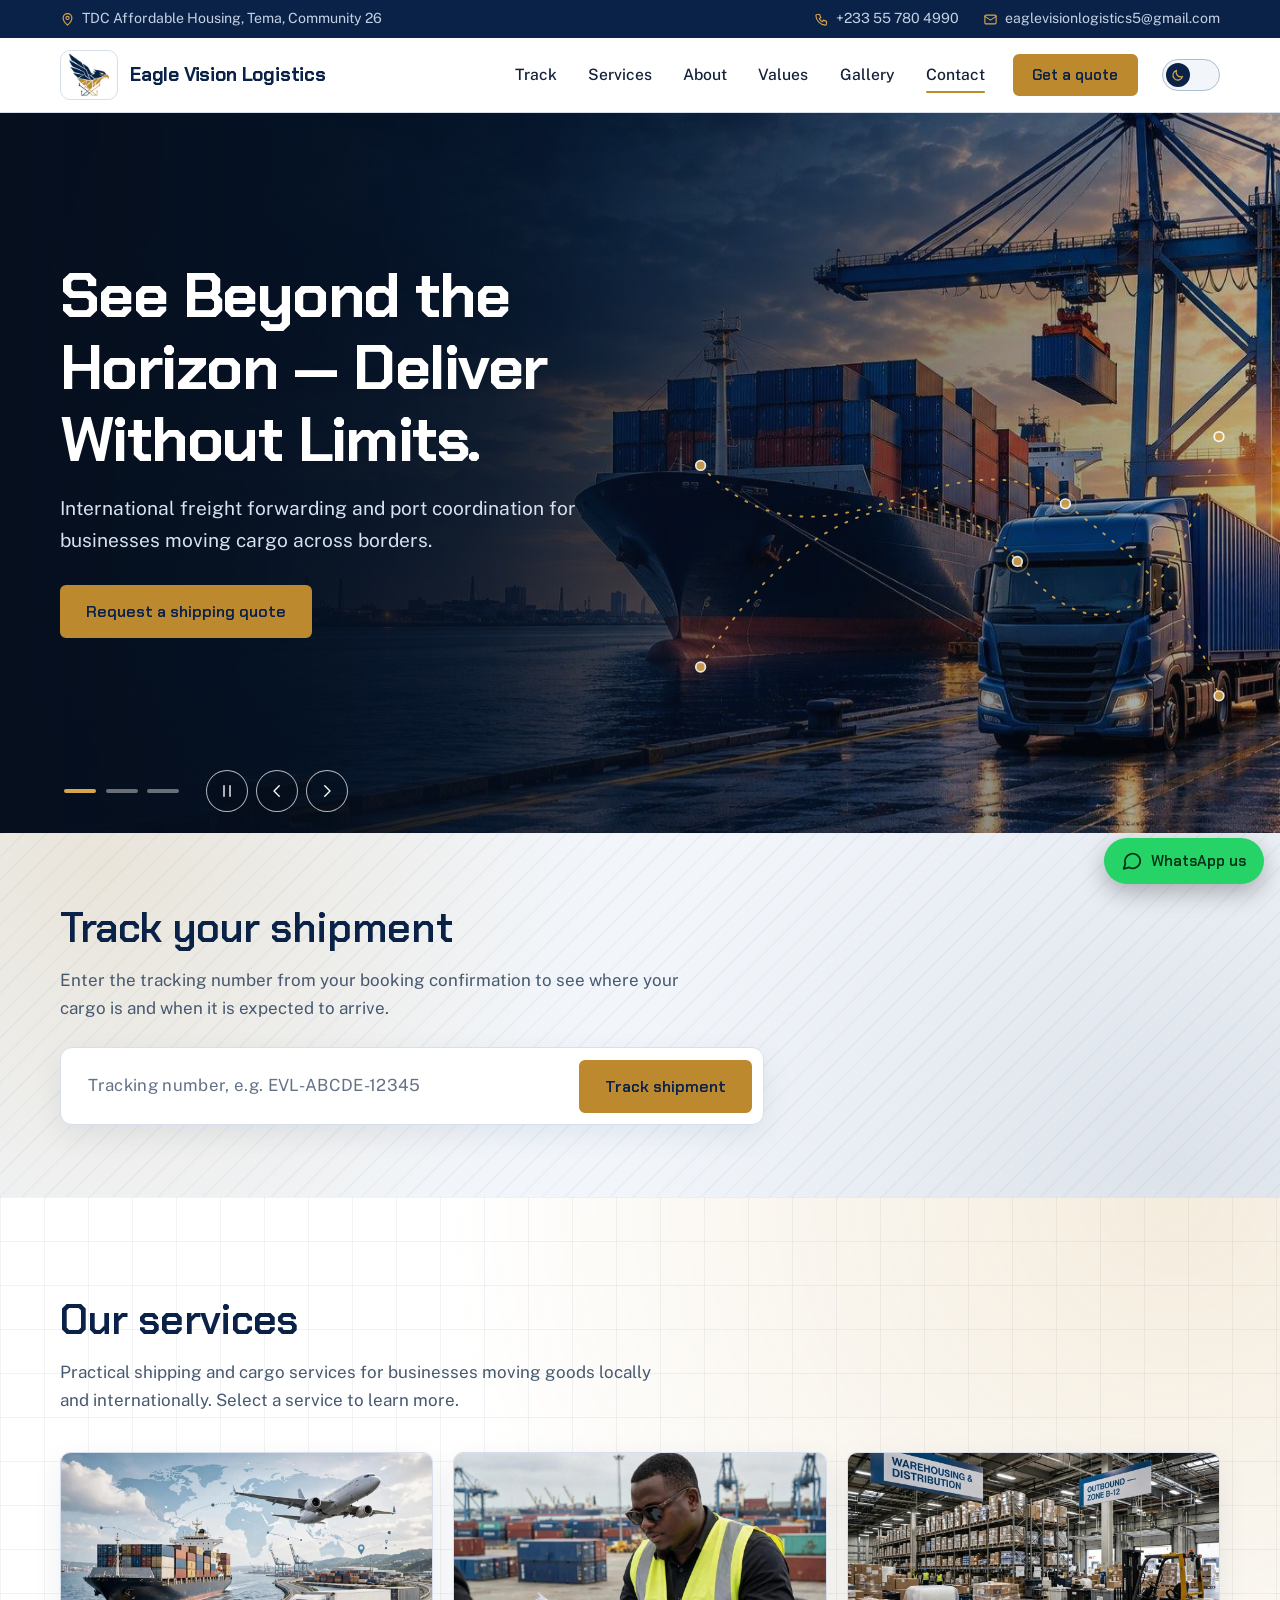
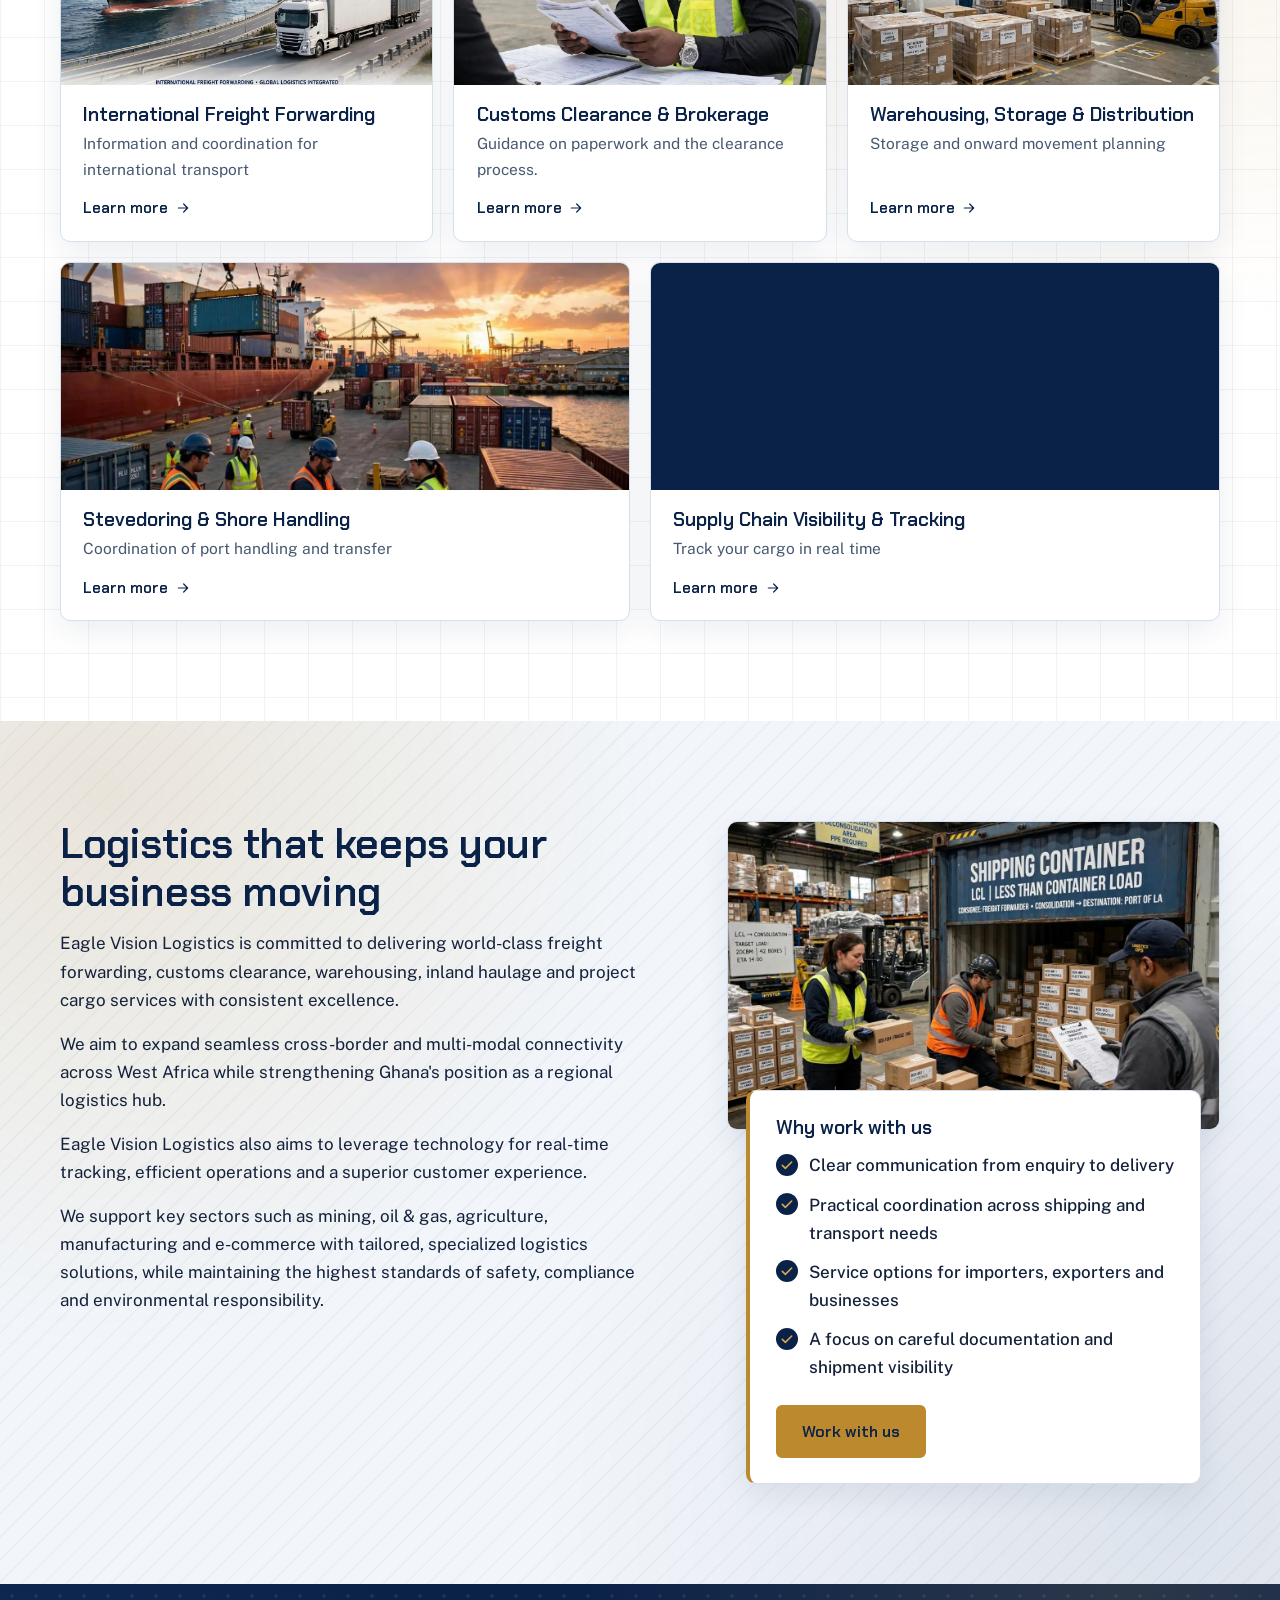
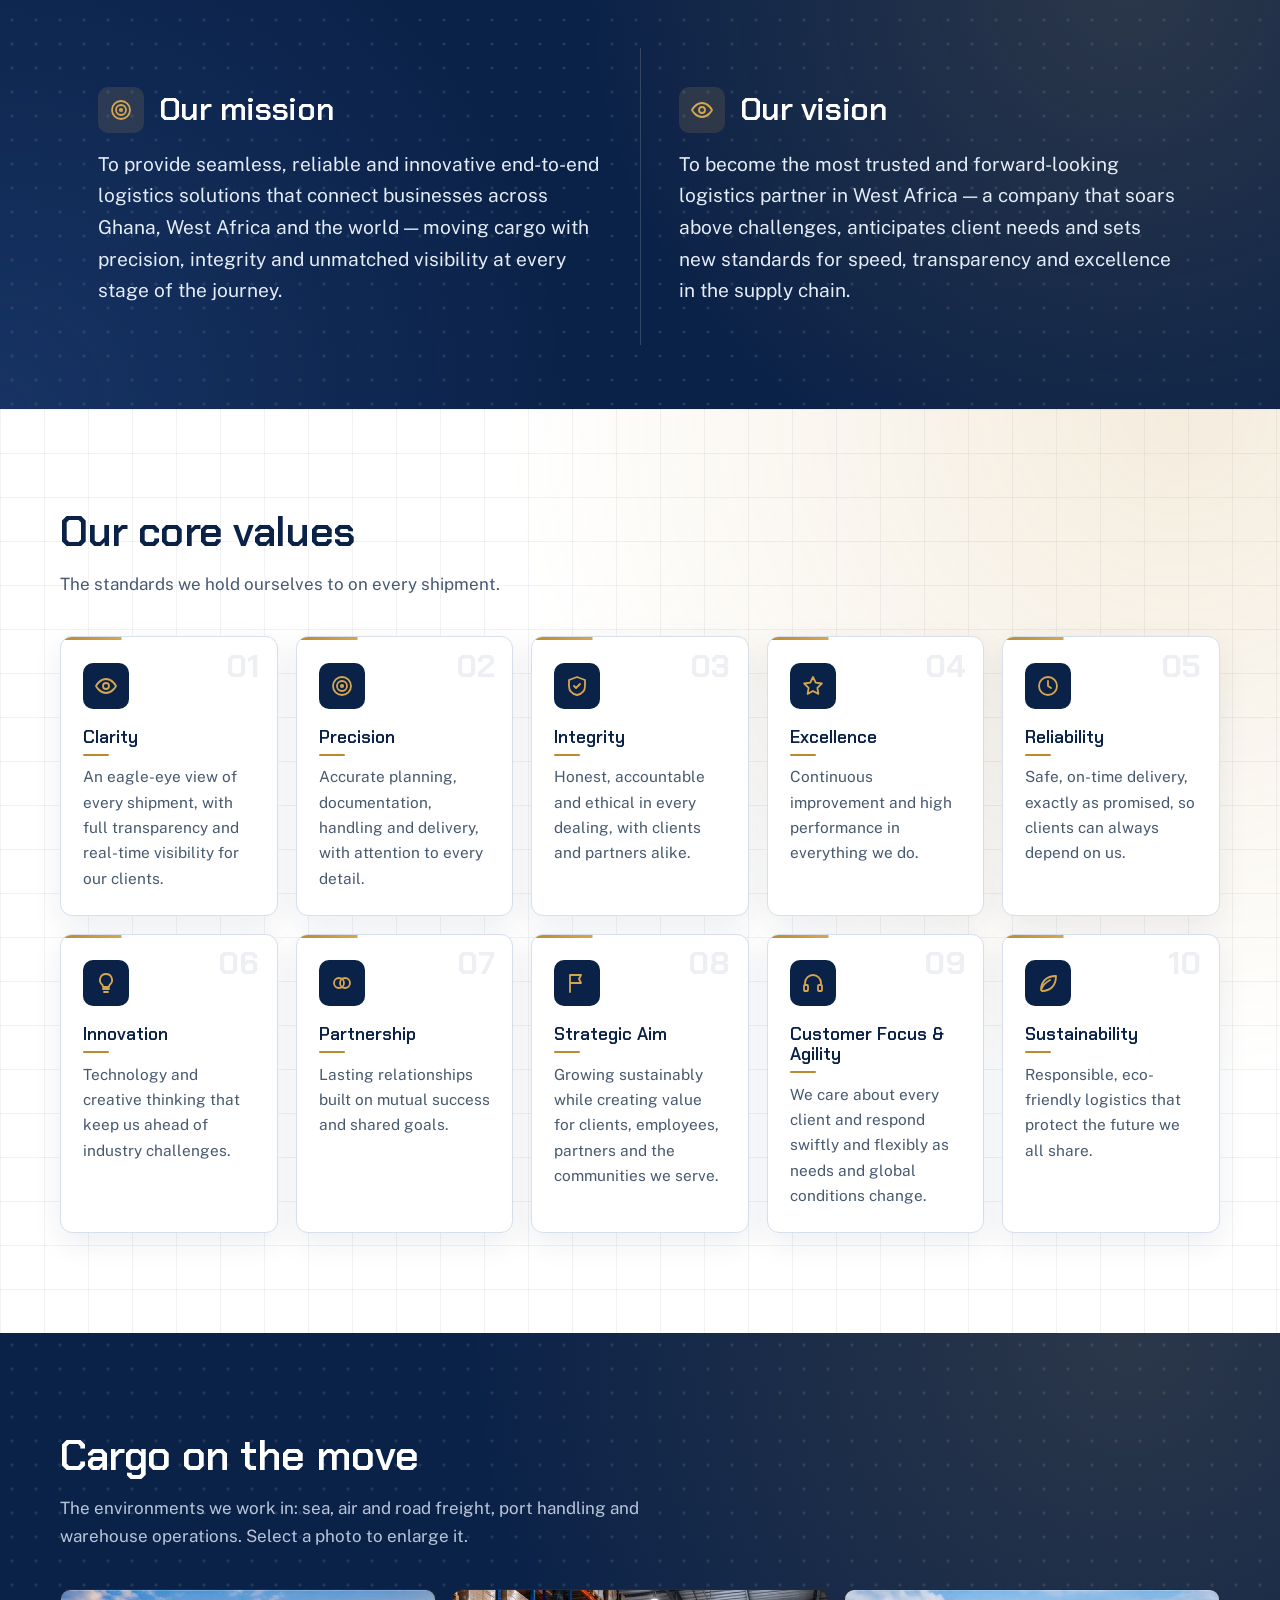
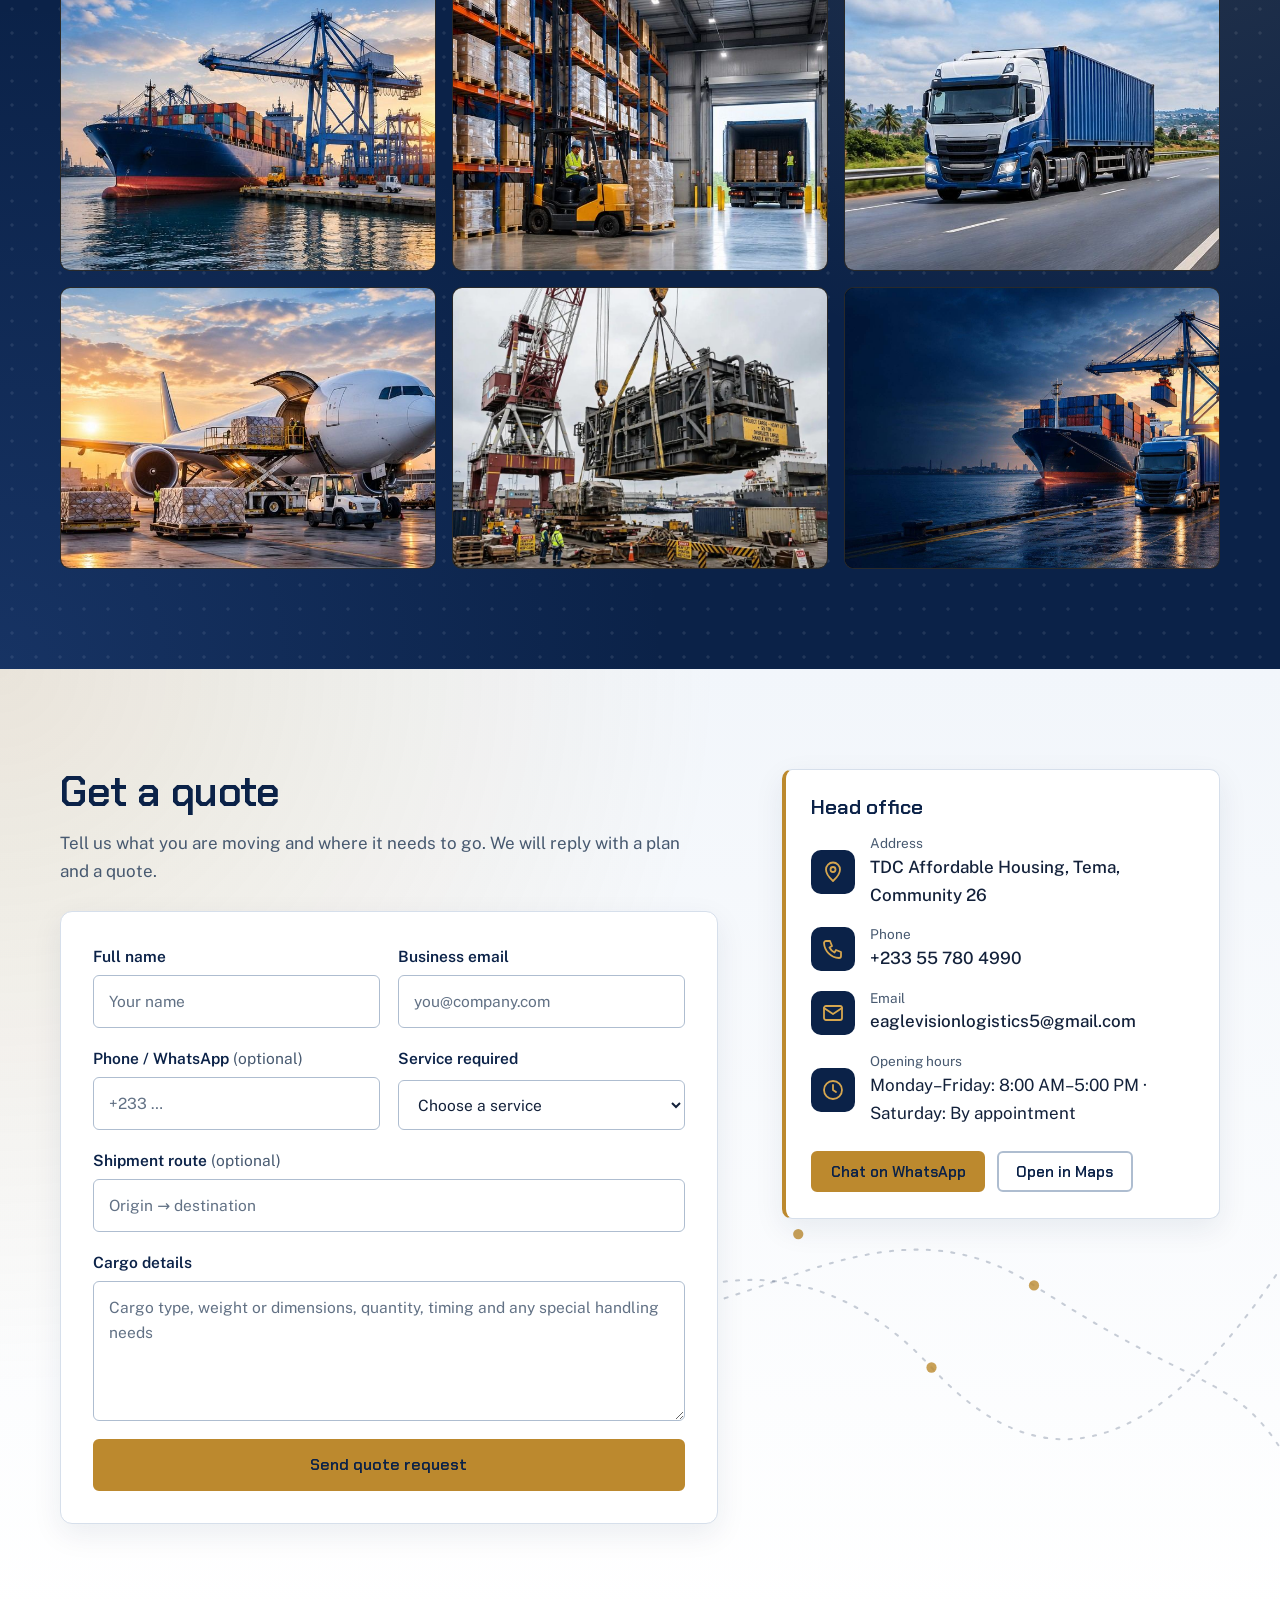
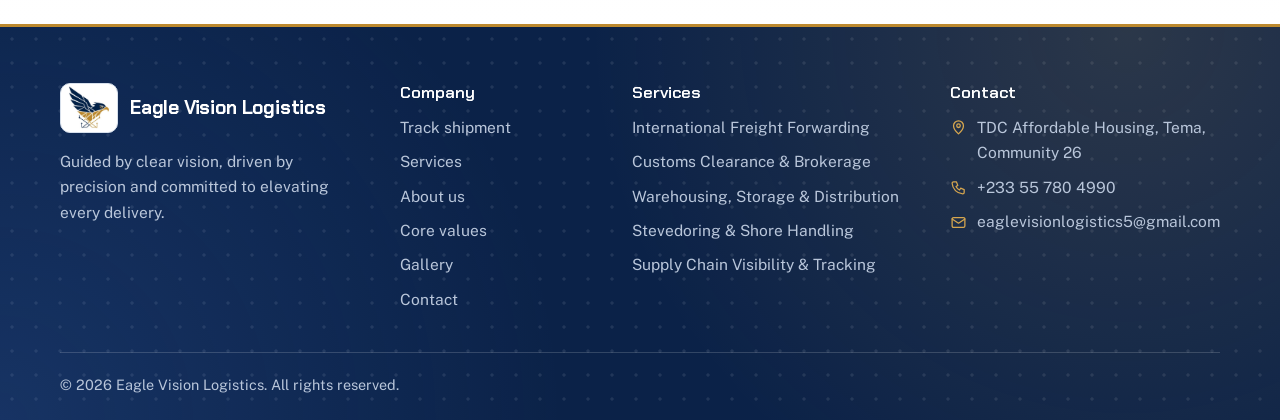
<file: index.html>
<!DOCTYPE html>
<html lang="en" data-theme="light">
<head>
<meta charset="utf-8">
<meta name="viewport" content="width=device-width, initial-scale=1">
<!--pr:head-->
<title>Eagle Vision Logistics | Freight Forwarding in Tema, Ghana</title>
<meta name="description" content="Eagle Vision Logistics in Tema, Ghana: international freight forwarding, customs clearance support, warehousing, port handling and shipment tracking.">
<meta name="robots" content="index, follow, max-image-preview:large, max-snippet:-1">
<link rel="canonical" href="https://evlogistics.github.io/">
<meta property="og:site_name" content="Eagle Vision Logistics">
<meta property="og:locale" content="en_GB">
<meta property="og:type" content="website">
<meta property="og:title" content="Eagle Vision Logistics | Freight Forwarding in Tema, Ghana">
<meta property="og:description" content="Eagle Vision Logistics in Tema, Ghana: international freight forwarding, customs clearance support, warehousing, port handling and shipment tracking.">
<meta property="og:url" content="https://evlogistics.github.io/">
<meta property="og:image" content="https://evlogistics.github.io/og-image.jpg">
<meta property="og:image:width" content="1200">
<meta property="og:image:height" content="630">
<meta property="og:image:alt" content="Eagle Vision Logistics: container ship, port cranes and a freight truck">
<meta name="twitter:card" content="summary_large_image">
<meta name="twitter:title" content="Eagle Vision Logistics | Freight Forwarding in Tema, Ghana">
<meta name="twitter:description" content="Eagle Vision Logistics in Tema, Ghana: international freight forwarding, customs clearance support, warehousing, port handling and shipment tracking.">
<meta name="twitter:image" content="https://evlogistics.github.io/og-image.jpg">
<link rel="preload" as="image" href="images/port-hero.jpg" fetchpriority="high">
<script type="application/ld+json">{"@context":"https://schema.org","@graph":[{"@type":"LocalBusiness","@id":"https://evlogistics.github.io/#organization","name":"Eagle Vision Logistics","url":"https://evlogistics.github.io/","logo":{"@type":"ImageObject","url":"https://evlogistics.github.io/logo-mark.png","width":240,"height":225},"image":["https://evlogistics.github.io/og-image.jpg"],"description":"Eagle Vision Logistics in Tema, Ghana: international freight forwarding, customs clearance support, warehousing, port handling and shipment tracking.","telephone":"+233 55 780 4990","email":"eaglevisionlogistics5@gmail.com","address":{"@type":"PostalAddress","streetAddress":"TDC Affordable Housing, Community 26","addressLocality":"Tema","addressRegion":"Greater Accra","addressCountry":"GH"},"areaServed":["Ghana","West Africa"],"openingHoursSpecification":[{"@type":"OpeningHoursSpecification","dayOfWeek":["Monday","Tuesday","Wednesday","Thursday","Friday"],"opens":"08:00","closes":"17:00"}],"contactPoint":[{"@type":"ContactPoint","telephone":"+233 55 780 4990","contactType":"customer service","areaServed":"GH","availableLanguage":"English"}],"hasOfferCatalog":{"@type":"OfferCatalog","name":"Freight and logistics services","itemListElement":[{"@type":"Offer","itemOffered":{"@type":"Service","name":"International Freight Forwarding","url":"https://evlogistics.github.io/services/freight-forwarding/"}},{"@type":"Offer","itemOffered":{"@type":"Service","name":"Customs Clearance & Brokerage","url":"https://evlogistics.github.io/services/customs-clearance/"}},{"@type":"Offer","itemOffered":{"@type":"Service","name":"Warehousing, Storage & Distribution","url":"https://evlogistics.github.io/services/warehousing-storage/"}},{"@type":"Offer","itemOffered":{"@type":"Service","name":"Stevedoring & Shore Handling","url":"https://evlogistics.github.io/services/stevedoring-shore-handling/"}},{"@type":"Offer","itemOffered":{"@type":"Service","name":"Supply Chain Visibility & Tracking","url":"https://evlogistics.github.io/services/shipment-tracking/"}}]}},{"@type":"WebSite","@id":"https://evlogistics.github.io/#website","url":"https://evlogistics.github.io/","name":"Eagle Vision Logistics","inLanguage":"en","publisher":{"@id":"https://evlogistics.github.io/#organization"}}]}</script>
<!--/pr:head-->
<meta name="color-scheme" content="light dark">
<meta name="theme-color" content="#0b2248">
<link rel="icon" type="image/png" href="favicon.png">
<link rel="apple-touch-icon" href="apple-touch-icon.png">

<!-- Apply the saved (or system) theme BEFORE anything paints, so there is no flash of the wrong theme. -->
<script>
(function () {
  var theme = null;
  try { theme = localStorage.getItem('evl-theme'); } catch (e) {}
  if (theme !== 'dark' && theme !== 'light') {
    theme = (window.matchMedia && matchMedia('(prefers-color-scheme: dark)').matches) ? 'dark' : 'light';
  }
  document.documentElement.setAttribute('data-theme', theme);
  var m = document.querySelector('meta[name="theme-color"]');
  if (m) m.setAttribute('content', theme === 'dark' ? '#0a1424' : '#0b2248');
})();
</script>

<link rel="preconnect" href="https://fonts.googleapis.com">
<link rel="preconnect" href="https://fonts.gstatic.com" crossorigin>
<link rel="stylesheet" href="styles.css">
<script src="data.js"></script>
<script src="shared.js"></script>
<script src="tracking.js"></script>
<script>
/* Font style: set  site.font  in data.js, or preview any preset with  ?font=NAME  (see shared.js for the list). */
(function () {
  var q = (location.search.match(/[?&]font=([a-z]+)/) || [])[1];
  var key = q || ((window.SITE || {}).site || {}).font || 'classic';
  if (window.EVL) window.EVL.applyFont(key);
})();
</script>
</head>
<body>
<a class="skip" href="#main">Skip to content</a>

<div class="topbar" id="topbar"><div class="wrap">
  <ul id="topAddr"><!--pr:topAddr--><li><svg viewBox="0 0 24 24" aria-hidden="true" focusable="false"><path d="M12 21s7-6.2 7-11.5A7 7 0 0 0 5 9.5C5 14.8 12 21 12 21z"/><circle cx="12" cy="9.5" r="2.5"/></svg><span>TDC Affordable Housing, Tema, Community 26</span></li><!--/pr:topAddr--></ul>
  <ul id="topContact"><!--pr:topContact--><li><svg viewBox="0 0 24 24" aria-hidden="true" focusable="false"><path d="M5 4h4l2 5-2.5 1.5a11 11 0 0 0 5 5L15 13l5 2v4a2 2 0 0 1-2 2A16 16 0 0 1 3 6a2 2 0 0 1 2-2z"/></svg><a href="tel:+233557804990">+233 55 780 4990</a></li><li><svg viewBox="0 0 24 24" aria-hidden="true" focusable="false"><rect x="3" y="5" width="18" height="14" rx="2"/><path d="M3 7l9 6 9-6"/></svg><a href="mailto:eaglevisionlogistics5@gmail.com">eaglevisionlogistics5@gmail.com</a></li><!--/pr:topContact--></ul>
</div></div>

<header class="site-header" id="header">
  <div class="wrap bar">
    <a class="brand" href="#home" aria-label="Eagle Vision Logistics, home">
      <span class="mark"><img src="logo-mark.png" alt="" width="240" height="225"></span>
      <span class="brand-name" id="nm">Eagle Vision Logistics</span>
    </a>

    <nav id="menu" aria-label="Main">
      <ul>
        <li><a href="#track">Track</a></li>
        <li><a href="#services">Services</a></li>
        <li><a href="#about">About</a></li>
        <li><a href="#values">Values</a></li>
        <li><a href="#gallery">Gallery</a></li>
        <li id="navTeam" hidden><a href="#team">Team</a></li>
        <li><a href="#contact">Contact</a></li>
        <li class="cta"><a class="btn sm" href="#contact">Get a quote</a></li>
      </ul>
    </nav>

    <div class="tools">
      <button class="switch" id="themeSwitch" type="button" role="switch" aria-checked="false" aria-label="Dark mode" title="Switch to dark mode">
        <span class="knob">
          <svg class="i-moon" viewBox="0 0 24 24" aria-hidden="true" focusable="false"><path d="M20 14.5A8 8 0 0 1 9.5 4 8.5 8.5 0 1 0 20 14.5z"/></svg>
          <svg class="i-sun" viewBox="0 0 24 24" aria-hidden="true" focusable="false"><circle cx="12" cy="12" r="4"/><path d="M12 2v2M12 20v2M4.9 4.9l1.4 1.4M17.7 17.7l1.4 1.4M2 12h2M20 12h2M4.9 19.1l1.4-1.4M17.7 6.3l1.4-1.4"/></svg>
        </span>
      </button>
      <button class="burger" id="burger" type="button" aria-label="Open menu" aria-expanded="false" aria-controls="menu"><span></span></button>
    </div>
  </div>
</header>

<main id="main">
  <!-- Hero -->
  <section class="hero" id="home" aria-label="Introduction">
    <!--pr:slides--><div id="slides" data-pr="1"><div class="slide on" role="group" aria-roledescription="slide" aria-label="Slide 1 of 3"><img src="images/port-hero.jpg" alt="" decoding="async" fetchpriority="high"><div class="wrap"><h1>See Beyond the Horizon — Deliver Without Limits.</h1><p>International freight forwarding and port coordination for businesses moving cargo across borders.</p><div class="actions"><a class="btn" href="#contact">Request a shipping quote</a></div></div></div><div class="slide" role="group" aria-roledescription="slide" aria-label="Slide 2 of 3"><img src="images/air-cargo.jpg" alt="" decoding="async" fetchpriority="low"><div class="wrap"><h2>One partner for sea, air and road freight</h2><p>Freight forwarding, customs clearance, warehousing and port handling, coordinated from booking to delivery.</p><div class="actions"><a class="btn" href="#services">Explore our services</a><a class="btn ghost" href="#contact">Get a quote</a></div></div></div><div class="slide" role="group" aria-roledescription="slide" aria-label="Slide 3 of 3"><img src="images/road-haulage.jpg" alt="" decoding="async" fetchpriority="low"><div class="wrap"><h2>Know where your cargo is, at every step</h2><p>Our tracking system gives you live location updates, status reports and estimated arrival times.</p><div class="actions"><a class="btn" href="#track">Track your shipment</a><a class="btn ghost" href="#contact">Get a quote</a></div></div></div></div><!--/pr:slides-->
    <svg class="route-art" viewBox="0 0 560 360" aria-hidden="true" focusable="false">
      <g fill="none" stroke="#d6a64f" stroke-width="2" stroke-linecap="round" stroke-dasharray="2 10">
        <path d="M10 300C120 120 260 90 340 190S500 260 550 60"/>
        <path d="M10 90C140 230 270 40 390 130S520 250 550 330"/>
      </g>
      <g fill="#d6a64f">
        <circle cx="10" cy="300" r="5"/><circle cx="340" cy="190" r="5"/><circle cx="550" cy="60" r="5"/>
        <circle cx="10" cy="90" r="5"/><circle cx="390" cy="130" r="5"/><circle cx="550" cy="330" r="5"/>
      </g>
      <g fill="none" stroke="#d6a64f" stroke-opacity=".45" stroke-width="1.5">
        <circle cx="340" cy="190" r="11"/><circle cx="550" cy="60" r="11"/><circle cx="390" cy="130" r="11"/>
      </g>
    </svg>
    <div class="ctl"><div class="wrap">
      <div class="dots" id="dots" role="group" aria-label="Choose slide"></div>
      <div class="arrows">
        <button class="arrow" id="pause" type="button" aria-label="Pause slideshow">
          <svg class="i-pause" viewBox="0 0 24 24" aria-hidden="true" focusable="false"><path d="M8 5v14M16 5v14"/></svg>
          <svg class="i-play" viewBox="0 0 24 24" aria-hidden="true" focusable="false"><path d="M8 5l11 7-11 7z"/></svg>
        </button>
        <button class="arrow" id="prev" type="button" aria-label="Previous slide"><svg viewBox="0 0 24 24" aria-hidden="true" focusable="false"><path d="M15 5l-7 7 7 7"/></svg></button>
        <button class="arrow" id="next" type="button" aria-label="Next slide"><svg viewBox="0 0 24 24" aria-hidden="true" focusable="false"><path d="M9 5l7 7-7 7"/></svg></button>
      </div>
    </div></div>
  </section>

  <!-- Shipment tracking -->
  <section id="track" class="tint track"><div class="wrap">
    <div class="head"><h2>Track your shipment</h2><p class="lead">Enter the tracking number from your booking confirmation to see where your cargo is and when it is expected to arrive.</p></div>
    <form id="trkForm" class="trk-form" novalidate>
      <label class="sr" for="trkNo">Tracking number</label>
      <input id="trkNo" name="track" placeholder="Tracking number, e.g. EVL-ABCDE-12345" autocomplete="off" autocapitalize="characters" spellcheck="false" maxlength="40" required>
      <button class="btn" type="submit" id="trkBtn">Track shipment</button>
    </form>
    <div id="trkOut" class="trk-out" role="status" aria-live="polite" tabindex="-1"></div>
  </div></section>

  <!-- Services -->
  <section id="services" class="bg-grid"><div class="wrap">
    <div class="head"><h2>Our services</h2><p class="lead">Practical shipping and cargo services for businesses moving goods locally and internationally. Select a service to learn more.</p></div>
    <div class="svcs" id="svcs"><!--pr:svcs--><a href="services/freight-forwarding/" class="svc" data-i="0" aria-haspopup="dialog"><div class="ph"><img src="images/services-mvtjzwjz.jpg" alt="Container ship, cargo aircraft and freight truck showing sea, air and road freight" loading="lazy" decoding="async"></div><div class="body"><h3>International Freight Forwarding</h3><p>Information and coordination for international transport</p><span class="more">Learn more <svg viewBox="0 0 24 24" aria-hidden="true" focusable="false"><path d="M5 12h14M13 6l6 6-6 6"/></svg></span></div></a><a href="services/customs-clearance/" class="svc" data-i="1" aria-haspopup="dialog"><div class="ph"><img src="images/services-mvtk1qkz.jpg" alt="Logistics officer in a high-visibility vest reviewing shipping documents at a container yard" loading="lazy" decoding="async"></div><div class="body"><h3>Customs Clearance &amp; Brokerage</h3><p>Guidance on paperwork and the clearance process.</p><span class="more">Learn more <svg viewBox="0 0 24 24" aria-hidden="true" focusable="false"><path d="M5 12h14M13 6l6 6-6 6"/></svg></span></div></a><a href="services/warehousing-storage/" class="svc" data-i="2" aria-haspopup="dialog"><div class="ph"><img src="images/services-mvtl7hjy.jpg" alt="Forklift and pallets of boxed goods inside a warehouse" loading="lazy" decoding="async"></div><div class="body"><h3>Warehousing, Storage &amp; Distribution</h3><p>Storage and onward movement planning</p><span class="more">Learn more <svg viewBox="0 0 24 24" aria-hidden="true" focusable="false"><path d="M5 12h14M13 6l6 6-6 6"/></svg></span></div></a><a href="services/stevedoring-shore-handling/" class="svc w3" data-i="3" aria-haspopup="dialog"><div class="ph"><img src="images/services-mvtlbccc.jpg" alt="Port workers in safety gear beside shipping containers and cranes at sunset" loading="lazy" decoding="async"></div><div class="body"><h3>Stevedoring &amp; Shore Handling</h3><p>Coordination of port handling and transfer</p><span class="more">Learn more <svg viewBox="0 0 24 24" aria-hidden="true" focusable="false"><path d="M5 12h14M13 6l6 6-6 6"/></svg></span></div></a><a href="services/shipment-tracking/" class="svc w3" data-i="4" aria-haspopup="dialog"><div class="ph"><img src="images/services-mvtn01hd.jpg" alt="Team member in a high-visibility vest explaining a shipment route map in an office" loading="lazy" decoding="async"></div><div class="body"><h3>Supply Chain Visibility &amp; Tracking</h3><p>Track your cargo in real time</p><span class="more">Learn more <svg viewBox="0 0 24 24" aria-hidden="true" focusable="false"><path d="M5 12h14M13 6l6 6-6 6"/></svg></span></div></a><!--/pr:svcs--></div>
  </div></section>

  <!-- About -->
  <section id="about" class="tint"><div class="wrap split">
    <div class="about-copy"><h2 id="aT"><!--pr:aT-->Logistics that keeps your business moving<!--/pr:aT--></h2><div id="a1"><!--pr:a1--><p>Eagle Vision Logistics is committed to delivering world-class freight forwarding, customs clearance, warehousing, inland haulage and project cargo services with consistent excellence.</p><p>We aim to expand seamless cross-border and multi-modal connectivity across West Africa while strengthening Ghana&#39;s position as a regional logistics hub.</p><p>Eagle Vision Logistics also aims to leverage technology for real-time tracking, efficient operations and a superior customer experience.</p><!--/pr:a1--></div><div id="a2"><!--pr:a2--><p>We support key sectors such as mining, oil &amp; gas, agriculture, manufacturing and e-commerce with tailored, specialized logistics solutions, while maintaining the highest standards of safety, compliance and environmental responsibility.</p><!--/pr:a2--></div></div>
    <div class="about-side">
      <!--pr:aImg--><figure class="about-img" id="aImg"><img src="images/services-mvtl7bbr.jpg" alt="Cargo handlers checking packed goods at a container" loading="lazy" decoding="async"></figure><!--/pr:aImg-->
      <div class="panel" id="whyPanel"><h3>Why work with us</h3><ul class="ticks" id="why"><!--pr:why--><li><svg viewBox="0 0 24 24" aria-hidden="true" focusable="false"><path d="M5 12.5l4.5 4.5L19 7.5"/></svg><span>Clear communication from enquiry to delivery</span></li><li><svg viewBox="0 0 24 24" aria-hidden="true" focusable="false"><path d="M5 12.5l4.5 4.5L19 7.5"/></svg><span>Practical coordination across shipping and transport needs</span></li><li><svg viewBox="0 0 24 24" aria-hidden="true" focusable="false"><path d="M5 12.5l4.5 4.5L19 7.5"/></svg><span>Service options for importers, exporters and businesses</span></li><li><svg viewBox="0 0 24 24" aria-hidden="true" focusable="false"><path d="M5 12.5l4.5 4.5L19 7.5"/></svg><span>A focus on careful documentation and shipment visibility</span></li><!--/pr:why--></ul><a class="btn" href="#contact">Work with us</a></div>
    </div>
  </div></section>

  <!-- Mission & vision -->
  <section id="purpose" class="band tight" aria-label="Mission and vision"><div class="wrap">
    <div class="purpose" id="purposeGrid"><!--pr:purposeGrid--><article><div class="ttl"><span class="ico"><svg viewBox="0 0 24 24" aria-hidden="true" focusable="false"><circle cx="12" cy="12" r="9"/><circle cx="12" cy="12" r="5"/><circle cx="12" cy="12" r="1.2"/></svg></span><h2>Our mission</h2></div><p>To provide seamless, reliable and innovative end-to-end logistics solutions that connect businesses across Ghana, West Africa and the world — moving cargo with precision, integrity and unmatched visibility at every stage of the journey.</p></article><article><div class="ttl"><span class="ico"><svg viewBox="0 0 24 24" aria-hidden="true" focusable="false"><path d="M2 12s3.6-7 10-7 10 7 10 7-3.6 7-10 7S2 12 2 12z"/><circle cx="12" cy="12" r="3"/></svg></span><h2>Our vision</h2></div><p>To become the most trusted and forward-looking logistics partner in West Africa — a company that soars above challenges, anticipates client needs and sets new standards for speed, transparency and excellence in the supply chain.</p></article><!--/pr:purposeGrid--></div>
  </div></section>

  <!-- Values -->
  <section id="values" class="bg-grid"><div class="wrap">
    <div class="head"><h2>Our core values</h2><p class="lead">The standards we hold ourselves to on every shipment.</p></div>
    <div class="values" id="vals"><!--pr:vals--><div class="vcard"><span class="num" aria-hidden="true">01</span><span class="ico"><svg viewBox="0 0 24 24" aria-hidden="true" focusable="false"><path d="M2 12s3.6-7 10-7 10 7 10 7-3.6 7-10 7S2 12 2 12z"/><circle cx="12" cy="12" r="3"/></svg></span><h3>Clarity</h3><p>An eagle-eye view of every shipment, with full transparency and real-time visibility for our clients.</p></div><div class="vcard"><span class="num" aria-hidden="true">02</span><span class="ico"><svg viewBox="0 0 24 24" aria-hidden="true" focusable="false"><circle cx="12" cy="12" r="9"/><circle cx="12" cy="12" r="5"/><circle cx="12" cy="12" r="1.2"/></svg></span><h3>Precision</h3><p>Accurate planning, documentation, handling and delivery, with attention to every detail.</p></div><div class="vcard"><span class="num" aria-hidden="true">03</span><span class="ico"><svg viewBox="0 0 24 24" aria-hidden="true" focusable="false"><path d="M12 3l8 3v6c0 5-3.4 8-8 9-4.6-1-8-4-8-9V6l8-3z"/><path d="M9 12l2 2 4-4"/></svg></span><h3>Integrity</h3><p>Honest, accountable and ethical in every dealing, with clients and partners alike.</p></div><div class="vcard"><span class="num" aria-hidden="true">04</span><span class="ico"><svg viewBox="0 0 24 24" aria-hidden="true" focusable="false"><path d="M12 3l2.7 5.6 6.1.9-4.4 4.3 1 6.1L12 17l-5.4 2.9 1-6.1L3.2 9.5l6.1-.9z"/></svg></span><h3>Excellence</h3><p>Continuous improvement and high performance in everything we do.</p></div><div class="vcard"><span class="num" aria-hidden="true">05</span><span class="ico"><svg viewBox="0 0 24 24" aria-hidden="true" focusable="false"><circle cx="12" cy="12" r="9"/><path d="M12 7v5l3 2"/></svg></span><h3>Reliability</h3><p>Safe, on-time delivery, exactly as promised, so clients can always depend on us.</p></div><div class="vcard"><span class="num" aria-hidden="true">06</span><span class="ico"><svg viewBox="0 0 24 24" aria-hidden="true" focusable="false"><path d="M9 18h6M10 21h4M12 3a6 6 0 0 0-4 10.5c.7.7 1 1.5 1 2.5h6c0-1 .3-1.8 1-2.5A6 6 0 0 0 12 3z"/></svg></span><h3>Innovation</h3><p>Technology and creative thinking that keep us ahead of industry challenges.</p></div><div class="vcard"><span class="num" aria-hidden="true">07</span><span class="ico"><svg viewBox="0 0 24 24" aria-hidden="true" focusable="false"><circle cx="9" cy="12" r="5"/><circle cx="15" cy="12" r="5"/></svg></span><h3>Partnership</h3><p>Lasting relationships built on mutual success and shared goals.</p></div><div class="vcard"><span class="num" aria-hidden="true">08</span><span class="ico"><svg viewBox="0 0 24 24" aria-hidden="true" focusable="false"><path d="M5 21V4M5 4h11l-2 4 2 4H5"/></svg></span><h3>Strategic Aim</h3><p>Growing sustainably while creating value for clients, employees, partners and the communities we serve.</p></div><div class="vcard"><span class="num" aria-hidden="true">09</span><span class="ico"><svg viewBox="0 0 24 24" aria-hidden="true" focusable="false"><path d="M4 14v-2a8 8 0 0 1 16 0v2"/><rect x="3" y="14" width="4" height="6" rx="1"/><rect x="17" y="14" width="4" height="6" rx="1"/></svg></span><h3>Customer Focus &amp; Agility</h3><p>We care about every client and respond swiftly and flexibly as needs and global conditions change.</p></div><div class="vcard"><span class="num" aria-hidden="true">10</span><span class="ico"><svg viewBox="0 0 24 24" aria-hidden="true" focusable="false"><path d="M5 19c0-8 5-14 15-14 0 10-6 15-14 15M5 19c2-5 5-8 9-10"/></svg></span><h3>Sustainability</h3><p>Responsible, eco-friendly logistics that protect the future we all share.</p></div><!--/pr:vals--></div>
    <div class="brochure" id="bro" hidden><h3>Want the full picture? Download our brochure.</h3><a class="btn" id="broL" download>Download brochure</a></div>
  </div></section>

  <!-- Gallery -->
  <section id="gallery" class="band"><div class="wrap">
    <div class="head"><h2>Cargo on the move</h2><p class="lead">The environments we work in: sea, air and road freight, port handling and warehouse operations. Select a photo to enlarge it.</p></div>
    <div class="gal" id="gal"><!--pr:gal--><button type="button" class="shot" data-i="0" aria-label="Enlarge photo: Container ship alongside cranes at a commercial port"><img src="images/container-ship.jpg" alt="Container ship alongside cranes at a commercial port" loading="lazy" decoding="async"></button><button type="button" class="shot" data-i="1" aria-label="Enlarge photo: Forklift moving palletised goods in a warehouse"><img src="images/warehouse-forklift.jpg" alt="Forklift moving palletised goods in a warehouse" loading="lazy" decoding="async"></button><button type="button" class="shot" data-i="2" aria-label="Enlarge photo: Container truck transporting cargo on a highway"><img src="images/road-haulage.jpg" alt="Container truck transporting cargo on a highway" loading="lazy" decoding="async"></button><button type="button" class="shot" data-i="3" aria-label="Enlarge photo: Cargo aircraft being loaded on the apron at sunset"><img src="images/air-cargo.jpg" alt="Cargo aircraft being loaded on the apron at sunset" loading="lazy" decoding="async"></button><button type="button" class="shot" data-i="4" aria-label="Enlarge photo: Port crane lifting heavy equipment onto a vessel"><img src="images/services-mvtkxv0b.jpg" alt="Port crane lifting heavy equipment onto a vessel" loading="lazy" decoding="async"></button><button type="button" class="shot" data-i="5" aria-label="Enlarge photo: Container vessel and port cranes handling cargo"><img src="images/port-hero.jpg" alt="Container vessel and port cranes handling cargo" loading="lazy" decoding="async"></button><!--/pr:gal--></div>
  </div></section>

  <!-- Team -->
  <section id="team" class="tint" hidden><div class="wrap">
    <div class="head"><h2>Meet the team</h2><p class="lead">Experienced people in port, cargo and customs operations.</p></div>
    <div class="team" id="tm"><!--pr:tm--><!--/pr:tm--></div>
  </div></section>

  <!-- Testimonial / partners (hidden until content is added) -->
  <section id="testi" class="bg-grid" hidden><div class="wrap"><blockquote id="q"><!--pr:q--><!--/pr:q--></blockquote><div class="logos" id="logos"><!--pr:logos--><!--/pr:logos--></div></div></section>

  <!-- Contact -->
  <section id="contact" class="route"><div class="wrap contact-grid">
    <div>
      <div class="head"><h2>Get a quote</h2><p class="lead">Tell us what you are moving and where it needs to go. We will reply with a plan and a quote.</p></div>
      <form id="frm" class="card-form" novalidate>
        <input type="hidden" name="_subject" value="New quote request - Eagle Vision website">
        <input type="hidden" name="_captcha" value="false">
        <input type="hidden" name="_template" value="table">
        <input type="text" name="_honey" class="hp" tabindex="-1" autocomplete="off" aria-hidden="true">
        <div class="form-row">
          <label>Full name<input name="name" autocomplete="name" placeholder="Your name" required></label>
          <label>Business email<input type="email" name="email" autocomplete="email" placeholder="you@company.com" required></label>
        </div>
        <div class="form-row">
          <label><span>Phone / WhatsApp <span class="opt">(optional)</span></span><input name="phone" type="tel" autocomplete="tel" placeholder="+233 …"></label>
          <label>Service required
            <select name="service" required>
              <option value="">Choose a service</option>
              <option>Freight forwarding (sea, air, road)</option>
              <option>Customs clearance &amp; brokerage</option>
              <option>Warehousing, storage &amp; distribution</option>
              <option>Stevedoring / shore handling</option>
              <option>Supply chain visibility / tracking</option>
              <option>Other</option>
            </select>
          </label>
        </div>
        <label><span>Shipment route <span class="opt">(optional)</span></span><input name="route" placeholder="Origin → destination"></label>
        <label>Cargo details<textarea name="message" placeholder="Cargo type, weight or dimensions, quantity, timing and any special handling needs" required></textarea></label>
        <button class="btn" type="submit" id="sendBtn">Send quote request</button>
        <p class="form-note" id="formNote" role="status" aria-live="polite" hidden></p>
      </form>
    </div>
    <aside class="panel info" aria-label="Contact details">
      <h3>Head office</h3>
      <ul class="rows" id="cRows"><!--pr:cRows--><li><span class="ico"><svg viewBox="0 0 24 24" aria-hidden="true" focusable="false"><path d="M12 21s7-6.2 7-11.5A7 7 0 0 0 5 9.5C5 14.8 12 21 12 21z"/><circle cx="12" cy="9.5" r="2.5"/></svg></span><div><small>Address</small><a href="https://www.google.com/maps/search/?api=1&amp;query=TDC%20Affordable%20Housing%2C%20Tema%2C%20Community%2026%2C%20Ghana" target="_blank" rel="noopener">TDC Affordable Housing, Tema, Community 26</a></div></li><li><span class="ico"><svg viewBox="0 0 24 24" aria-hidden="true" focusable="false"><path d="M5 4h4l2 5-2.5 1.5a11 11 0 0 0 5 5L15 13l5 2v4a2 2 0 0 1-2 2A16 16 0 0 1 3 6a2 2 0 0 1 2-2z"/></svg></span><div><small>Phone</small><a href="tel:+233557804990">+233 55 780 4990</a></div></li><li><span class="ico"><svg viewBox="0 0 24 24" aria-hidden="true" focusable="false"><rect x="3" y="5" width="18" height="14" rx="2"/><path d="M3 7l9 6 9-6"/></svg></span><div><small>Email</small><a href="mailto:eaglevisionlogistics5@gmail.com">eaglevisionlogistics5@gmail.com</a></div></li><li><span class="ico"><svg viewBox="0 0 24 24" aria-hidden="true" focusable="false"><circle cx="12" cy="12" r="9"/><path d="M12 7v5l3 2"/></svg></span><div><small>Opening hours</small><span>Monday–Friday: 8:00 AM–5:00 PM · Saturday: By appointment</span></div></li><!--/pr:cRows--></ul>
      <div class="info-actions" id="cActions"><!--pr:cActions--><a class="btn sm" target="_blank" rel="noopener" href="https://wa.me/233536430040?text=Hello%20Eagle%20Vision%20Logistics%2C%20I%20would%20like%20a%20quote.">Chat on WhatsApp</a><a class="btn sm ghost-ink" target="_blank" rel="noopener" href="https://www.google.com/maps/search/?api=1&amp;query=TDC%20Affordable%20Housing%2C%20Tema%2C%20Community%2026%2C%20Ghana">Open in Maps</a><!--/pr:cActions--></div>
    </aside>
  </div></section>
</main>

<footer class="band footer"><div class="wrap">
  <div class="fg">
    <div>
      <a class="brand brand-foot" href="#home"><span class="mark"><img src="logo-mark.png" alt="" width="240" height="225"></span><span class="brand-name nm2"><!--pr:nm-->Eagle Vision Logistics<!--/pr:nm--></span></a>
      <p class="foot-about">Guided by clear vision, driven by precision and committed to elevating every delivery.</p>
    </div>
    <div><h3>Company</h3><ul class="flinks" id="fLinks"><!--pr:fLinks--><li><a href="#track">Track shipment</a></li><li><a href="#services">Services</a></li><li><a href="#about">About us</a></li><li><a href="#values">Core values</a></li><li><a href="#gallery">Gallery</a></li><li><a href="#contact">Contact</a></li><!--/pr:fLinks--></ul></div>
    <div><h3>Services</h3><ul class="flinks" id="fServices"><!--pr:fServices--><li><a href="services/freight-forwarding/">International Freight Forwarding</a></li><li><a href="services/customs-clearance/">Customs Clearance &amp; Brokerage</a></li><li><a href="services/warehousing-storage/">Warehousing, Storage &amp; Distribution</a></li><li><a href="services/stevedoring-shore-handling/">Stevedoring &amp; Shore Handling</a></li><li><a href="services/shipment-tracking/">Supply Chain Visibility &amp; Tracking</a></li><!--/pr:fServices--></ul></div>
    <div><h3>Contact</h3><ul class="flinks" id="fContact"><!--pr:fContact--><li><svg viewBox="0 0 24 24" aria-hidden="true" focusable="false"><path d="M12 21s7-6.2 7-11.5A7 7 0 0 0 5 9.5C5 14.8 12 21 12 21z"/><circle cx="12" cy="9.5" r="2.5"/></svg><span>TDC Affordable Housing, Tema, Community 26</span></li><li><svg viewBox="0 0 24 24" aria-hidden="true" focusable="false"><path d="M5 4h4l2 5-2.5 1.5a11 11 0 0 0 5 5L15 13l5 2v4a2 2 0 0 1-2 2A16 16 0 0 1 3 6a2 2 0 0 1 2-2z"/></svg><a href="tel:+233557804990">+233 55 780 4990</a></li><li><svg viewBox="0 0 24 24" aria-hidden="true" focusable="false"><rect x="3" y="5" width="18" height="14" rx="2"/><path d="M3 7l9 6 9-6"/></svg><a href="mailto:eaglevisionlogistics5@gmail.com">eaglevisionlogistics5@gmail.com</a></li><!--/pr:fContact--></ul></div>
  </div>
  <p class="copy">&copy; <span id="yr"><!--pr:yr-->2026<!--/pr:yr--></span> <span class="nm2"><!--pr:nm-->Eagle Vision Logistics<!--/pr:nm--></span>. All rights reserved.</p>
</div></footer>

<a class="wa" id="wa" target="_blank" rel="noopener" href="https://wa.me/233536430040?text=Hello%20Eagle%20Vision%20Logistics%2C%20I%20would%20like%20a%20quote.">
  <svg viewBox="0 0 24 24" aria-hidden="true" focusable="false"><path d="M21 11.5a8.4 8.4 0 0 1-12.4 7.4L3 20.5l1.7-5.4A8.4 8.4 0 1 1 21 11.5z"/></svg>
  <span>WhatsApp us</span>
</a>

<dialog id="dlg" aria-labelledby="dt">
  <button class="x" id="dx" type="button" aria-label="Close"><svg viewBox="0 0 24 24" aria-hidden="true" focusable="false"><path d="M6 6l12 12M18 6L6 18"/></svg></button>
  <div class="dimg" id="dimg"></div>
  <div class="dbody"><h3 id="dt"></h3><p id="dp" class="lead"></p>
    <p><a class="dmore" id="dm" href="#" hidden>Read the full service page</a></p>
    <div class="dact"><a class="btn" href="#contact" id="dq">Request a quote</a> <button class="btn ghost-ink" id="dc" type="button">Close</button></div></div>
</dialog>

<dialog id="lb" class="lightbox" aria-label="Photo viewer">
  <button class="x" id="lx" type="button" aria-label="Close photo"><svg viewBox="0 0 24 24" aria-hidden="true" focusable="false"><path d="M6 6l12 12M18 6L6 18"/></svg></button>
  <img id="lbImg" alt="">
  <p id="lbCap"></p>
</dialog>

<noscript><p class="noscript">The quote form, shipment tracking and photo viewer need JavaScript. Please enable it for the full experience, or call or WhatsApp us.</p></noscript>
<script src="script.js"></script>
</body>
</html>
</file>
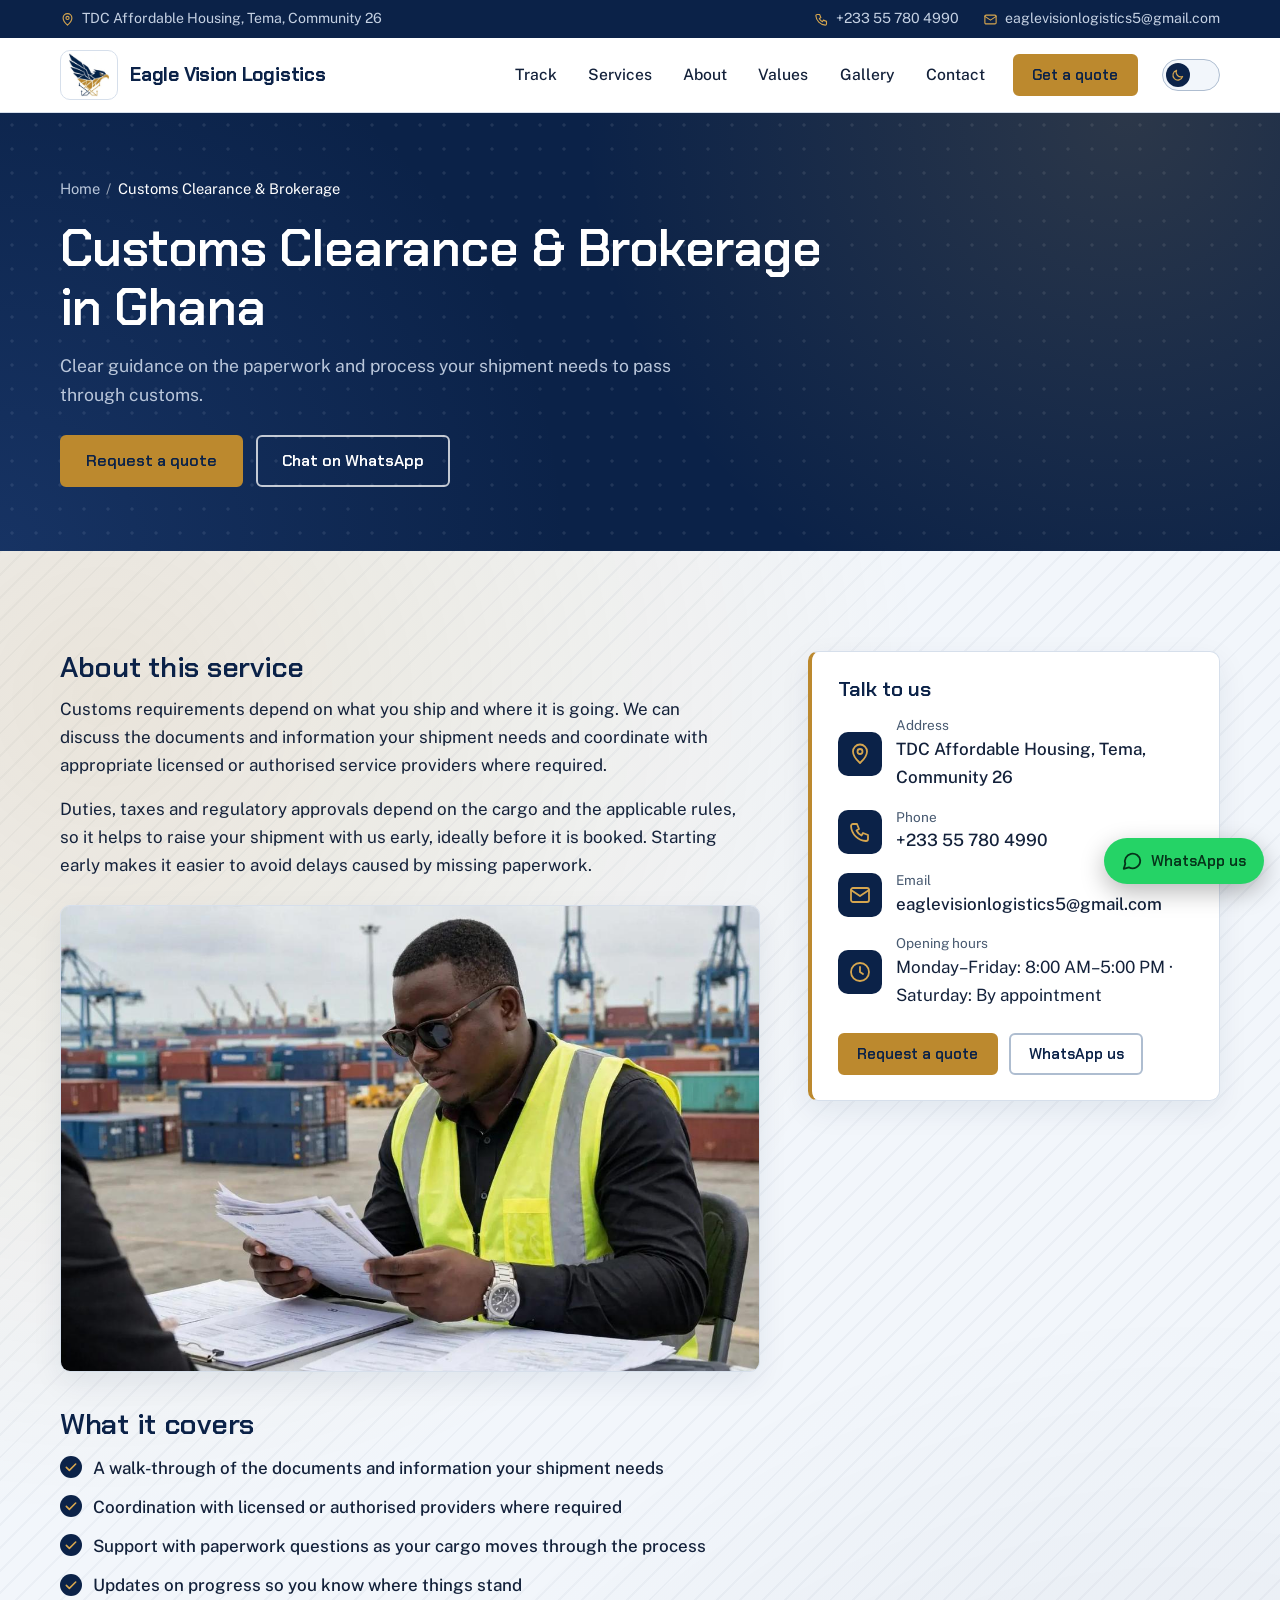
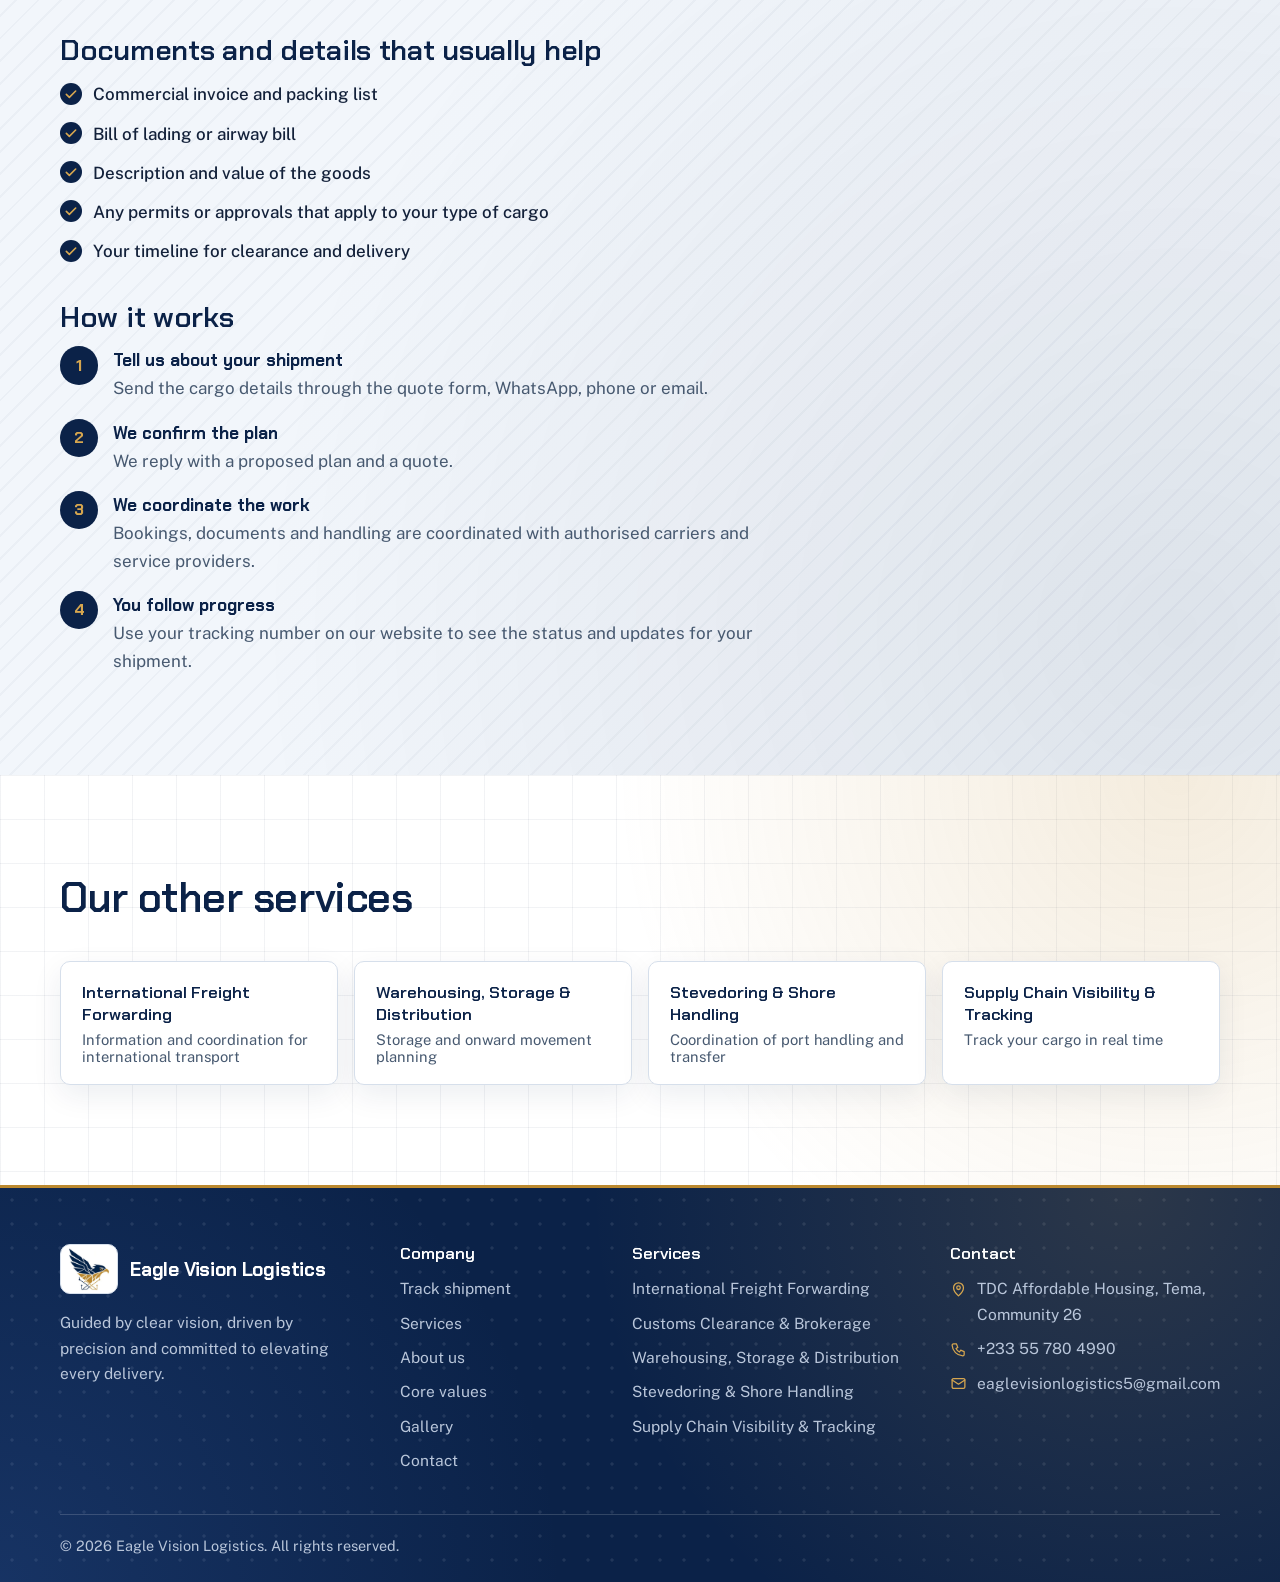
<file: services/customs-clearance/index.html>
<!DOCTYPE html>
<html lang="en" data-theme="light">
<head>
<meta charset="utf-8">
<meta name="viewport" content="width=device-width, initial-scale=1">
<title>Customs Clearance Support in Ghana | Eagle Vision Logistics</title>
<meta name="description" content="Guidance on customs paperwork and the clearance process for cargo moving through Ghana, coordinated with licensed providers. Request a quote.">
<meta name="robots" content="index, follow, max-image-preview:large">
<link rel="canonical" href="https://evlogistics.github.io/services/customs-clearance/">
<meta name="color-scheme" content="light dark">
<meta name="theme-color" content="#0b2248">
<meta property="og:site_name" content="Eagle Vision Logistics">
<meta property="og:locale" content="en_GB">
<meta property="og:type" content="website">
<meta property="og:title" content="Customs Clearance Support in Ghana | Eagle Vision Logistics">
<meta property="og:description" content="Guidance on customs paperwork and the clearance process for cargo moving through Ghana, coordinated with licensed providers. Request a quote.">
<meta property="og:url" content="https://evlogistics.github.io/services/customs-clearance/">
<meta property="og:image" content="https://evlogistics.github.io/og-image.jpg">
<meta property="og:image:width" content="1200">
<meta property="og:image:height" content="630">
<meta property="og:image:alt" content="Eagle Vision Logistics: container ship, port cranes and a freight truck">
<meta name="twitter:card" content="summary_large_image">
<meta name="twitter:title" content="Customs Clearance Support in Ghana | Eagle Vision Logistics">
<meta name="twitter:description" content="Guidance on customs paperwork and the clearance process for cargo moving through Ghana, coordinated with licensed providers. Request a quote.">
<meta name="twitter:image" content="https://evlogistics.github.io/og-image.jpg">
<script type="application/ld+json">{"@context":"https://schema.org","@graph":[{"@type":"Service","@id":"https://evlogistics.github.io/services/customs-clearance/#service","name":"Customs Clearance & Brokerage","description":"Guidance on customs paperwork and the clearance process for cargo moving through Ghana, coordinated with licensed providers. Request a quote.","url":"https://evlogistics.github.io/services/customs-clearance/","areaServed":["Ghana","West Africa"],"provider":{"@id":"https://evlogistics.github.io/#organization"}},{"@type":"BreadcrumbList","itemListElement":[{"@type":"ListItem","position":1,"name":"Home","item":"https://evlogistics.github.io/"},{"@type":"ListItem","position":2,"name":"Customs Clearance & Brokerage","item":"https://evlogistics.github.io/services/customs-clearance/"}]},{"@type":"LocalBusiness","@id":"https://evlogistics.github.io/#organization","name":"Eagle Vision Logistics","url":"https://evlogistics.github.io/","logo":{"@type":"ImageObject","url":"https://evlogistics.github.io/logo-mark.png","width":240,"height":225},"image":["https://evlogistics.github.io/og-image.jpg"],"description":"Eagle Vision Logistics in Tema, Ghana: international freight forwarding, customs clearance support, warehousing, port handling and shipment tracking.","telephone":"+233 55 780 4990","email":"eaglevisionlogistics5@gmail.com","address":{"@type":"PostalAddress","streetAddress":"TDC Affordable Housing, Community 26","addressLocality":"Tema","addressRegion":"Greater Accra","addressCountry":"GH"},"areaServed":["Ghana","West Africa"],"openingHoursSpecification":[{"@type":"OpeningHoursSpecification","dayOfWeek":["Monday","Tuesday","Wednesday","Thursday","Friday"],"opens":"08:00","closes":"17:00"}],"contactPoint":[{"@type":"ContactPoint","telephone":"+233 55 780 4990","contactType":"customer service","areaServed":"GH","availableLanguage":"English"}],"hasOfferCatalog":{"@type":"OfferCatalog","name":"Freight and logistics services","itemListElement":[{"@type":"Offer","itemOffered":{"@type":"Service","name":"International Freight Forwarding","url":"https://evlogistics.github.io/services/freight-forwarding/"}},{"@type":"Offer","itemOffered":{"@type":"Service","name":"Customs Clearance & Brokerage","url":"https://evlogistics.github.io/services/customs-clearance/"}},{"@type":"Offer","itemOffered":{"@type":"Service","name":"Warehousing, Storage & Distribution","url":"https://evlogistics.github.io/services/warehousing-storage/"}},{"@type":"Offer","itemOffered":{"@type":"Service","name":"Stevedoring & Shore Handling","url":"https://evlogistics.github.io/services/stevedoring-shore-handling/"}},{"@type":"Offer","itemOffered":{"@type":"Service","name":"Supply Chain Visibility & Tracking","url":"https://evlogistics.github.io/services/shipment-tracking/"}}]}}]}</script>
<link rel="icon" type="image/png" href="../../favicon.png">
<link rel="apple-touch-icon" href="../../apple-touch-icon.png">
<script>
(function () {
  var theme = null;
  try { theme = localStorage.getItem('evl-theme'); } catch (e) {}
  if (theme !== 'dark' && theme !== 'light') {
    theme = (window.matchMedia && matchMedia('(prefers-color-scheme: dark)').matches) ? 'dark' : 'light';
  }
  document.documentElement.setAttribute('data-theme', theme);
  var m = document.querySelector('meta[name="theme-color"]');
  if (m) m.setAttribute('content', theme === 'dark' ? '#0a1424' : '#0b2248');
})();
</script>
<link rel="preconnect" href="https://fonts.googleapis.com">
<link rel="preconnect" href="https://fonts.gstatic.com" crossorigin>
<link rel="stylesheet" href="../../styles.css">
<script src="../../data.js"></script>
<script src="../../shared.js"></script>
<script>
(function () {
  var q = (location.search.match(/[?&]font=([a-z]+)/) || [])[1];
  var key = q || ((window.SITE || {}).site || {}).font || 'classic';
  if (window.EVL) window.EVL.applyFont(key);
})();
</script>
</head>
<body>
<a class="skip" href="#main">Skip to content</a>
<div class="topbar" id="topbar"><div class="wrap">
  <ul id="topAddr"><!--pr:topAddr--><li><svg viewBox="0 0 24 24" aria-hidden="true" focusable="false"><path d="M12 21s7-6.2 7-11.5A7 7 0 0 0 5 9.5C5 14.8 12 21 12 21z"/><circle cx="12" cy="9.5" r="2.5"/></svg><span>TDC Affordable Housing, Tema, Community 26</span></li><!--/pr:topAddr--></ul>
  <ul id="topContact"><!--pr:topContact--><li><svg viewBox="0 0 24 24" aria-hidden="true" focusable="false"><path d="M5 4h4l2 5-2.5 1.5a11 11 0 0 0 5 5L15 13l5 2v4a2 2 0 0 1-2 2A16 16 0 0 1 3 6a2 2 0 0 1 2-2z"/></svg><a href="tel:+233557804990">+233 55 780 4990</a></li><li><svg viewBox="0 0 24 24" aria-hidden="true" focusable="false"><rect x="3" y="5" width="18" height="14" rx="2"/><path d="M3 7l9 6 9-6"/></svg><a href="mailto:eaglevisionlogistics5@gmail.com">eaglevisionlogistics5@gmail.com</a></li><!--/pr:topContact--></ul>
</div></div>

<header class="site-header" id="header">
  <div class="wrap bar">
    <a class="brand" href="../../" aria-label="Eagle Vision Logistics, home">
      <span class="mark"><img src="../../logo-mark.png" alt="" width="240" height="225"></span>
      <span class="brand-name" id="nm">Eagle Vision Logistics</span>
    </a>

    <nav id="menu" aria-label="Main">
      <ul>
        <li><a href="../../#track">Track</a></li>
        <li><a href="../../#services">Services</a></li>
        <li><a href="../../#about">About</a></li>
        <li><a href="../../#values">Values</a></li>
        <li><a href="../../#gallery">Gallery</a></li>
        <li id="navTeam" hidden><a href="../../#team">Team</a></li>
        <li><a href="../../#contact">Contact</a></li>
        <li class="cta"><a class="btn sm" href="../../#contact">Get a quote</a></li>
      </ul>
    </nav>

    <div class="tools">
      <button class="switch" id="themeSwitch" type="button" role="switch" aria-checked="false" aria-label="Dark mode" title="Switch to dark mode">
        <span class="knob">
          <svg class="i-moon" viewBox="0 0 24 24" aria-hidden="true" focusable="false"><path d="M20 14.5A8 8 0 0 1 9.5 4 8.5 8.5 0 1 0 20 14.5z"/></svg>
          <svg class="i-sun" viewBox="0 0 24 24" aria-hidden="true" focusable="false"><circle cx="12" cy="12" r="4"/><path d="M12 2v2M12 20v2M4.9 4.9l1.4 1.4M17.7 17.7l1.4 1.4M2 12h2M20 12h2M4.9 19.1l1.4-1.4M17.7 6.3l1.4-1.4"/></svg>
        </span>
      </button>
      <button class="burger" id="burger" type="button" aria-label="Open menu" aria-expanded="false" aria-controls="menu"><span></span></button>
    </div>
  </div>
</header>
<main id="main">
<section class="band tight page-head"><div class="wrap">
<div class="crumbs" role="navigation" aria-label="Breadcrumb"><ol><li><a href="../../">Home</a></li><li aria-current="page">Customs Clearance &amp; Brokerage</li></ol></div>
<h1>Customs Clearance &amp; Brokerage in Ghana</h1>
<p class="lead">Clear guidance on the paperwork and process your shipment needs to pass through customs.</p>
<div class="actions"><a class="btn" href="../../#contact">Request a quote</a><a class="btn ghost" target="_blank" rel="noopener" href="https://wa.me/233536430040?text=Hello%20Eagle%20Vision%20Logistics%2C%20I%20would%20like%20a%20quote%20for%20Customs%20Clearance%20%26%20Brokerage.">Chat on WhatsApp</a></div>
</div></section>
<section class="tint"><div class="wrap svc-layout">
<article class="prose">
<h2>About this service</h2>
<p>Customs requirements depend on what you ship and where it is going. We can discuss the documents and information your shipment needs and coordinate with appropriate licensed or authorised service providers where required.</p>
<p>Duties, taxes and regulatory approvals depend on the cargo and the applicable rules, so it helps to raise your shipment with us early, ideally before it is booked. Starting early makes it easier to avoid delays caused by missing paperwork.</p>
<figure><img src="../../images/services-mvtk1qkz.jpg" alt="Logistics officer in a high-visibility vest reviewing shipping documents at a container yard" width="1200" height="800" loading="lazy" decoding="async"></figure>
<h2>What it covers</h2>
<ul class="ticks"><li><svg viewBox="0 0 24 24" aria-hidden="true" focusable="false"><path d="M5 12.5l4.5 4.5L19 7.5"/></svg><span>A walk-through of the documents and information your shipment needs</span></li><li><svg viewBox="0 0 24 24" aria-hidden="true" focusable="false"><path d="M5 12.5l4.5 4.5L19 7.5"/></svg><span>Coordination with licensed or authorised providers where required</span></li><li><svg viewBox="0 0 24 24" aria-hidden="true" focusable="false"><path d="M5 12.5l4.5 4.5L19 7.5"/></svg><span>Support with paperwork questions as your cargo moves through the process</span></li><li><svg viewBox="0 0 24 24" aria-hidden="true" focusable="false"><path d="M5 12.5l4.5 4.5L19 7.5"/></svg><span>Updates on progress so you know where things stand</span></li></ul>
<h2>Documents and details that usually help</h2>
<ul class="ticks"><li><svg viewBox="0 0 24 24" aria-hidden="true" focusable="false"><path d="M5 12.5l4.5 4.5L19 7.5"/></svg><span>Commercial invoice and packing list</span></li><li><svg viewBox="0 0 24 24" aria-hidden="true" focusable="false"><path d="M5 12.5l4.5 4.5L19 7.5"/></svg><span>Bill of lading or airway bill</span></li><li><svg viewBox="0 0 24 24" aria-hidden="true" focusable="false"><path d="M5 12.5l4.5 4.5L19 7.5"/></svg><span>Description and value of the goods</span></li><li><svg viewBox="0 0 24 24" aria-hidden="true" focusable="false"><path d="M5 12.5l4.5 4.5L19 7.5"/></svg><span>Any permits or approvals that apply to your type of cargo</span></li><li><svg viewBox="0 0 24 24" aria-hidden="true" focusable="false"><path d="M5 12.5l4.5 4.5L19 7.5"/></svg><span>Your timeline for clearance and delivery</span></li></ul>
<h2>How it works</h2>
<ol class="steps"><li><div><b>Tell us about your shipment</b><span>Send the cargo details through the quote form, WhatsApp, phone or email.</span></div></li><li><div><b>We confirm the plan</b><span>We reply with a proposed plan and a quote.</span></div></li><li><div><b>We coordinate the work</b><span>Bookings, documents and handling are coordinated with authorised carriers and service providers.</span></div></li><li><div><b>You follow progress</b><span>Use your tracking number on our website to see the status and updates for your shipment.</span></div></li></ol>
</article>
<aside class="panel info aside-sticky" aria-label="Contact details"><h3>Talk to us</h3><ul class="rows"><li><span class="ico"><svg viewBox="0 0 24 24" aria-hidden="true" focusable="false"><path d="M12 21s7-6.2 7-11.5A7 7 0 0 0 5 9.5C5 14.8 12 21 12 21z"/><circle cx="12" cy="9.5" r="2.5"/></svg></span><div><small>Address</small><a href="https://www.google.com/maps/search/?api=1&amp;query=TDC%20Affordable%20Housing%2C%20Tema%2C%20Community%2026%2C%20Ghana" target="_blank" rel="noopener">TDC Affordable Housing, Tema, Community 26</a></div></li><li><span class="ico"><svg viewBox="0 0 24 24" aria-hidden="true" focusable="false"><path d="M5 4h4l2 5-2.5 1.5a11 11 0 0 0 5 5L15 13l5 2v4a2 2 0 0 1-2 2A16 16 0 0 1 3 6a2 2 0 0 1 2-2z"/></svg></span><div><small>Phone</small><a href="tel:+233557804990">+233 55 780 4990</a></div></li><li><span class="ico"><svg viewBox="0 0 24 24" aria-hidden="true" focusable="false"><rect x="3" y="5" width="18" height="14" rx="2"/><path d="M3 7l9 6 9-6"/></svg></span><div><small>Email</small><a href="mailto:eaglevisionlogistics5@gmail.com">eaglevisionlogistics5@gmail.com</a></div></li><li><span class="ico"><svg viewBox="0 0 24 24" aria-hidden="true" focusable="false"><circle cx="12" cy="12" r="9"/><path d="M12 7v5l3 2"/></svg></span><div><small>Opening hours</small><span>Monday–Friday: 8:00 AM–5:00 PM · Saturday: By appointment</span></div></li></ul><div class="info-actions"><a class="btn sm" href="../../#contact">Request a quote</a><a class="btn sm ghost-ink" target="_blank" rel="noopener" href="https://wa.me/233536430040?text=Hello%20Eagle%20Vision%20Logistics%2C%20I%20would%20like%20a%20quote%20for%20Customs%20Clearance%20%26%20Brokerage.">WhatsApp us</a></div></aside>
</div></section>
<section class="bg-grid"><div class="wrap"><div class="head"><h2>Our other services</h2></div><div class="rel"><a href="../freight-forwarding/">International Freight Forwarding<small>Information and coordination for international transport</small></a><a href="../warehousing-storage/">Warehousing, Storage &amp; Distribution<small>Storage and onward movement planning</small></a><a href="../stevedoring-shore-handling/">Stevedoring &amp; Shore Handling<small>Coordination of port handling and transfer</small></a><a href="../shipment-tracking/">Supply Chain Visibility &amp; Tracking<small>Track your cargo in real time</small></a></div></div></section>
</main>
<footer class="band footer"><div class="wrap">
  <div class="fg">
    <div>
      <a class="brand brand-foot" href="../../"><span class="mark"><img src="../../logo-mark.png" alt="" width="240" height="225"></span><span class="brand-name nm2"><!--pr:nm-->Eagle Vision Logistics<!--/pr:nm--></span></a>
      <p class="foot-about">Guided by clear vision, driven by precision and committed to elevating every delivery.</p>
    </div>
    <div><h3>Company</h3><ul class="flinks" id="fLinks"><!--pr:fLinks--><li><a href="../../#track">Track shipment</a></li><li><a href="../../#services">Services</a></li><li><a href="../../#about">About us</a></li><li><a href="../../#values">Core values</a></li><li><a href="../../#gallery">Gallery</a></li><li><a href="../../#contact">Contact</a></li><!--/pr:fLinks--></ul></div>
    <div><h3>Services</h3><ul class="flinks" id="fServices"><!--pr:fServices--><li><a href="../../services/freight-forwarding/">International Freight Forwarding</a></li><li><a href="../../services/customs-clearance/">Customs Clearance &amp; Brokerage</a></li><li><a href="../../services/warehousing-storage/">Warehousing, Storage &amp; Distribution</a></li><li><a href="../../services/stevedoring-shore-handling/">Stevedoring &amp; Shore Handling</a></li><li><a href="../../services/shipment-tracking/">Supply Chain Visibility &amp; Tracking</a></li><!--/pr:fServices--></ul></div>
    <div><h3>Contact</h3><ul class="flinks" id="fContact"><!--pr:fContact--><li><svg viewBox="0 0 24 24" aria-hidden="true" focusable="false"><path d="M12 21s7-6.2 7-11.5A7 7 0 0 0 5 9.5C5 14.8 12 21 12 21z"/><circle cx="12" cy="9.5" r="2.5"/></svg><span>TDC Affordable Housing, Tema, Community 26</span></li><li><svg viewBox="0 0 24 24" aria-hidden="true" focusable="false"><path d="M5 4h4l2 5-2.5 1.5a11 11 0 0 0 5 5L15 13l5 2v4a2 2 0 0 1-2 2A16 16 0 0 1 3 6a2 2 0 0 1 2-2z"/></svg><a href="tel:+233557804990">+233 55 780 4990</a></li><li><svg viewBox="0 0 24 24" aria-hidden="true" focusable="false"><rect x="3" y="5" width="18" height="14" rx="2"/><path d="M3 7l9 6 9-6"/></svg><a href="mailto:eaglevisionlogistics5@gmail.com">eaglevisionlogistics5@gmail.com</a></li><!--/pr:fContact--></ul></div>
  </div>
  <p class="copy">&copy; <span id="yr"><!--pr:yr-->2026<!--/pr:yr--></span> <span class="nm2"><!--pr:nm-->Eagle Vision Logistics<!--/pr:nm--></span>. All rights reserved.</p>
</div></footer>
<a class="wa" id="wa" target="_blank" rel="noopener" href="https://wa.me/233536430040?text=Hello%20Eagle%20Vision%20Logistics%2C%20I%20would%20like%20a%20quote.">
  <svg viewBox="0 0 24 24" aria-hidden="true" focusable="false"><path d="M21 11.5a8.4 8.4 0 0 1-12.4 7.4L3 20.5l1.7-5.4A8.4 8.4 0 1 1 21 11.5z"/></svg>
  <span>WhatsApp us</span>
</a>
<script src="../../page.js"></script>
</body>
</html>
</file>
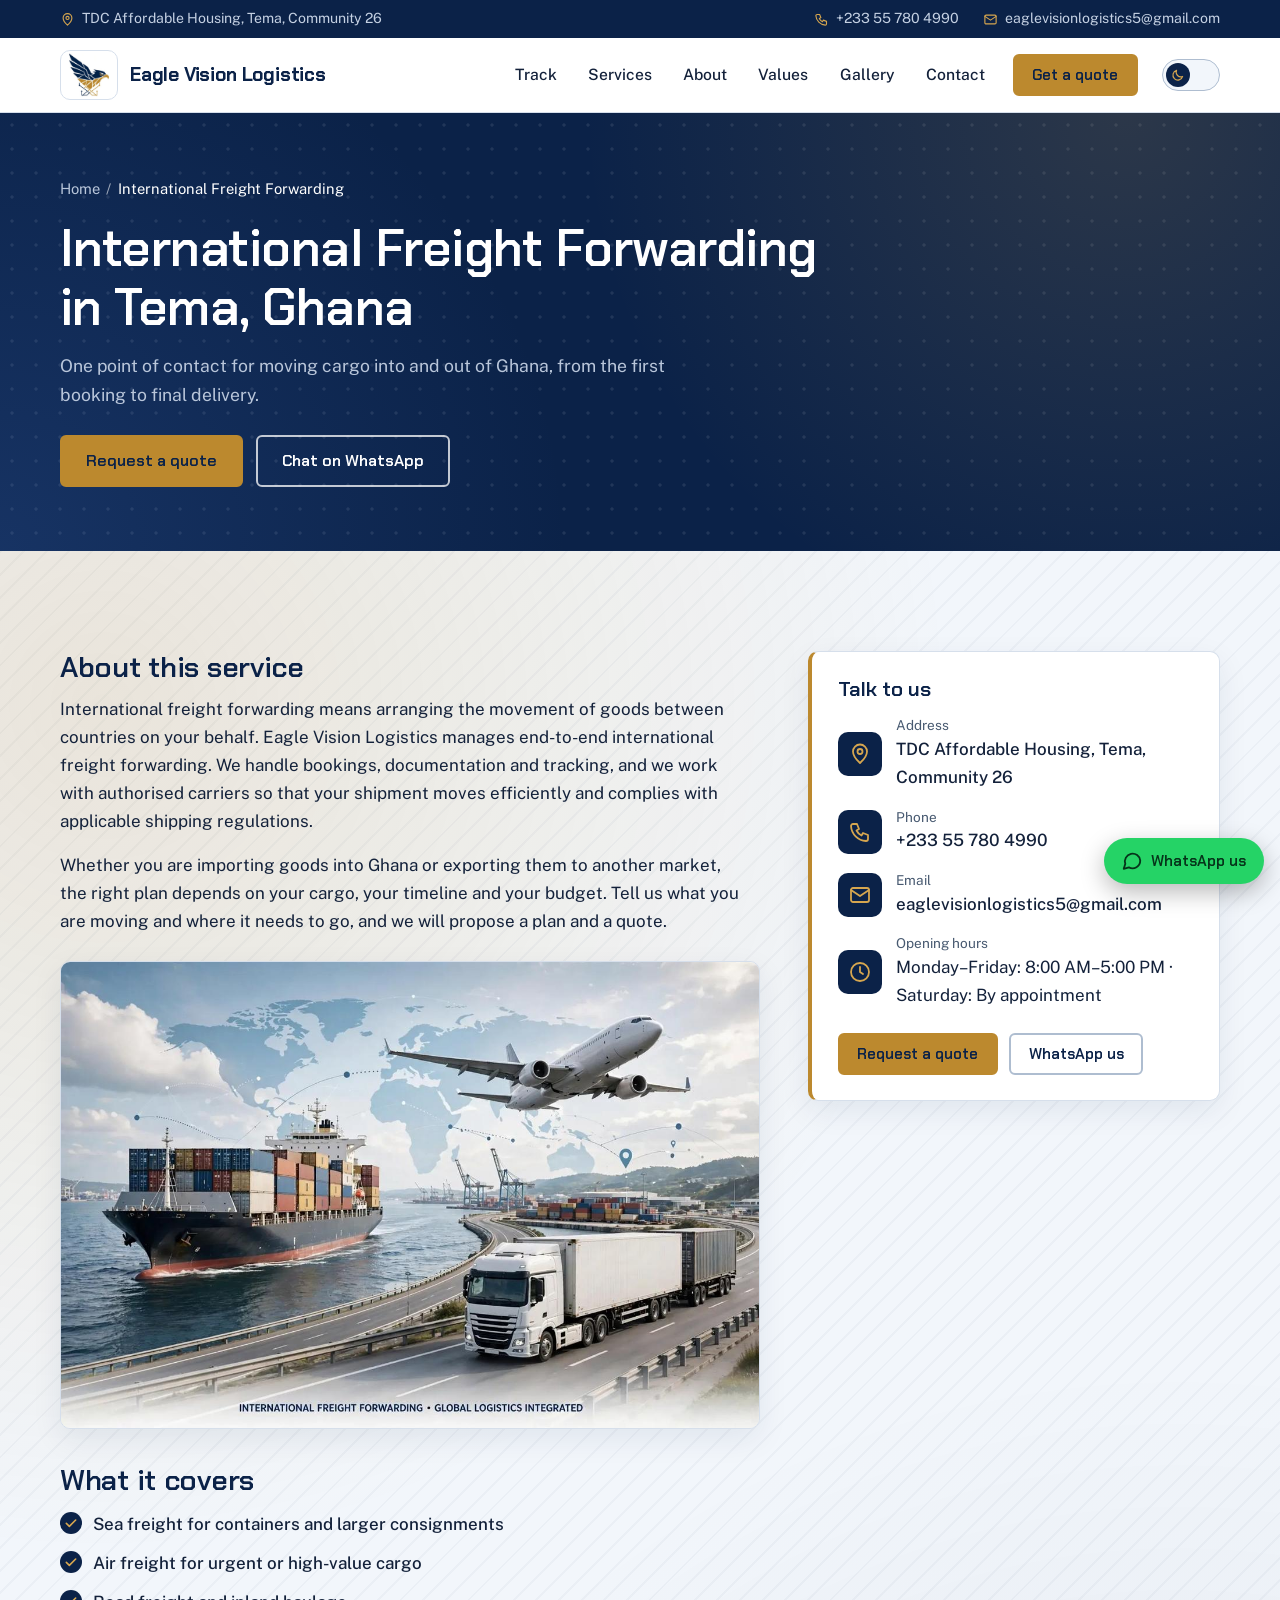
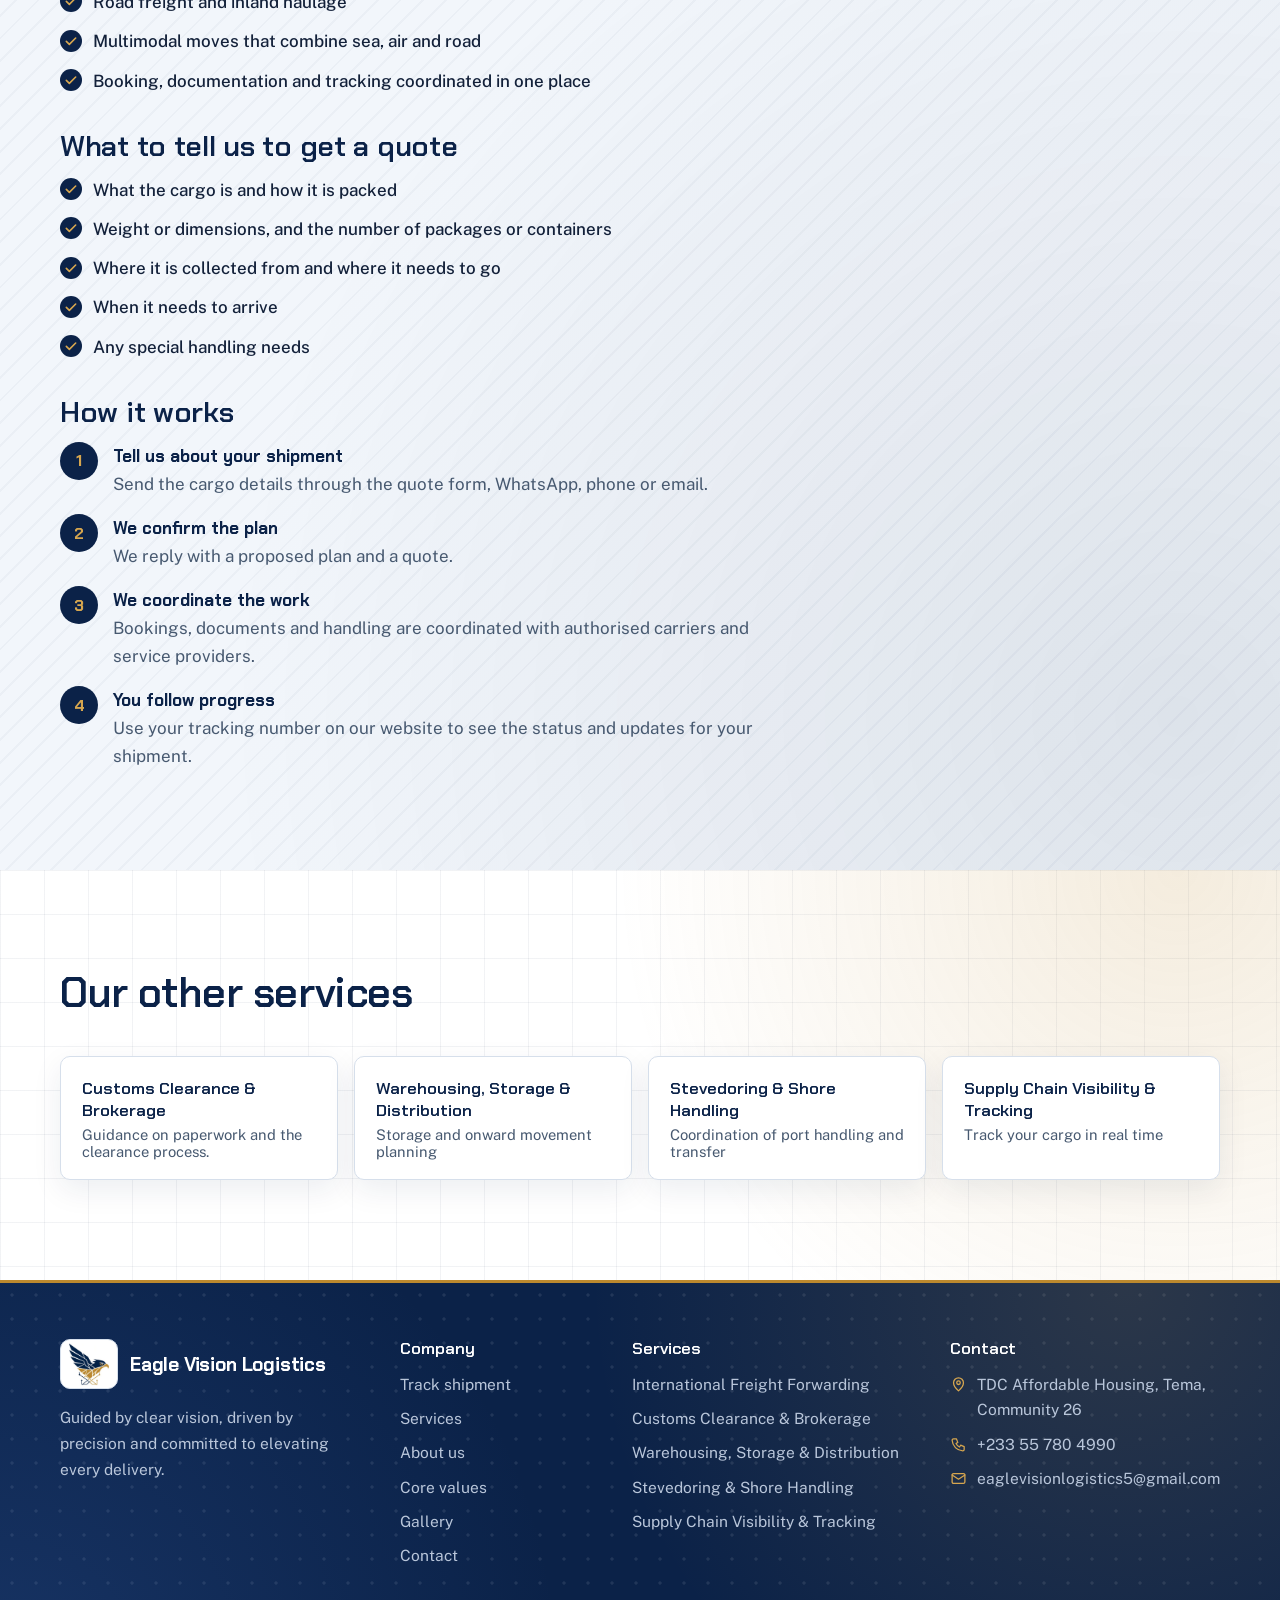
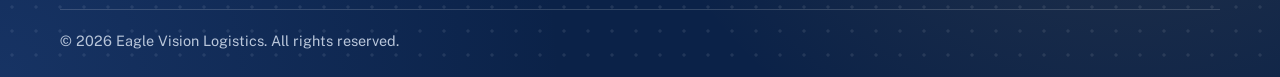
<file: services/freight-forwarding/index.html>
<!DOCTYPE html>
<html lang="en" data-theme="light">
<head>
<meta charset="utf-8">
<meta name="viewport" content="width=device-width, initial-scale=1">
<title>Freight Forwarding in Tema, Ghana | Eagle Vision Logistics</title>
<meta name="description" content="Sea, air and road freight forwarding from Tema, Ghana. Eagle Vision Logistics coordinates bookings, documentation and tracking. Request a quote.">
<meta name="robots" content="index, follow, max-image-preview:large">
<link rel="canonical" href="https://evlogistics.github.io/services/freight-forwarding/">
<meta name="color-scheme" content="light dark">
<meta name="theme-color" content="#0b2248">
<meta property="og:site_name" content="Eagle Vision Logistics">
<meta property="og:locale" content="en_GB">
<meta property="og:type" content="website">
<meta property="og:title" content="Freight Forwarding in Tema, Ghana | Eagle Vision Logistics">
<meta property="og:description" content="Sea, air and road freight forwarding from Tema, Ghana. Eagle Vision Logistics coordinates bookings, documentation and tracking. Request a quote.">
<meta property="og:url" content="https://evlogistics.github.io/services/freight-forwarding/">
<meta property="og:image" content="https://evlogistics.github.io/og-image.jpg">
<meta property="og:image:width" content="1200">
<meta property="og:image:height" content="630">
<meta property="og:image:alt" content="Eagle Vision Logistics: container ship, port cranes and a freight truck">
<meta name="twitter:card" content="summary_large_image">
<meta name="twitter:title" content="Freight Forwarding in Tema, Ghana | Eagle Vision Logistics">
<meta name="twitter:description" content="Sea, air and road freight forwarding from Tema, Ghana. Eagle Vision Logistics coordinates bookings, documentation and tracking. Request a quote.">
<meta name="twitter:image" content="https://evlogistics.github.io/og-image.jpg">
<script type="application/ld+json">{"@context":"https://schema.org","@graph":[{"@type":"Service","@id":"https://evlogistics.github.io/services/freight-forwarding/#service","name":"International Freight Forwarding","description":"Sea, air and road freight forwarding from Tema, Ghana. Eagle Vision Logistics coordinates bookings, documentation and tracking. Request a quote.","url":"https://evlogistics.github.io/services/freight-forwarding/","areaServed":["Ghana","West Africa"],"provider":{"@id":"https://evlogistics.github.io/#organization"}},{"@type":"BreadcrumbList","itemListElement":[{"@type":"ListItem","position":1,"name":"Home","item":"https://evlogistics.github.io/"},{"@type":"ListItem","position":2,"name":"International Freight Forwarding","item":"https://evlogistics.github.io/services/freight-forwarding/"}]},{"@type":"LocalBusiness","@id":"https://evlogistics.github.io/#organization","name":"Eagle Vision Logistics","url":"https://evlogistics.github.io/","logo":{"@type":"ImageObject","url":"https://evlogistics.github.io/logo-mark.png","width":240,"height":225},"image":["https://evlogistics.github.io/og-image.jpg"],"description":"Eagle Vision Logistics in Tema, Ghana: international freight forwarding, customs clearance support, warehousing, port handling and shipment tracking.","telephone":"+233 55 780 4990","email":"eaglevisionlogistics5@gmail.com","address":{"@type":"PostalAddress","streetAddress":"TDC Affordable Housing, Community 26","addressLocality":"Tema","addressRegion":"Greater Accra","addressCountry":"GH"},"areaServed":["Ghana","West Africa"],"openingHoursSpecification":[{"@type":"OpeningHoursSpecification","dayOfWeek":["Monday","Tuesday","Wednesday","Thursday","Friday"],"opens":"08:00","closes":"17:00"}],"contactPoint":[{"@type":"ContactPoint","telephone":"+233 55 780 4990","contactType":"customer service","areaServed":"GH","availableLanguage":"English"}],"hasOfferCatalog":{"@type":"OfferCatalog","name":"Freight and logistics services","itemListElement":[{"@type":"Offer","itemOffered":{"@type":"Service","name":"International Freight Forwarding","url":"https://evlogistics.github.io/services/freight-forwarding/"}},{"@type":"Offer","itemOffered":{"@type":"Service","name":"Customs Clearance & Brokerage","url":"https://evlogistics.github.io/services/customs-clearance/"}},{"@type":"Offer","itemOffered":{"@type":"Service","name":"Warehousing, Storage & Distribution","url":"https://evlogistics.github.io/services/warehousing-storage/"}},{"@type":"Offer","itemOffered":{"@type":"Service","name":"Stevedoring & Shore Handling","url":"https://evlogistics.github.io/services/stevedoring-shore-handling/"}},{"@type":"Offer","itemOffered":{"@type":"Service","name":"Supply Chain Visibility & Tracking","url":"https://evlogistics.github.io/services/shipment-tracking/"}}]}}]}</script>
<link rel="icon" type="image/png" href="../../favicon.png">
<link rel="apple-touch-icon" href="../../apple-touch-icon.png">
<script>
(function () {
  var theme = null;
  try { theme = localStorage.getItem('evl-theme'); } catch (e) {}
  if (theme !== 'dark' && theme !== 'light') {
    theme = (window.matchMedia && matchMedia('(prefers-color-scheme: dark)').matches) ? 'dark' : 'light';
  }
  document.documentElement.setAttribute('data-theme', theme);
  var m = document.querySelector('meta[name="theme-color"]');
  if (m) m.setAttribute('content', theme === 'dark' ? '#0a1424' : '#0b2248');
})();
</script>
<link rel="preconnect" href="https://fonts.googleapis.com">
<link rel="preconnect" href="https://fonts.gstatic.com" crossorigin>
<link rel="stylesheet" href="../../styles.css">
<script src="../../data.js"></script>
<script src="../../shared.js"></script>
<script>
(function () {
  var q = (location.search.match(/[?&]font=([a-z]+)/) || [])[1];
  var key = q || ((window.SITE || {}).site || {}).font || 'classic';
  if (window.EVL) window.EVL.applyFont(key);
})();
</script>
</head>
<body>
<a class="skip" href="#main">Skip to content</a>
<div class="topbar" id="topbar"><div class="wrap">
  <ul id="topAddr"><!--pr:topAddr--><li><svg viewBox="0 0 24 24" aria-hidden="true" focusable="false"><path d="M12 21s7-6.2 7-11.5A7 7 0 0 0 5 9.5C5 14.8 12 21 12 21z"/><circle cx="12" cy="9.5" r="2.5"/></svg><span>TDC Affordable Housing, Tema, Community 26</span></li><!--/pr:topAddr--></ul>
  <ul id="topContact"><!--pr:topContact--><li><svg viewBox="0 0 24 24" aria-hidden="true" focusable="false"><path d="M5 4h4l2 5-2.5 1.5a11 11 0 0 0 5 5L15 13l5 2v4a2 2 0 0 1-2 2A16 16 0 0 1 3 6a2 2 0 0 1 2-2z"/></svg><a href="tel:+233557804990">+233 55 780 4990</a></li><li><svg viewBox="0 0 24 24" aria-hidden="true" focusable="false"><rect x="3" y="5" width="18" height="14" rx="2"/><path d="M3 7l9 6 9-6"/></svg><a href="mailto:eaglevisionlogistics5@gmail.com">eaglevisionlogistics5@gmail.com</a></li><!--/pr:topContact--></ul>
</div></div>

<header class="site-header" id="header">
  <div class="wrap bar">
    <a class="brand" href="../../" aria-label="Eagle Vision Logistics, home">
      <span class="mark"><img src="../../logo-mark.png" alt="" width="240" height="225"></span>
      <span class="brand-name" id="nm">Eagle Vision Logistics</span>
    </a>

    <nav id="menu" aria-label="Main">
      <ul>
        <li><a href="../../#track">Track</a></li>
        <li><a href="../../#services">Services</a></li>
        <li><a href="../../#about">About</a></li>
        <li><a href="../../#values">Values</a></li>
        <li><a href="../../#gallery">Gallery</a></li>
        <li id="navTeam" hidden><a href="../../#team">Team</a></li>
        <li><a href="../../#contact">Contact</a></li>
        <li class="cta"><a class="btn sm" href="../../#contact">Get a quote</a></li>
      </ul>
    </nav>

    <div class="tools">
      <button class="switch" id="themeSwitch" type="button" role="switch" aria-checked="false" aria-label="Dark mode" title="Switch to dark mode">
        <span class="knob">
          <svg class="i-moon" viewBox="0 0 24 24" aria-hidden="true" focusable="false"><path d="M20 14.5A8 8 0 0 1 9.5 4 8.5 8.5 0 1 0 20 14.5z"/></svg>
          <svg class="i-sun" viewBox="0 0 24 24" aria-hidden="true" focusable="false"><circle cx="12" cy="12" r="4"/><path d="M12 2v2M12 20v2M4.9 4.9l1.4 1.4M17.7 17.7l1.4 1.4M2 12h2M20 12h2M4.9 19.1l1.4-1.4M17.7 6.3l1.4-1.4"/></svg>
        </span>
      </button>
      <button class="burger" id="burger" type="button" aria-label="Open menu" aria-expanded="false" aria-controls="menu"><span></span></button>
    </div>
  </div>
</header>
<main id="main">
<section class="band tight page-head"><div class="wrap">
<div class="crumbs" role="navigation" aria-label="Breadcrumb"><ol><li><a href="../../">Home</a></li><li aria-current="page">International Freight Forwarding</li></ol></div>
<h1>International Freight Forwarding in Tema, Ghana</h1>
<p class="lead">One point of contact for moving cargo into and out of Ghana, from the first booking to final delivery.</p>
<div class="actions"><a class="btn" href="../../#contact">Request a quote</a><a class="btn ghost" target="_blank" rel="noopener" href="https://wa.me/233536430040?text=Hello%20Eagle%20Vision%20Logistics%2C%20I%20would%20like%20a%20quote%20for%20International%20Freight%20Forwarding.">Chat on WhatsApp</a></div>
</div></section>
<section class="tint"><div class="wrap svc-layout">
<article class="prose">
<h2>About this service</h2>
<p>International freight forwarding means arranging the movement of goods between countries on your behalf. Eagle Vision Logistics manages end-to-end international freight forwarding. We handle bookings, documentation and tracking, and we work with authorised carriers so that your shipment moves efficiently and complies with applicable shipping regulations.</p>
<p>Whether you are importing goods into Ghana or exporting them to another market, the right plan depends on your cargo, your timeline and your budget. Tell us what you are moving and where it needs to go, and we will propose a plan and a quote.</p>
<figure><img src="../../images/services-mvtjzwjz.jpg" alt="Container ship, cargo aircraft and freight truck showing sea, air and road freight" width="1200" height="800" loading="lazy" decoding="async"></figure>
<h2>What it covers</h2>
<ul class="ticks"><li><svg viewBox="0 0 24 24" aria-hidden="true" focusable="false"><path d="M5 12.5l4.5 4.5L19 7.5"/></svg><span>Sea freight for containers and larger consignments</span></li><li><svg viewBox="0 0 24 24" aria-hidden="true" focusable="false"><path d="M5 12.5l4.5 4.5L19 7.5"/></svg><span>Air freight for urgent or high-value cargo</span></li><li><svg viewBox="0 0 24 24" aria-hidden="true" focusable="false"><path d="M5 12.5l4.5 4.5L19 7.5"/></svg><span>Road freight and inland haulage</span></li><li><svg viewBox="0 0 24 24" aria-hidden="true" focusable="false"><path d="M5 12.5l4.5 4.5L19 7.5"/></svg><span>Multimodal moves that combine sea, air and road</span></li><li><svg viewBox="0 0 24 24" aria-hidden="true" focusable="false"><path d="M5 12.5l4.5 4.5L19 7.5"/></svg><span>Booking, documentation and tracking coordinated in one place</span></li></ul>
<h2>What to tell us to get a quote</h2>
<ul class="ticks"><li><svg viewBox="0 0 24 24" aria-hidden="true" focusable="false"><path d="M5 12.5l4.5 4.5L19 7.5"/></svg><span>What the cargo is and how it is packed</span></li><li><svg viewBox="0 0 24 24" aria-hidden="true" focusable="false"><path d="M5 12.5l4.5 4.5L19 7.5"/></svg><span>Weight or dimensions, and the number of packages or containers</span></li><li><svg viewBox="0 0 24 24" aria-hidden="true" focusable="false"><path d="M5 12.5l4.5 4.5L19 7.5"/></svg><span>Where it is collected from and where it needs to go</span></li><li><svg viewBox="0 0 24 24" aria-hidden="true" focusable="false"><path d="M5 12.5l4.5 4.5L19 7.5"/></svg><span>When it needs to arrive</span></li><li><svg viewBox="0 0 24 24" aria-hidden="true" focusable="false"><path d="M5 12.5l4.5 4.5L19 7.5"/></svg><span>Any special handling needs</span></li></ul>
<h2>How it works</h2>
<ol class="steps"><li><div><b>Tell us about your shipment</b><span>Send the cargo details through the quote form, WhatsApp, phone or email.</span></div></li><li><div><b>We confirm the plan</b><span>We reply with a proposed plan and a quote.</span></div></li><li><div><b>We coordinate the work</b><span>Bookings, documents and handling are coordinated with authorised carriers and service providers.</span></div></li><li><div><b>You follow progress</b><span>Use your tracking number on our website to see the status and updates for your shipment.</span></div></li></ol>
</article>
<aside class="panel info aside-sticky" aria-label="Contact details"><h3>Talk to us</h3><ul class="rows"><li><span class="ico"><svg viewBox="0 0 24 24" aria-hidden="true" focusable="false"><path d="M12 21s7-6.2 7-11.5A7 7 0 0 0 5 9.5C5 14.8 12 21 12 21z"/><circle cx="12" cy="9.5" r="2.5"/></svg></span><div><small>Address</small><a href="https://www.google.com/maps/search/?api=1&amp;query=TDC%20Affordable%20Housing%2C%20Tema%2C%20Community%2026%2C%20Ghana" target="_blank" rel="noopener">TDC Affordable Housing, Tema, Community 26</a></div></li><li><span class="ico"><svg viewBox="0 0 24 24" aria-hidden="true" focusable="false"><path d="M5 4h4l2 5-2.5 1.5a11 11 0 0 0 5 5L15 13l5 2v4a2 2 0 0 1-2 2A16 16 0 0 1 3 6a2 2 0 0 1 2-2z"/></svg></span><div><small>Phone</small><a href="tel:+233557804990">+233 55 780 4990</a></div></li><li><span class="ico"><svg viewBox="0 0 24 24" aria-hidden="true" focusable="false"><rect x="3" y="5" width="18" height="14" rx="2"/><path d="M3 7l9 6 9-6"/></svg></span><div><small>Email</small><a href="mailto:eaglevisionlogistics5@gmail.com">eaglevisionlogistics5@gmail.com</a></div></li><li><span class="ico"><svg viewBox="0 0 24 24" aria-hidden="true" focusable="false"><circle cx="12" cy="12" r="9"/><path d="M12 7v5l3 2"/></svg></span><div><small>Opening hours</small><span>Monday–Friday: 8:00 AM–5:00 PM · Saturday: By appointment</span></div></li></ul><div class="info-actions"><a class="btn sm" href="../../#contact">Request a quote</a><a class="btn sm ghost-ink" target="_blank" rel="noopener" href="https://wa.me/233536430040?text=Hello%20Eagle%20Vision%20Logistics%2C%20I%20would%20like%20a%20quote%20for%20International%20Freight%20Forwarding.">WhatsApp us</a></div></aside>
</div></section>
<section class="bg-grid"><div class="wrap"><div class="head"><h2>Our other services</h2></div><div class="rel"><a href="../customs-clearance/">Customs Clearance &amp; Brokerage<small>Guidance on paperwork and the clearance process.</small></a><a href="../warehousing-storage/">Warehousing, Storage &amp; Distribution<small>Storage and onward movement planning</small></a><a href="../stevedoring-shore-handling/">Stevedoring &amp; Shore Handling<small>Coordination of port handling and transfer</small></a><a href="../shipment-tracking/">Supply Chain Visibility &amp; Tracking<small>Track your cargo in real time</small></a></div></div></section>
</main>
<footer class="band footer"><div class="wrap">
  <div class="fg">
    <div>
      <a class="brand brand-foot" href="../../"><span class="mark"><img src="../../logo-mark.png" alt="" width="240" height="225"></span><span class="brand-name nm2"><!--pr:nm-->Eagle Vision Logistics<!--/pr:nm--></span></a>
      <p class="foot-about">Guided by clear vision, driven by precision and committed to elevating every delivery.</p>
    </div>
    <div><h3>Company</h3><ul class="flinks" id="fLinks"><!--pr:fLinks--><li><a href="../../#track">Track shipment</a></li><li><a href="../../#services">Services</a></li><li><a href="../../#about">About us</a></li><li><a href="../../#values">Core values</a></li><li><a href="../../#gallery">Gallery</a></li><li><a href="../../#contact">Contact</a></li><!--/pr:fLinks--></ul></div>
    <div><h3>Services</h3><ul class="flinks" id="fServices"><!--pr:fServices--><li><a href="../../services/freight-forwarding/">International Freight Forwarding</a></li><li><a href="../../services/customs-clearance/">Customs Clearance &amp; Brokerage</a></li><li><a href="../../services/warehousing-storage/">Warehousing, Storage &amp; Distribution</a></li><li><a href="../../services/stevedoring-shore-handling/">Stevedoring &amp; Shore Handling</a></li><li><a href="../../services/shipment-tracking/">Supply Chain Visibility &amp; Tracking</a></li><!--/pr:fServices--></ul></div>
    <div><h3>Contact</h3><ul class="flinks" id="fContact"><!--pr:fContact--><li><svg viewBox="0 0 24 24" aria-hidden="true" focusable="false"><path d="M12 21s7-6.2 7-11.5A7 7 0 0 0 5 9.5C5 14.8 12 21 12 21z"/><circle cx="12" cy="9.5" r="2.5"/></svg><span>TDC Affordable Housing, Tema, Community 26</span></li><li><svg viewBox="0 0 24 24" aria-hidden="true" focusable="false"><path d="M5 4h4l2 5-2.5 1.5a11 11 0 0 0 5 5L15 13l5 2v4a2 2 0 0 1-2 2A16 16 0 0 1 3 6a2 2 0 0 1 2-2z"/></svg><a href="tel:+233557804990">+233 55 780 4990</a></li><li><svg viewBox="0 0 24 24" aria-hidden="true" focusable="false"><rect x="3" y="5" width="18" height="14" rx="2"/><path d="M3 7l9 6 9-6"/></svg><a href="mailto:eaglevisionlogistics5@gmail.com">eaglevisionlogistics5@gmail.com</a></li><!--/pr:fContact--></ul></div>
  </div>
  <p class="copy">&copy; <span id="yr"><!--pr:yr-->2026<!--/pr:yr--></span> <span class="nm2"><!--pr:nm-->Eagle Vision Logistics<!--/pr:nm--></span>. All rights reserved.</p>
</div></footer>
<a class="wa" id="wa" target="_blank" rel="noopener" href="https://wa.me/233536430040?text=Hello%20Eagle%20Vision%20Logistics%2C%20I%20would%20like%20a%20quote.">
  <svg viewBox="0 0 24 24" aria-hidden="true" focusable="false"><path d="M21 11.5a8.4 8.4 0 0 1-12.4 7.4L3 20.5l1.7-5.4A8.4 8.4 0 1 1 21 11.5z"/></svg>
  <span>WhatsApp us</span>
</a>
<script src="../../page.js"></script>
</body>
</html>
</file>
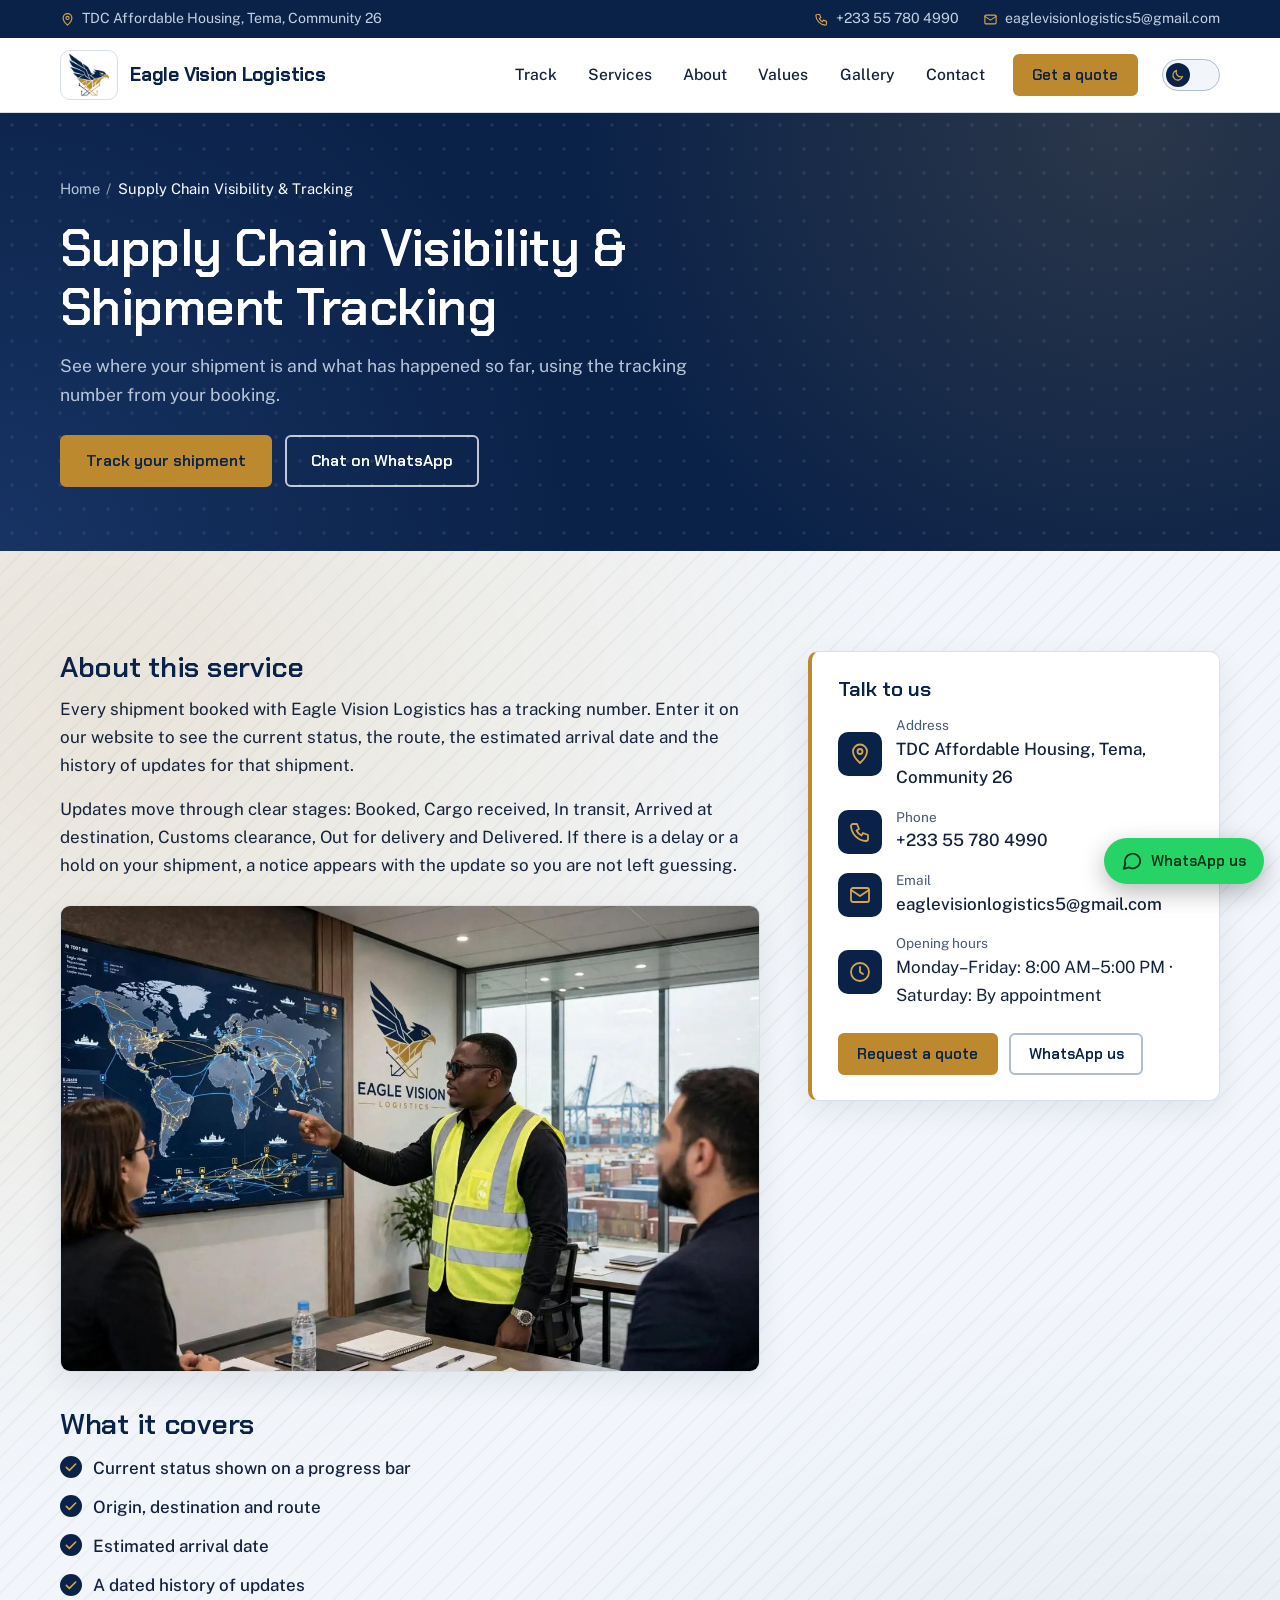
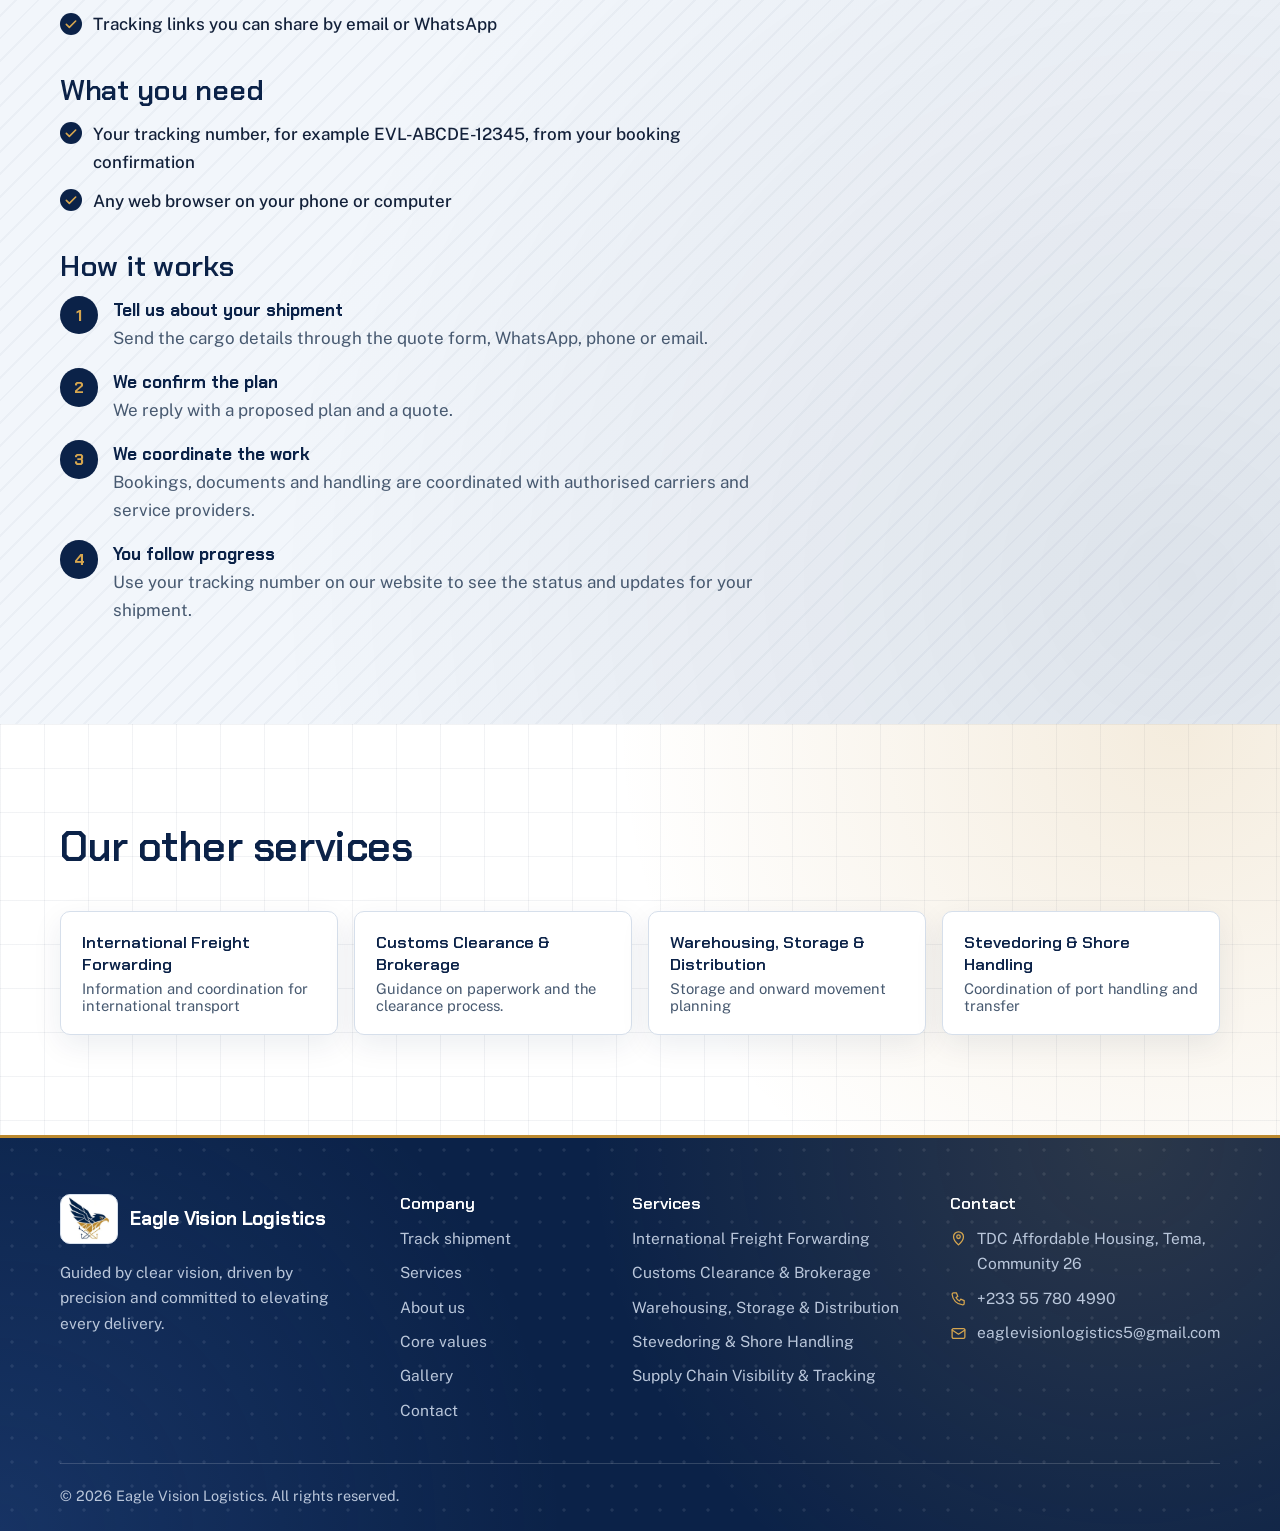
<file: services/shipment-tracking/index.html>
<!DOCTYPE html>
<html lang="en" data-theme="light">
<head>
<meta charset="utf-8">
<meta name="viewport" content="width=device-width, initial-scale=1">
<title>Shipment Tracking &amp; Visibility | Eagle Vision Logistics</title>
<meta name="description" content="Check the status, route and estimated arrival of your shipment with your Eagle Vision Logistics tracking number. Clear updates from booking to delivery.">
<meta name="robots" content="index, follow, max-image-preview:large">
<link rel="canonical" href="https://evlogistics.github.io/services/shipment-tracking/">
<meta name="color-scheme" content="light dark">
<meta name="theme-color" content="#0b2248">
<meta property="og:site_name" content="Eagle Vision Logistics">
<meta property="og:locale" content="en_GB">
<meta property="og:type" content="website">
<meta property="og:title" content="Shipment Tracking &amp; Visibility | Eagle Vision Logistics">
<meta property="og:description" content="Check the status, route and estimated arrival of your shipment with your Eagle Vision Logistics tracking number. Clear updates from booking to delivery.">
<meta property="og:url" content="https://evlogistics.github.io/services/shipment-tracking/">
<meta property="og:image" content="https://evlogistics.github.io/og-image.jpg">
<meta property="og:image:width" content="1200">
<meta property="og:image:height" content="630">
<meta property="og:image:alt" content="Eagle Vision Logistics: container ship, port cranes and a freight truck">
<meta name="twitter:card" content="summary_large_image">
<meta name="twitter:title" content="Shipment Tracking &amp; Visibility | Eagle Vision Logistics">
<meta name="twitter:description" content="Check the status, route and estimated arrival of your shipment with your Eagle Vision Logistics tracking number. Clear updates from booking to delivery.">
<meta name="twitter:image" content="https://evlogistics.github.io/og-image.jpg">
<script type="application/ld+json">{"@context":"https://schema.org","@graph":[{"@type":"Service","@id":"https://evlogistics.github.io/services/shipment-tracking/#service","name":"Supply Chain Visibility & Tracking","description":"Check the status, route and estimated arrival of your shipment with your Eagle Vision Logistics tracking number. Clear updates from booking to delivery.","url":"https://evlogistics.github.io/services/shipment-tracking/","areaServed":["Ghana","West Africa"],"provider":{"@id":"https://evlogistics.github.io/#organization"}},{"@type":"BreadcrumbList","itemListElement":[{"@type":"ListItem","position":1,"name":"Home","item":"https://evlogistics.github.io/"},{"@type":"ListItem","position":2,"name":"Supply Chain Visibility & Tracking","item":"https://evlogistics.github.io/services/shipment-tracking/"}]},{"@type":"LocalBusiness","@id":"https://evlogistics.github.io/#organization","name":"Eagle Vision Logistics","url":"https://evlogistics.github.io/","logo":{"@type":"ImageObject","url":"https://evlogistics.github.io/logo-mark.png","width":240,"height":225},"image":["https://evlogistics.github.io/og-image.jpg"],"description":"Eagle Vision Logistics in Tema, Ghana: international freight forwarding, customs clearance support, warehousing, port handling and shipment tracking.","telephone":"+233 55 780 4990","email":"eaglevisionlogistics5@gmail.com","address":{"@type":"PostalAddress","streetAddress":"TDC Affordable Housing, Community 26","addressLocality":"Tema","addressRegion":"Greater Accra","addressCountry":"GH"},"areaServed":["Ghana","West Africa"],"openingHoursSpecification":[{"@type":"OpeningHoursSpecification","dayOfWeek":["Monday","Tuesday","Wednesday","Thursday","Friday"],"opens":"08:00","closes":"17:00"}],"contactPoint":[{"@type":"ContactPoint","telephone":"+233 55 780 4990","contactType":"customer service","areaServed":"GH","availableLanguage":"English"}],"hasOfferCatalog":{"@type":"OfferCatalog","name":"Freight and logistics services","itemListElement":[{"@type":"Offer","itemOffered":{"@type":"Service","name":"International Freight Forwarding","url":"https://evlogistics.github.io/services/freight-forwarding/"}},{"@type":"Offer","itemOffered":{"@type":"Service","name":"Customs Clearance & Brokerage","url":"https://evlogistics.github.io/services/customs-clearance/"}},{"@type":"Offer","itemOffered":{"@type":"Service","name":"Warehousing, Storage & Distribution","url":"https://evlogistics.github.io/services/warehousing-storage/"}},{"@type":"Offer","itemOffered":{"@type":"Service","name":"Stevedoring & Shore Handling","url":"https://evlogistics.github.io/services/stevedoring-shore-handling/"}},{"@type":"Offer","itemOffered":{"@type":"Service","name":"Supply Chain Visibility & Tracking","url":"https://evlogistics.github.io/services/shipment-tracking/"}}]}}]}</script>
<link rel="icon" type="image/png" href="../../favicon.png">
<link rel="apple-touch-icon" href="../../apple-touch-icon.png">
<script>
(function () {
  var theme = null;
  try { theme = localStorage.getItem('evl-theme'); } catch (e) {}
  if (theme !== 'dark' && theme !== 'light') {
    theme = (window.matchMedia && matchMedia('(prefers-color-scheme: dark)').matches) ? 'dark' : 'light';
  }
  document.documentElement.setAttribute('data-theme', theme);
  var m = document.querySelector('meta[name="theme-color"]');
  if (m) m.setAttribute('content', theme === 'dark' ? '#0a1424' : '#0b2248');
})();
</script>
<link rel="preconnect" href="https://fonts.googleapis.com">
<link rel="preconnect" href="https://fonts.gstatic.com" crossorigin>
<link rel="stylesheet" href="../../styles.css">
<script src="../../data.js"></script>
<script src="../../shared.js"></script>
<script>
(function () {
  var q = (location.search.match(/[?&]font=([a-z]+)/) || [])[1];
  var key = q || ((window.SITE || {}).site || {}).font || 'classic';
  if (window.EVL) window.EVL.applyFont(key);
})();
</script>
</head>
<body>
<a class="skip" href="#main">Skip to content</a>
<div class="topbar" id="topbar"><div class="wrap">
  <ul id="topAddr"><!--pr:topAddr--><li><svg viewBox="0 0 24 24" aria-hidden="true" focusable="false"><path d="M12 21s7-6.2 7-11.5A7 7 0 0 0 5 9.5C5 14.8 12 21 12 21z"/><circle cx="12" cy="9.5" r="2.5"/></svg><span>TDC Affordable Housing, Tema, Community 26</span></li><!--/pr:topAddr--></ul>
  <ul id="topContact"><!--pr:topContact--><li><svg viewBox="0 0 24 24" aria-hidden="true" focusable="false"><path d="M5 4h4l2 5-2.5 1.5a11 11 0 0 0 5 5L15 13l5 2v4a2 2 0 0 1-2 2A16 16 0 0 1 3 6a2 2 0 0 1 2-2z"/></svg><a href="tel:+233557804990">+233 55 780 4990</a></li><li><svg viewBox="0 0 24 24" aria-hidden="true" focusable="false"><rect x="3" y="5" width="18" height="14" rx="2"/><path d="M3 7l9 6 9-6"/></svg><a href="mailto:eaglevisionlogistics5@gmail.com">eaglevisionlogistics5@gmail.com</a></li><!--/pr:topContact--></ul>
</div></div>

<header class="site-header" id="header">
  <div class="wrap bar">
    <a class="brand" href="../../" aria-label="Eagle Vision Logistics, home">
      <span class="mark"><img src="../../logo-mark.png" alt="" width="240" height="225"></span>
      <span class="brand-name" id="nm">Eagle Vision Logistics</span>
    </a>

    <nav id="menu" aria-label="Main">
      <ul>
        <li><a href="../../#track">Track</a></li>
        <li><a href="../../#services">Services</a></li>
        <li><a href="../../#about">About</a></li>
        <li><a href="../../#values">Values</a></li>
        <li><a href="../../#gallery">Gallery</a></li>
        <li id="navTeam" hidden><a href="../../#team">Team</a></li>
        <li><a href="../../#contact">Contact</a></li>
        <li class="cta"><a class="btn sm" href="../../#contact">Get a quote</a></li>
      </ul>
    </nav>

    <div class="tools">
      <button class="switch" id="themeSwitch" type="button" role="switch" aria-checked="false" aria-label="Dark mode" title="Switch to dark mode">
        <span class="knob">
          <svg class="i-moon" viewBox="0 0 24 24" aria-hidden="true" focusable="false"><path d="M20 14.5A8 8 0 0 1 9.5 4 8.5 8.5 0 1 0 20 14.5z"/></svg>
          <svg class="i-sun" viewBox="0 0 24 24" aria-hidden="true" focusable="false"><circle cx="12" cy="12" r="4"/><path d="M12 2v2M12 20v2M4.9 4.9l1.4 1.4M17.7 17.7l1.4 1.4M2 12h2M20 12h2M4.9 19.1l1.4-1.4M17.7 6.3l1.4-1.4"/></svg>
        </span>
      </button>
      <button class="burger" id="burger" type="button" aria-label="Open menu" aria-expanded="false" aria-controls="menu"><span></span></button>
    </div>
  </div>
</header>
<main id="main">
<section class="band tight page-head"><div class="wrap">
<div class="crumbs" role="navigation" aria-label="Breadcrumb"><ol><li><a href="../../">Home</a></li><li aria-current="page">Supply Chain Visibility &amp; Tracking</li></ol></div>
<h1>Supply Chain Visibility &amp; Shipment Tracking</h1>
<p class="lead">See where your shipment is and what has happened so far, using the tracking number from your booking.</p>
<div class="actions"><a class="btn" href="../../#track">Track your shipment</a><a class="btn ghost" target="_blank" rel="noopener" href="https://wa.me/233536430040?text=Hello%20Eagle%20Vision%20Logistics%2C%20I%20would%20like%20a%20quote%20for%20Supply%20Chain%20Visibility%20%26%20Tracking.">Chat on WhatsApp</a></div>
</div></section>
<section class="tint"><div class="wrap svc-layout">
<article class="prose">
<h2>About this service</h2>
<p>Every shipment booked with Eagle Vision Logistics has a tracking number. Enter it on our website to see the current status, the route, the estimated arrival date and the history of updates for that shipment.</p>
<p>Updates move through clear stages: Booked, Cargo received, In transit, Arrived at destination, Customs clearance, Out for delivery and Delivered. If there is a delay or a hold on your shipment, a notice appears with the update so you are not left guessing.</p>
<figure><img src="../../images/services-mvtn01hd.jpg" alt="Team member in a high-visibility vest explaining a shipment route map in an office" width="1200" height="800" loading="lazy" decoding="async"></figure>
<h2>What it covers</h2>
<ul class="ticks"><li><svg viewBox="0 0 24 24" aria-hidden="true" focusable="false"><path d="M5 12.5l4.5 4.5L19 7.5"/></svg><span>Current status shown on a progress bar</span></li><li><svg viewBox="0 0 24 24" aria-hidden="true" focusable="false"><path d="M5 12.5l4.5 4.5L19 7.5"/></svg><span>Origin, destination and route</span></li><li><svg viewBox="0 0 24 24" aria-hidden="true" focusable="false"><path d="M5 12.5l4.5 4.5L19 7.5"/></svg><span>Estimated arrival date</span></li><li><svg viewBox="0 0 24 24" aria-hidden="true" focusable="false"><path d="M5 12.5l4.5 4.5L19 7.5"/></svg><span>A dated history of updates</span></li><li><svg viewBox="0 0 24 24" aria-hidden="true" focusable="false"><path d="M5 12.5l4.5 4.5L19 7.5"/></svg><span>Tracking links you can share by email or WhatsApp</span></li></ul>
<h2>What you need</h2>
<ul class="ticks"><li><svg viewBox="0 0 24 24" aria-hidden="true" focusable="false"><path d="M5 12.5l4.5 4.5L19 7.5"/></svg><span>Your tracking number, for example EVL-ABCDE-12345, from your booking confirmation</span></li><li><svg viewBox="0 0 24 24" aria-hidden="true" focusable="false"><path d="M5 12.5l4.5 4.5L19 7.5"/></svg><span>Any web browser on your phone or computer</span></li></ul>
<h2>How it works</h2>
<ol class="steps"><li><div><b>Tell us about your shipment</b><span>Send the cargo details through the quote form, WhatsApp, phone or email.</span></div></li><li><div><b>We confirm the plan</b><span>We reply with a proposed plan and a quote.</span></div></li><li><div><b>We coordinate the work</b><span>Bookings, documents and handling are coordinated with authorised carriers and service providers.</span></div></li><li><div><b>You follow progress</b><span>Use your tracking number on our website to see the status and updates for your shipment.</span></div></li></ol>
</article>
<aside class="panel info aside-sticky" aria-label="Contact details"><h3>Talk to us</h3><ul class="rows"><li><span class="ico"><svg viewBox="0 0 24 24" aria-hidden="true" focusable="false"><path d="M12 21s7-6.2 7-11.5A7 7 0 0 0 5 9.5C5 14.8 12 21 12 21z"/><circle cx="12" cy="9.5" r="2.5"/></svg></span><div><small>Address</small><a href="https://www.google.com/maps/search/?api=1&amp;query=TDC%20Affordable%20Housing%2C%20Tema%2C%20Community%2026%2C%20Ghana" target="_blank" rel="noopener">TDC Affordable Housing, Tema, Community 26</a></div></li><li><span class="ico"><svg viewBox="0 0 24 24" aria-hidden="true" focusable="false"><path d="M5 4h4l2 5-2.5 1.5a11 11 0 0 0 5 5L15 13l5 2v4a2 2 0 0 1-2 2A16 16 0 0 1 3 6a2 2 0 0 1 2-2z"/></svg></span><div><small>Phone</small><a href="tel:+233557804990">+233 55 780 4990</a></div></li><li><span class="ico"><svg viewBox="0 0 24 24" aria-hidden="true" focusable="false"><rect x="3" y="5" width="18" height="14" rx="2"/><path d="M3 7l9 6 9-6"/></svg></span><div><small>Email</small><a href="mailto:eaglevisionlogistics5@gmail.com">eaglevisionlogistics5@gmail.com</a></div></li><li><span class="ico"><svg viewBox="0 0 24 24" aria-hidden="true" focusable="false"><circle cx="12" cy="12" r="9"/><path d="M12 7v5l3 2"/></svg></span><div><small>Opening hours</small><span>Monday–Friday: 8:00 AM–5:00 PM · Saturday: By appointment</span></div></li></ul><div class="info-actions"><a class="btn sm" href="../../#contact">Request a quote</a><a class="btn sm ghost-ink" target="_blank" rel="noopener" href="https://wa.me/233536430040?text=Hello%20Eagle%20Vision%20Logistics%2C%20I%20would%20like%20a%20quote%20for%20Supply%20Chain%20Visibility%20%26%20Tracking.">WhatsApp us</a></div></aside>
</div></section>
<section class="bg-grid"><div class="wrap"><div class="head"><h2>Our other services</h2></div><div class="rel"><a href="../freight-forwarding/">International Freight Forwarding<small>Information and coordination for international transport</small></a><a href="../customs-clearance/">Customs Clearance &amp; Brokerage<small>Guidance on paperwork and the clearance process.</small></a><a href="../warehousing-storage/">Warehousing, Storage &amp; Distribution<small>Storage and onward movement planning</small></a><a href="../stevedoring-shore-handling/">Stevedoring &amp; Shore Handling<small>Coordination of port handling and transfer</small></a></div></div></section>
</main>
<footer class="band footer"><div class="wrap">
  <div class="fg">
    <div>
      <a class="brand brand-foot" href="../../"><span class="mark"><img src="../../logo-mark.png" alt="" width="240" height="225"></span><span class="brand-name nm2"><!--pr:nm-->Eagle Vision Logistics<!--/pr:nm--></span></a>
      <p class="foot-about">Guided by clear vision, driven by precision and committed to elevating every delivery.</p>
    </div>
    <div><h3>Company</h3><ul class="flinks" id="fLinks"><!--pr:fLinks--><li><a href="../../#track">Track shipment</a></li><li><a href="../../#services">Services</a></li><li><a href="../../#about">About us</a></li><li><a href="../../#values">Core values</a></li><li><a href="../../#gallery">Gallery</a></li><li><a href="../../#contact">Contact</a></li><!--/pr:fLinks--></ul></div>
    <div><h3>Services</h3><ul class="flinks" id="fServices"><!--pr:fServices--><li><a href="../../services/freight-forwarding/">International Freight Forwarding</a></li><li><a href="../../services/customs-clearance/">Customs Clearance &amp; Brokerage</a></li><li><a href="../../services/warehousing-storage/">Warehousing, Storage &amp; Distribution</a></li><li><a href="../../services/stevedoring-shore-handling/">Stevedoring &amp; Shore Handling</a></li><li><a href="../../services/shipment-tracking/">Supply Chain Visibility &amp; Tracking</a></li><!--/pr:fServices--></ul></div>
    <div><h3>Contact</h3><ul class="flinks" id="fContact"><!--pr:fContact--><li><svg viewBox="0 0 24 24" aria-hidden="true" focusable="false"><path d="M12 21s7-6.2 7-11.5A7 7 0 0 0 5 9.5C5 14.8 12 21 12 21z"/><circle cx="12" cy="9.5" r="2.5"/></svg><span>TDC Affordable Housing, Tema, Community 26</span></li><li><svg viewBox="0 0 24 24" aria-hidden="true" focusable="false"><path d="M5 4h4l2 5-2.5 1.5a11 11 0 0 0 5 5L15 13l5 2v4a2 2 0 0 1-2 2A16 16 0 0 1 3 6a2 2 0 0 1 2-2z"/></svg><a href="tel:+233557804990">+233 55 780 4990</a></li><li><svg viewBox="0 0 24 24" aria-hidden="true" focusable="false"><rect x="3" y="5" width="18" height="14" rx="2"/><path d="M3 7l9 6 9-6"/></svg><a href="mailto:eaglevisionlogistics5@gmail.com">eaglevisionlogistics5@gmail.com</a></li><!--/pr:fContact--></ul></div>
  </div>
  <p class="copy">&copy; <span id="yr"><!--pr:yr-->2026<!--/pr:yr--></span> <span class="nm2"><!--pr:nm-->Eagle Vision Logistics<!--/pr:nm--></span>. All rights reserved.</p>
</div></footer>
<a class="wa" id="wa" target="_blank" rel="noopener" href="https://wa.me/233536430040?text=Hello%20Eagle%20Vision%20Logistics%2C%20I%20would%20like%20a%20quote.">
  <svg viewBox="0 0 24 24" aria-hidden="true" focusable="false"><path d="M21 11.5a8.4 8.4 0 0 1-12.4 7.4L3 20.5l1.7-5.4A8.4 8.4 0 1 1 21 11.5z"/></svg>
  <span>WhatsApp us</span>
</a>
<script src="../../page.js"></script>
</body>
</html>
</file>
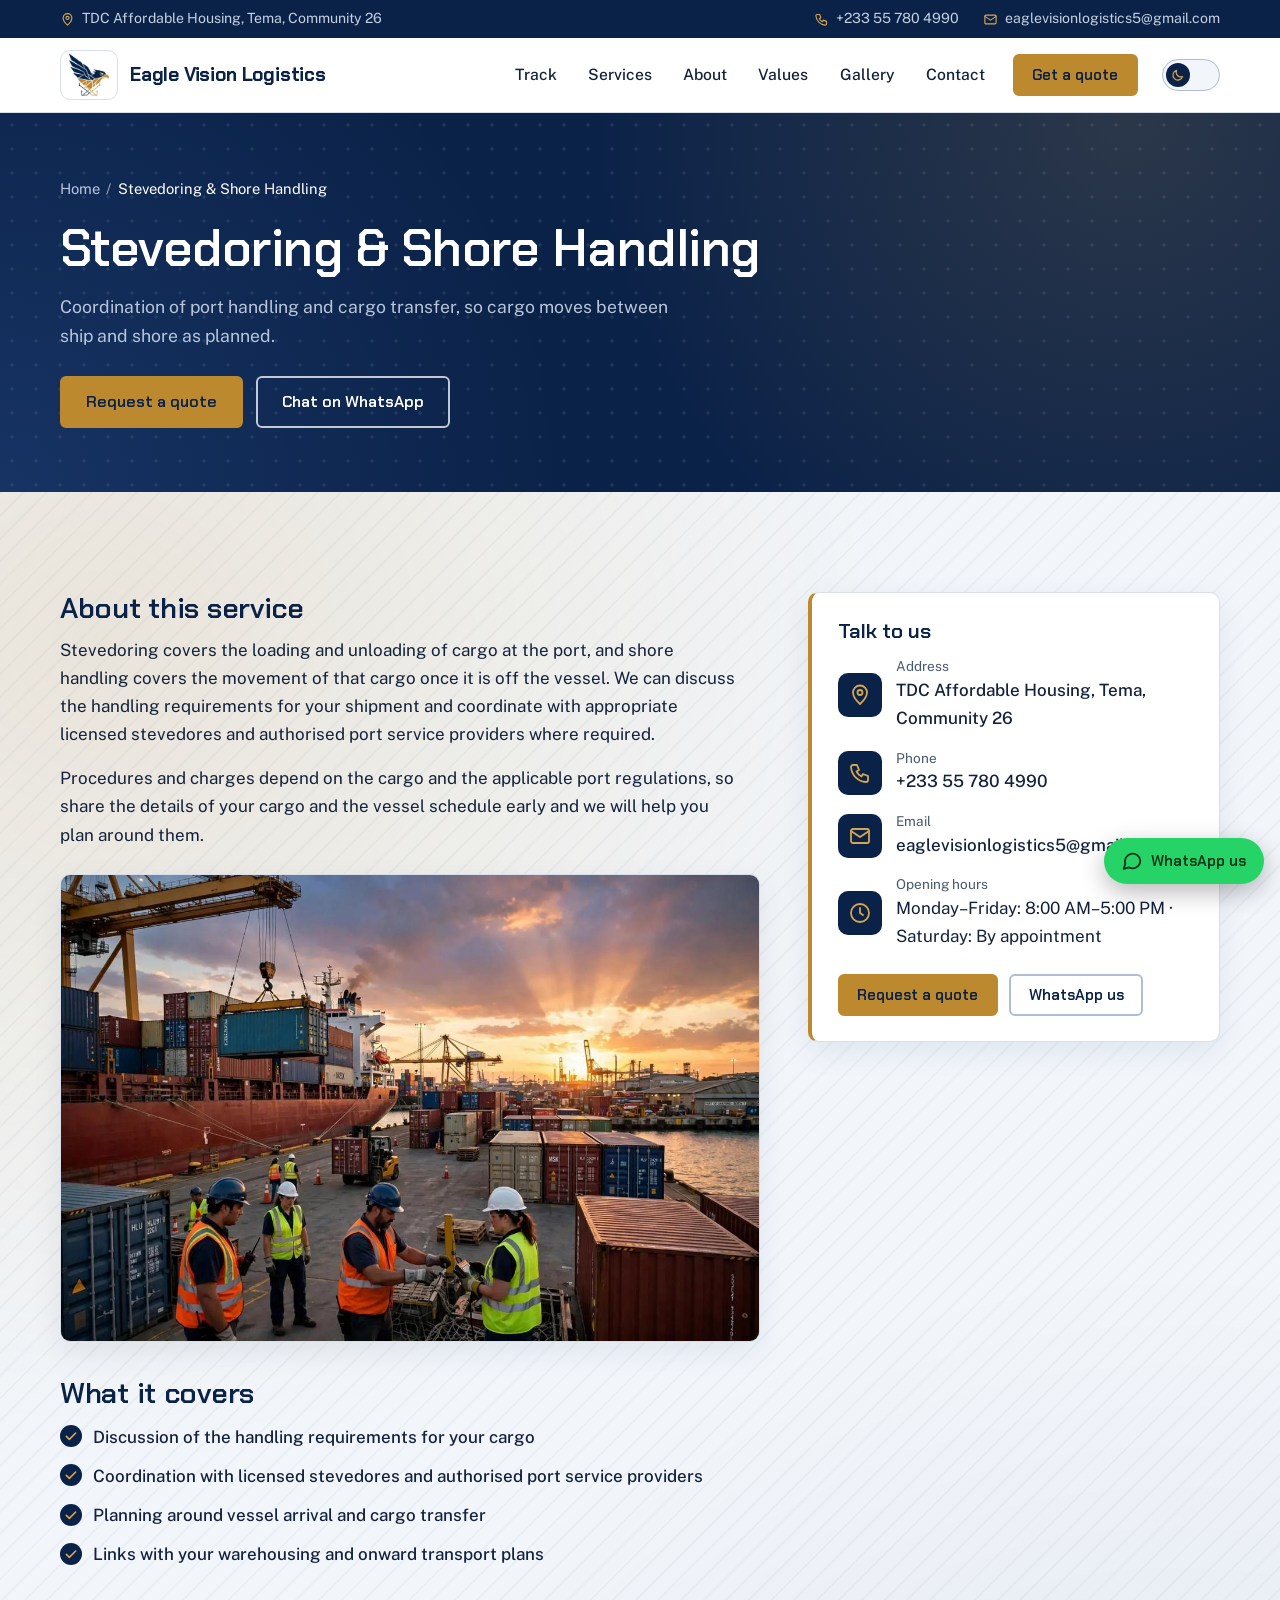
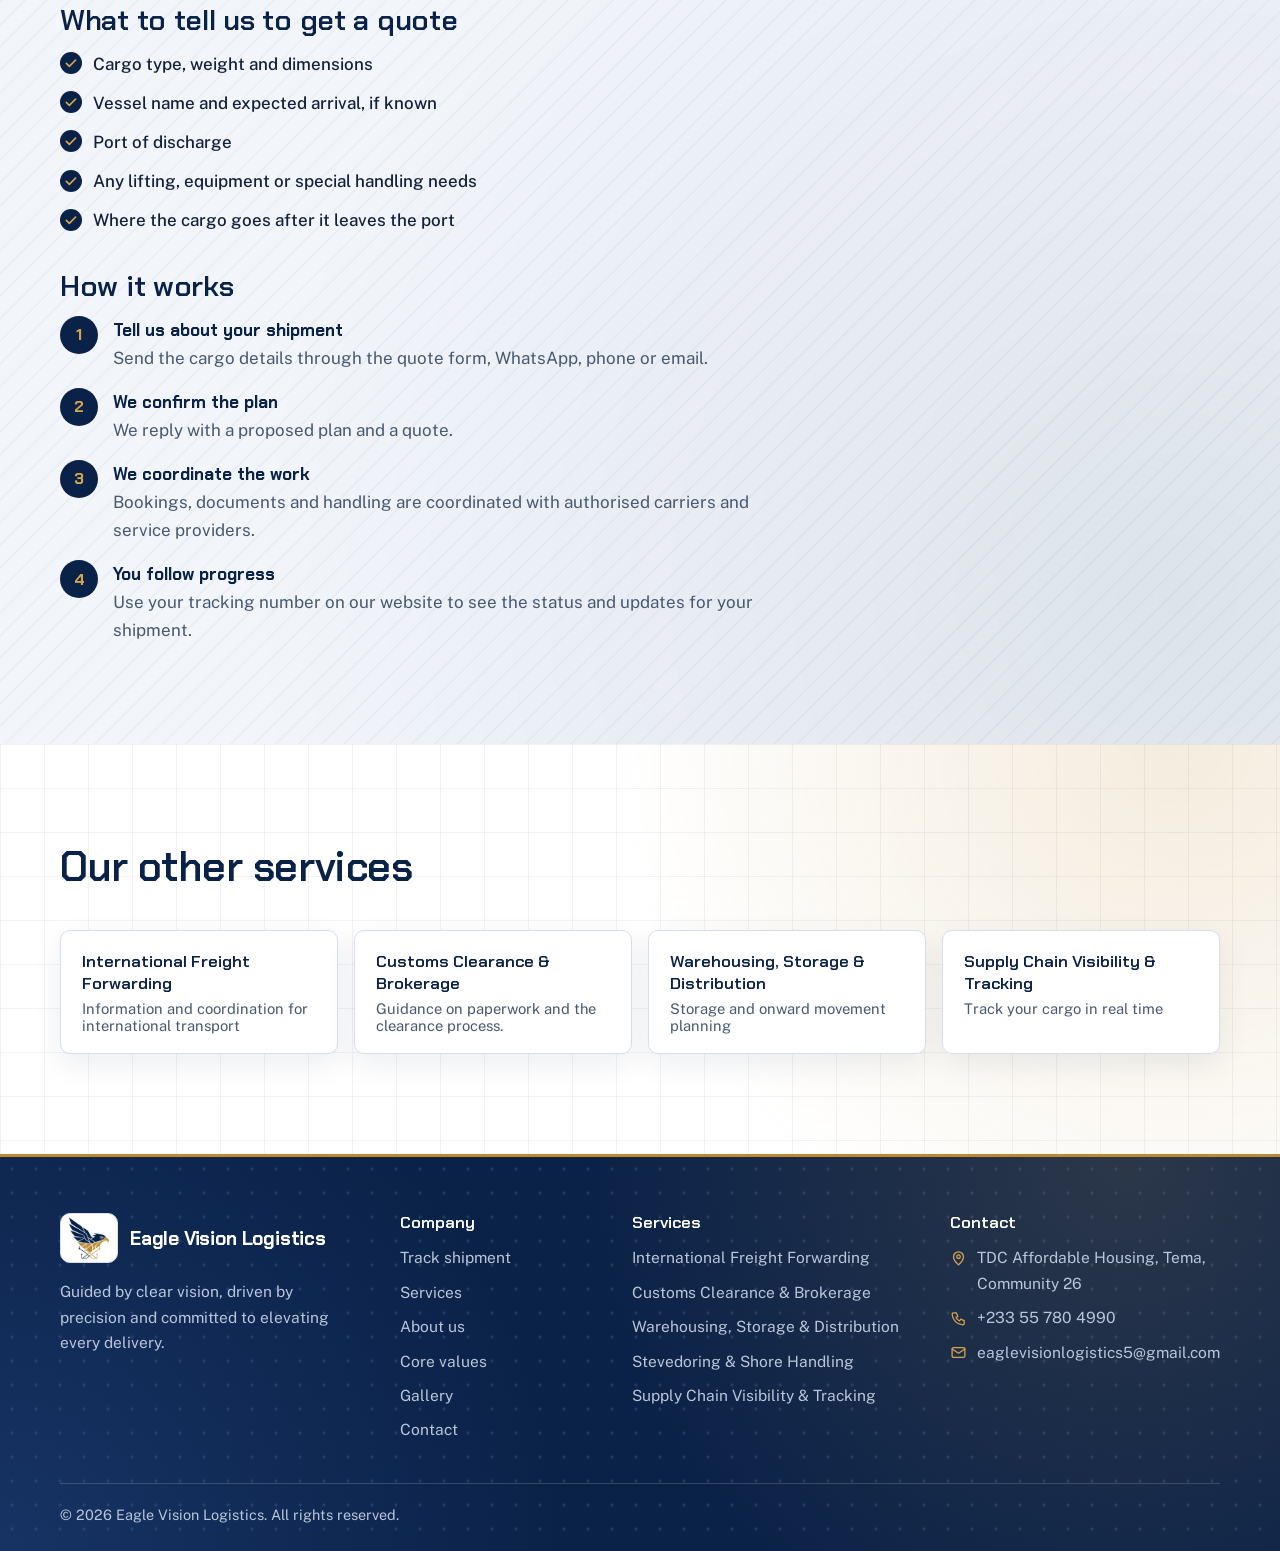
<file: services/stevedoring-shore-handling/index.html>
<!DOCTYPE html>
<html lang="en" data-theme="light">
<head>
<meta charset="utf-8">
<meta name="viewport" content="width=device-width, initial-scale=1">
<title>Stevedoring &amp; Shore Handling | Eagle Vision Logistics</title>
<meta name="description" content="Coordination of port handling and cargo transfer with licensed stevedores and port service providers. Request a quote from Eagle Vision Logistics.">
<meta name="robots" content="index, follow, max-image-preview:large">
<link rel="canonical" href="https://evlogistics.github.io/services/stevedoring-shore-handling/">
<meta name="color-scheme" content="light dark">
<meta name="theme-color" content="#0b2248">
<meta property="og:site_name" content="Eagle Vision Logistics">
<meta property="og:locale" content="en_GB">
<meta property="og:type" content="website">
<meta property="og:title" content="Stevedoring &amp; Shore Handling | Eagle Vision Logistics">
<meta property="og:description" content="Coordination of port handling and cargo transfer with licensed stevedores and port service providers. Request a quote from Eagle Vision Logistics.">
<meta property="og:url" content="https://evlogistics.github.io/services/stevedoring-shore-handling/">
<meta property="og:image" content="https://evlogistics.github.io/og-image.jpg">
<meta property="og:image:width" content="1200">
<meta property="og:image:height" content="630">
<meta property="og:image:alt" content="Eagle Vision Logistics: container ship, port cranes and a freight truck">
<meta name="twitter:card" content="summary_large_image">
<meta name="twitter:title" content="Stevedoring &amp; Shore Handling | Eagle Vision Logistics">
<meta name="twitter:description" content="Coordination of port handling and cargo transfer with licensed stevedores and port service providers. Request a quote from Eagle Vision Logistics.">
<meta name="twitter:image" content="https://evlogistics.github.io/og-image.jpg">
<script type="application/ld+json">{"@context":"https://schema.org","@graph":[{"@type":"Service","@id":"https://evlogistics.github.io/services/stevedoring-shore-handling/#service","name":"Stevedoring & Shore Handling","description":"Coordination of port handling and cargo transfer with licensed stevedores and port service providers. Request a quote from Eagle Vision Logistics.","url":"https://evlogistics.github.io/services/stevedoring-shore-handling/","areaServed":["Ghana","West Africa"],"provider":{"@id":"https://evlogistics.github.io/#organization"}},{"@type":"BreadcrumbList","itemListElement":[{"@type":"ListItem","position":1,"name":"Home","item":"https://evlogistics.github.io/"},{"@type":"ListItem","position":2,"name":"Stevedoring & Shore Handling","item":"https://evlogistics.github.io/services/stevedoring-shore-handling/"}]},{"@type":"LocalBusiness","@id":"https://evlogistics.github.io/#organization","name":"Eagle Vision Logistics","url":"https://evlogistics.github.io/","logo":{"@type":"ImageObject","url":"https://evlogistics.github.io/logo-mark.png","width":240,"height":225},"image":["https://evlogistics.github.io/og-image.jpg"],"description":"Eagle Vision Logistics in Tema, Ghana: international freight forwarding, customs clearance support, warehousing, port handling and shipment tracking.","telephone":"+233 55 780 4990","email":"eaglevisionlogistics5@gmail.com","address":{"@type":"PostalAddress","streetAddress":"TDC Affordable Housing, Community 26","addressLocality":"Tema","addressRegion":"Greater Accra","addressCountry":"GH"},"areaServed":["Ghana","West Africa"],"openingHoursSpecification":[{"@type":"OpeningHoursSpecification","dayOfWeek":["Monday","Tuesday","Wednesday","Thursday","Friday"],"opens":"08:00","closes":"17:00"}],"contactPoint":[{"@type":"ContactPoint","telephone":"+233 55 780 4990","contactType":"customer service","areaServed":"GH","availableLanguage":"English"}],"hasOfferCatalog":{"@type":"OfferCatalog","name":"Freight and logistics services","itemListElement":[{"@type":"Offer","itemOffered":{"@type":"Service","name":"International Freight Forwarding","url":"https://evlogistics.github.io/services/freight-forwarding/"}},{"@type":"Offer","itemOffered":{"@type":"Service","name":"Customs Clearance & Brokerage","url":"https://evlogistics.github.io/services/customs-clearance/"}},{"@type":"Offer","itemOffered":{"@type":"Service","name":"Warehousing, Storage & Distribution","url":"https://evlogistics.github.io/services/warehousing-storage/"}},{"@type":"Offer","itemOffered":{"@type":"Service","name":"Stevedoring & Shore Handling","url":"https://evlogistics.github.io/services/stevedoring-shore-handling/"}},{"@type":"Offer","itemOffered":{"@type":"Service","name":"Supply Chain Visibility & Tracking","url":"https://evlogistics.github.io/services/shipment-tracking/"}}]}}]}</script>
<link rel="icon" type="image/png" href="../../favicon.png">
<link rel="apple-touch-icon" href="../../apple-touch-icon.png">
<script>
(function () {
  var theme = null;
  try { theme = localStorage.getItem('evl-theme'); } catch (e) {}
  if (theme !== 'dark' && theme !== 'light') {
    theme = (window.matchMedia && matchMedia('(prefers-color-scheme: dark)').matches) ? 'dark' : 'light';
  }
  document.documentElement.setAttribute('data-theme', theme);
  var m = document.querySelector('meta[name="theme-color"]');
  if (m) m.setAttribute('content', theme === 'dark' ? '#0a1424' : '#0b2248');
})();
</script>
<link rel="preconnect" href="https://fonts.googleapis.com">
<link rel="preconnect" href="https://fonts.gstatic.com" crossorigin>
<link rel="stylesheet" href="../../styles.css">
<script src="../../data.js"></script>
<script src="../../shared.js"></script>
<script>
(function () {
  var q = (location.search.match(/[?&]font=([a-z]+)/) || [])[1];
  var key = q || ((window.SITE || {}).site || {}).font || 'classic';
  if (window.EVL) window.EVL.applyFont(key);
})();
</script>
</head>
<body>
<a class="skip" href="#main">Skip to content</a>
<div class="topbar" id="topbar"><div class="wrap">
  <ul id="topAddr"><!--pr:topAddr--><li><svg viewBox="0 0 24 24" aria-hidden="true" focusable="false"><path d="M12 21s7-6.2 7-11.5A7 7 0 0 0 5 9.5C5 14.8 12 21 12 21z"/><circle cx="12" cy="9.5" r="2.5"/></svg><span>TDC Affordable Housing, Tema, Community 26</span></li><!--/pr:topAddr--></ul>
  <ul id="topContact"><!--pr:topContact--><li><svg viewBox="0 0 24 24" aria-hidden="true" focusable="false"><path d="M5 4h4l2 5-2.5 1.5a11 11 0 0 0 5 5L15 13l5 2v4a2 2 0 0 1-2 2A16 16 0 0 1 3 6a2 2 0 0 1 2-2z"/></svg><a href="tel:+233557804990">+233 55 780 4990</a></li><li><svg viewBox="0 0 24 24" aria-hidden="true" focusable="false"><rect x="3" y="5" width="18" height="14" rx="2"/><path d="M3 7l9 6 9-6"/></svg><a href="mailto:eaglevisionlogistics5@gmail.com">eaglevisionlogistics5@gmail.com</a></li><!--/pr:topContact--></ul>
</div></div>

<header class="site-header" id="header">
  <div class="wrap bar">
    <a class="brand" href="../../" aria-label="Eagle Vision Logistics, home">
      <span class="mark"><img src="../../logo-mark.png" alt="" width="240" height="225"></span>
      <span class="brand-name" id="nm">Eagle Vision Logistics</span>
    </a>

    <nav id="menu" aria-label="Main">
      <ul>
        <li><a href="../../#track">Track</a></li>
        <li><a href="../../#services">Services</a></li>
        <li><a href="../../#about">About</a></li>
        <li><a href="../../#values">Values</a></li>
        <li><a href="../../#gallery">Gallery</a></li>
        <li id="navTeam" hidden><a href="../../#team">Team</a></li>
        <li><a href="../../#contact">Contact</a></li>
        <li class="cta"><a class="btn sm" href="../../#contact">Get a quote</a></li>
      </ul>
    </nav>

    <div class="tools">
      <button class="switch" id="themeSwitch" type="button" role="switch" aria-checked="false" aria-label="Dark mode" title="Switch to dark mode">
        <span class="knob">
          <svg class="i-moon" viewBox="0 0 24 24" aria-hidden="true" focusable="false"><path d="M20 14.5A8 8 0 0 1 9.5 4 8.5 8.5 0 1 0 20 14.5z"/></svg>
          <svg class="i-sun" viewBox="0 0 24 24" aria-hidden="true" focusable="false"><circle cx="12" cy="12" r="4"/><path d="M12 2v2M12 20v2M4.9 4.9l1.4 1.4M17.7 17.7l1.4 1.4M2 12h2M20 12h2M4.9 19.1l1.4-1.4M17.7 6.3l1.4-1.4"/></svg>
        </span>
      </button>
      <button class="burger" id="burger" type="button" aria-label="Open menu" aria-expanded="false" aria-controls="menu"><span></span></button>
    </div>
  </div>
</header>
<main id="main">
<section class="band tight page-head"><div class="wrap">
<div class="crumbs" role="navigation" aria-label="Breadcrumb"><ol><li><a href="../../">Home</a></li><li aria-current="page">Stevedoring &amp; Shore Handling</li></ol></div>
<h1>Stevedoring &amp; Shore Handling</h1>
<p class="lead">Coordination of port handling and cargo transfer, so cargo moves between ship and shore as planned.</p>
<div class="actions"><a class="btn" href="../../#contact">Request a quote</a><a class="btn ghost" target="_blank" rel="noopener" href="https://wa.me/233536430040?text=Hello%20Eagle%20Vision%20Logistics%2C%20I%20would%20like%20a%20quote%20for%20Stevedoring%20%26%20Shore%20Handling.">Chat on WhatsApp</a></div>
</div></section>
<section class="tint"><div class="wrap svc-layout">
<article class="prose">
<h2>About this service</h2>
<p>Stevedoring covers the loading and unloading of cargo at the port, and shore handling covers the movement of that cargo once it is off the vessel. We can discuss the handling requirements for your shipment and coordinate with appropriate licensed stevedores and authorised port service providers where required.</p>
<p>Procedures and charges depend on the cargo and the applicable port regulations, so share the details of your cargo and the vessel schedule early and we will help you plan around them.</p>
<figure><img src="../../images/services-mvtlbccc.jpg" alt="Port workers in safety gear beside shipping containers and cranes at sunset" width="1200" height="800" loading="lazy" decoding="async"></figure>
<h2>What it covers</h2>
<ul class="ticks"><li><svg viewBox="0 0 24 24" aria-hidden="true" focusable="false"><path d="M5 12.5l4.5 4.5L19 7.5"/></svg><span>Discussion of the handling requirements for your cargo</span></li><li><svg viewBox="0 0 24 24" aria-hidden="true" focusable="false"><path d="M5 12.5l4.5 4.5L19 7.5"/></svg><span>Coordination with licensed stevedores and authorised port service providers</span></li><li><svg viewBox="0 0 24 24" aria-hidden="true" focusable="false"><path d="M5 12.5l4.5 4.5L19 7.5"/></svg><span>Planning around vessel arrival and cargo transfer</span></li><li><svg viewBox="0 0 24 24" aria-hidden="true" focusable="false"><path d="M5 12.5l4.5 4.5L19 7.5"/></svg><span>Links with your warehousing and onward transport plans</span></li></ul>
<h2>What to tell us to get a quote</h2>
<ul class="ticks"><li><svg viewBox="0 0 24 24" aria-hidden="true" focusable="false"><path d="M5 12.5l4.5 4.5L19 7.5"/></svg><span>Cargo type, weight and dimensions</span></li><li><svg viewBox="0 0 24 24" aria-hidden="true" focusable="false"><path d="M5 12.5l4.5 4.5L19 7.5"/></svg><span>Vessel name and expected arrival, if known</span></li><li><svg viewBox="0 0 24 24" aria-hidden="true" focusable="false"><path d="M5 12.5l4.5 4.5L19 7.5"/></svg><span>Port of discharge</span></li><li><svg viewBox="0 0 24 24" aria-hidden="true" focusable="false"><path d="M5 12.5l4.5 4.5L19 7.5"/></svg><span>Any lifting, equipment or special handling needs</span></li><li><svg viewBox="0 0 24 24" aria-hidden="true" focusable="false"><path d="M5 12.5l4.5 4.5L19 7.5"/></svg><span>Where the cargo goes after it leaves the port</span></li></ul>
<h2>How it works</h2>
<ol class="steps"><li><div><b>Tell us about your shipment</b><span>Send the cargo details through the quote form, WhatsApp, phone or email.</span></div></li><li><div><b>We confirm the plan</b><span>We reply with a proposed plan and a quote.</span></div></li><li><div><b>We coordinate the work</b><span>Bookings, documents and handling are coordinated with authorised carriers and service providers.</span></div></li><li><div><b>You follow progress</b><span>Use your tracking number on our website to see the status and updates for your shipment.</span></div></li></ol>
</article>
<aside class="panel info aside-sticky" aria-label="Contact details"><h3>Talk to us</h3><ul class="rows"><li><span class="ico"><svg viewBox="0 0 24 24" aria-hidden="true" focusable="false"><path d="M12 21s7-6.2 7-11.5A7 7 0 0 0 5 9.5C5 14.8 12 21 12 21z"/><circle cx="12" cy="9.5" r="2.5"/></svg></span><div><small>Address</small><a href="https://www.google.com/maps/search/?api=1&amp;query=TDC%20Affordable%20Housing%2C%20Tema%2C%20Community%2026%2C%20Ghana" target="_blank" rel="noopener">TDC Affordable Housing, Tema, Community 26</a></div></li><li><span class="ico"><svg viewBox="0 0 24 24" aria-hidden="true" focusable="false"><path d="M5 4h4l2 5-2.5 1.5a11 11 0 0 0 5 5L15 13l5 2v4a2 2 0 0 1-2 2A16 16 0 0 1 3 6a2 2 0 0 1 2-2z"/></svg></span><div><small>Phone</small><a href="tel:+233557804990">+233 55 780 4990</a></div></li><li><span class="ico"><svg viewBox="0 0 24 24" aria-hidden="true" focusable="false"><rect x="3" y="5" width="18" height="14" rx="2"/><path d="M3 7l9 6 9-6"/></svg></span><div><small>Email</small><a href="mailto:eaglevisionlogistics5@gmail.com">eaglevisionlogistics5@gmail.com</a></div></li><li><span class="ico"><svg viewBox="0 0 24 24" aria-hidden="true" focusable="false"><circle cx="12" cy="12" r="9"/><path d="M12 7v5l3 2"/></svg></span><div><small>Opening hours</small><span>Monday–Friday: 8:00 AM–5:00 PM · Saturday: By appointment</span></div></li></ul><div class="info-actions"><a class="btn sm" href="../../#contact">Request a quote</a><a class="btn sm ghost-ink" target="_blank" rel="noopener" href="https://wa.me/233536430040?text=Hello%20Eagle%20Vision%20Logistics%2C%20I%20would%20like%20a%20quote%20for%20Stevedoring%20%26%20Shore%20Handling.">WhatsApp us</a></div></aside>
</div></section>
<section class="bg-grid"><div class="wrap"><div class="head"><h2>Our other services</h2></div><div class="rel"><a href="../freight-forwarding/">International Freight Forwarding<small>Information and coordination for international transport</small></a><a href="../customs-clearance/">Customs Clearance &amp; Brokerage<small>Guidance on paperwork and the clearance process.</small></a><a href="../warehousing-storage/">Warehousing, Storage &amp; Distribution<small>Storage and onward movement planning</small></a><a href="../shipment-tracking/">Supply Chain Visibility &amp; Tracking<small>Track your cargo in real time</small></a></div></div></section>
</main>
<footer class="band footer"><div class="wrap">
  <div class="fg">
    <div>
      <a class="brand brand-foot" href="../../"><span class="mark"><img src="../../logo-mark.png" alt="" width="240" height="225"></span><span class="brand-name nm2"><!--pr:nm-->Eagle Vision Logistics<!--/pr:nm--></span></a>
      <p class="foot-about">Guided by clear vision, driven by precision and committed to elevating every delivery.</p>
    </div>
    <div><h3>Company</h3><ul class="flinks" id="fLinks"><!--pr:fLinks--><li><a href="../../#track">Track shipment</a></li><li><a href="../../#services">Services</a></li><li><a href="../../#about">About us</a></li><li><a href="../../#values">Core values</a></li><li><a href="../../#gallery">Gallery</a></li><li><a href="../../#contact">Contact</a></li><!--/pr:fLinks--></ul></div>
    <div><h3>Services</h3><ul class="flinks" id="fServices"><!--pr:fServices--><li><a href="../../services/freight-forwarding/">International Freight Forwarding</a></li><li><a href="../../services/customs-clearance/">Customs Clearance &amp; Brokerage</a></li><li><a href="../../services/warehousing-storage/">Warehousing, Storage &amp; Distribution</a></li><li><a href="../../services/stevedoring-shore-handling/">Stevedoring &amp; Shore Handling</a></li><li><a href="../../services/shipment-tracking/">Supply Chain Visibility &amp; Tracking</a></li><!--/pr:fServices--></ul></div>
    <div><h3>Contact</h3><ul class="flinks" id="fContact"><!--pr:fContact--><li><svg viewBox="0 0 24 24" aria-hidden="true" focusable="false"><path d="M12 21s7-6.2 7-11.5A7 7 0 0 0 5 9.5C5 14.8 12 21 12 21z"/><circle cx="12" cy="9.5" r="2.5"/></svg><span>TDC Affordable Housing, Tema, Community 26</span></li><li><svg viewBox="0 0 24 24" aria-hidden="true" focusable="false"><path d="M5 4h4l2 5-2.5 1.5a11 11 0 0 0 5 5L15 13l5 2v4a2 2 0 0 1-2 2A16 16 0 0 1 3 6a2 2 0 0 1 2-2z"/></svg><a href="tel:+233557804990">+233 55 780 4990</a></li><li><svg viewBox="0 0 24 24" aria-hidden="true" focusable="false"><rect x="3" y="5" width="18" height="14" rx="2"/><path d="M3 7l9 6 9-6"/></svg><a href="mailto:eaglevisionlogistics5@gmail.com">eaglevisionlogistics5@gmail.com</a></li><!--/pr:fContact--></ul></div>
  </div>
  <p class="copy">&copy; <span id="yr"><!--pr:yr-->2026<!--/pr:yr--></span> <span class="nm2"><!--pr:nm-->Eagle Vision Logistics<!--/pr:nm--></span>. All rights reserved.</p>
</div></footer>
<a class="wa" id="wa" target="_blank" rel="noopener" href="https://wa.me/233536430040?text=Hello%20Eagle%20Vision%20Logistics%2C%20I%20would%20like%20a%20quote.">
  <svg viewBox="0 0 24 24" aria-hidden="true" focusable="false"><path d="M21 11.5a8.4 8.4 0 0 1-12.4 7.4L3 20.5l1.7-5.4A8.4 8.4 0 1 1 21 11.5z"/></svg>
  <span>WhatsApp us</span>
</a>
<script src="../../page.js"></script>
</body>
</html>
</file>
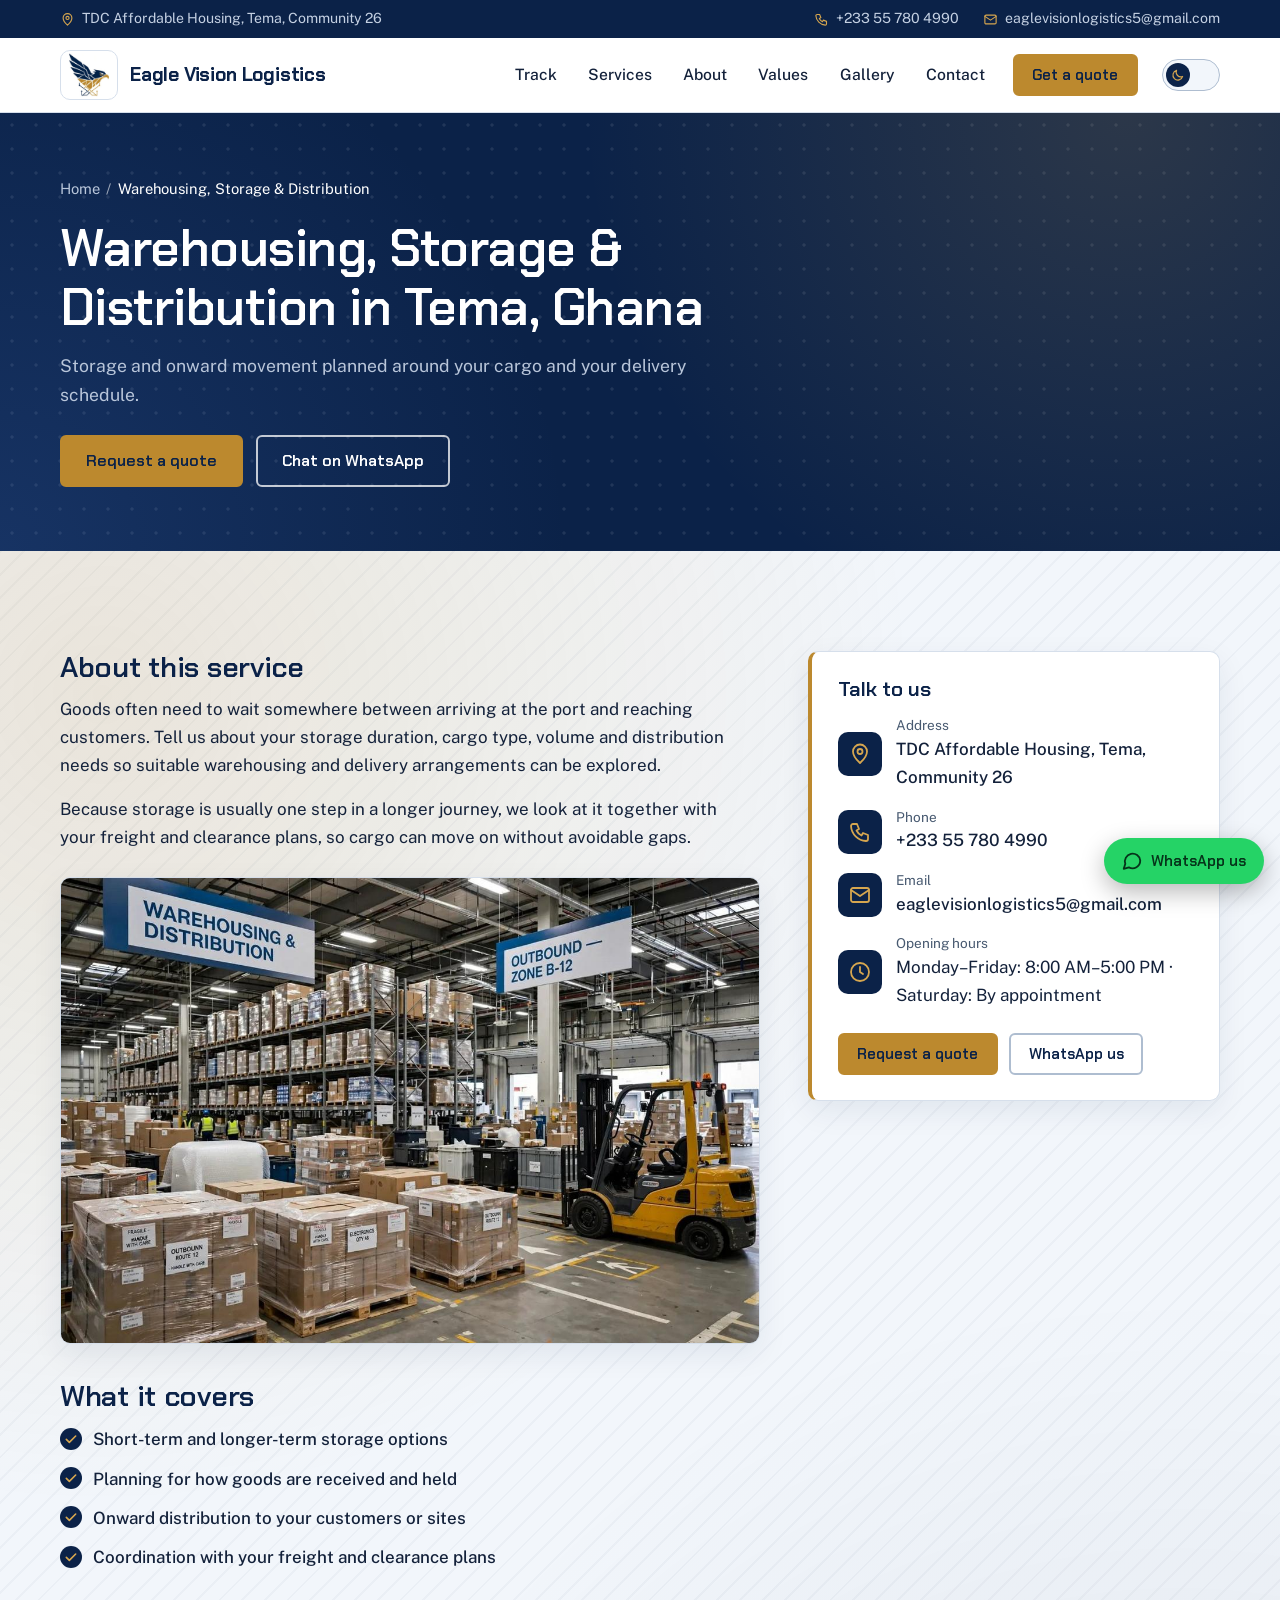
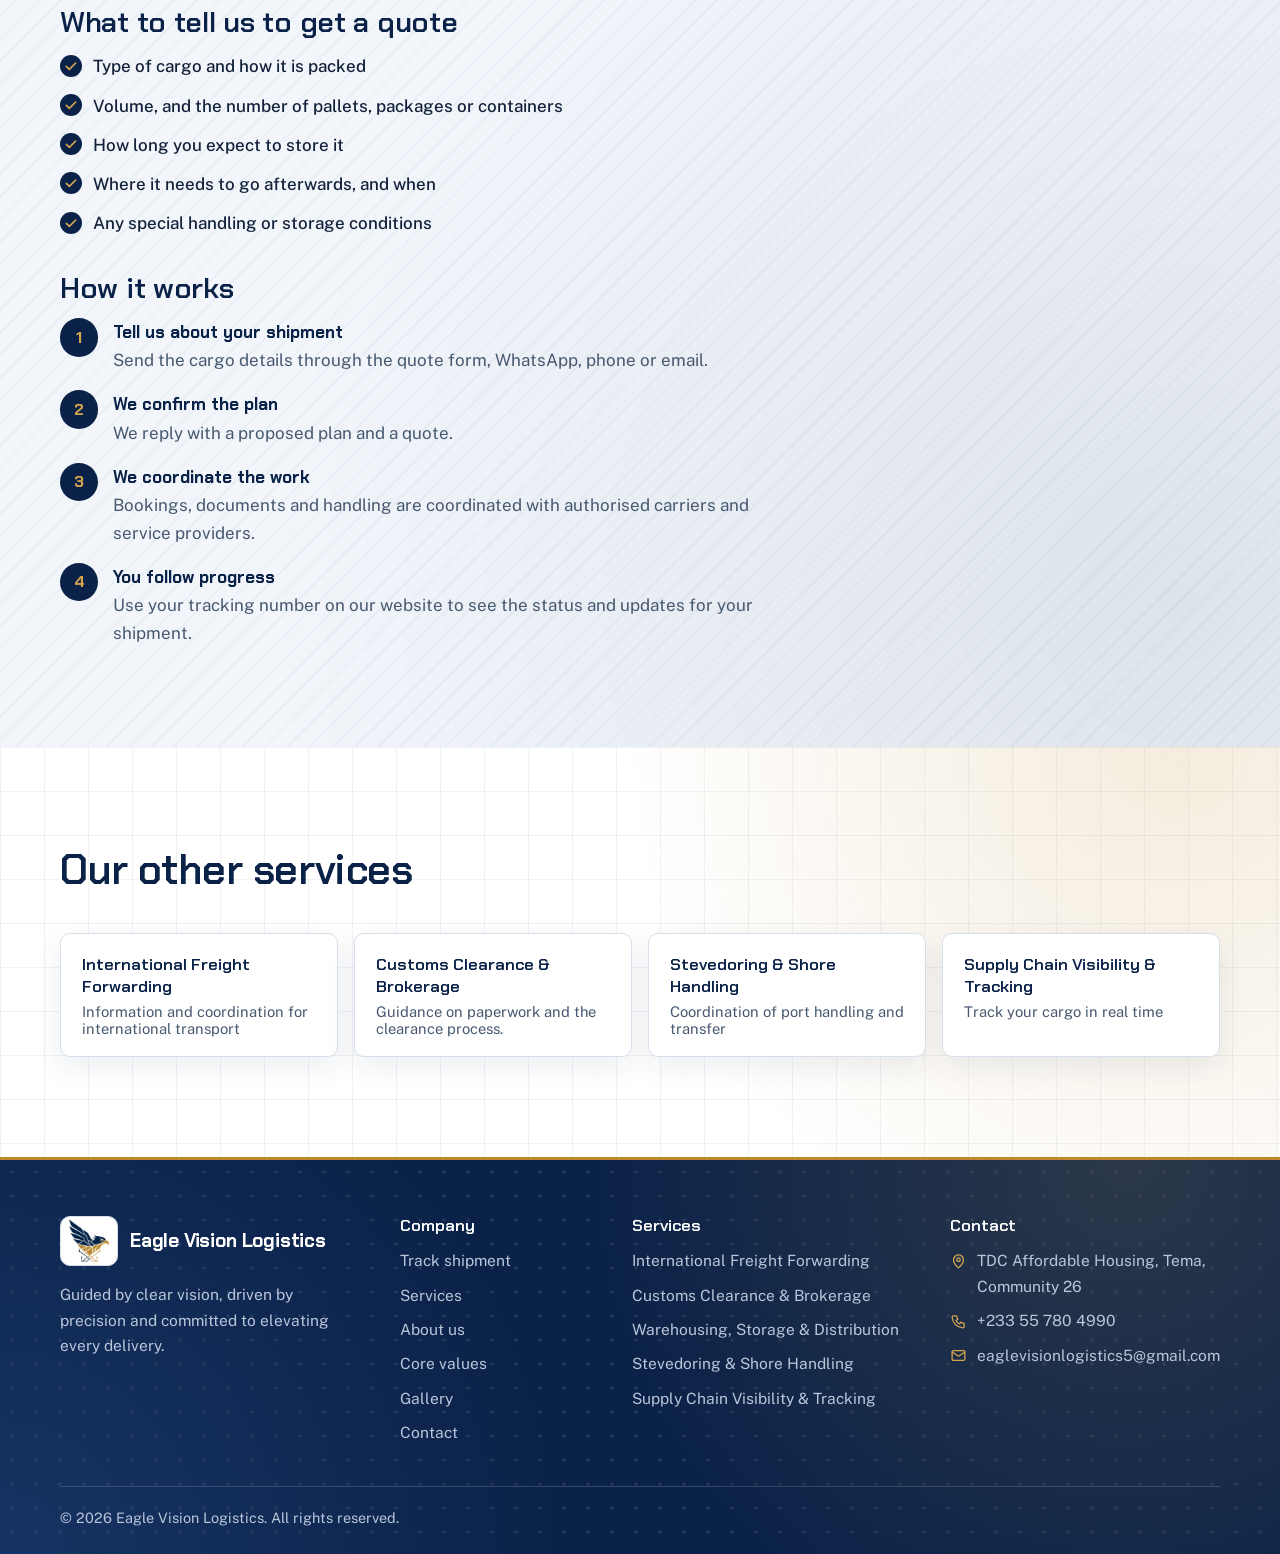
<file: services/warehousing-storage/index.html>
<!DOCTYPE html>
<html lang="en" data-theme="light">
<head>
<meta charset="utf-8">
<meta name="viewport" content="width=device-width, initial-scale=1">
<title>Warehousing &amp; Storage in Tema | Eagle Vision Logistics</title>
<meta name="description" content="Warehousing, storage and distribution planning in Tema, Ghana. Tell Eagle Vision Logistics about your cargo and timing to explore options.">
<meta name="robots" content="index, follow, max-image-preview:large">
<link rel="canonical" href="https://evlogistics.github.io/services/warehousing-storage/">
<meta name="color-scheme" content="light dark">
<meta name="theme-color" content="#0b2248">
<meta property="og:site_name" content="Eagle Vision Logistics">
<meta property="og:locale" content="en_GB">
<meta property="og:type" content="website">
<meta property="og:title" content="Warehousing &amp; Storage in Tema | Eagle Vision Logistics">
<meta property="og:description" content="Warehousing, storage and distribution planning in Tema, Ghana. Tell Eagle Vision Logistics about your cargo and timing to explore options.">
<meta property="og:url" content="https://evlogistics.github.io/services/warehousing-storage/">
<meta property="og:image" content="https://evlogistics.github.io/og-image.jpg">
<meta property="og:image:width" content="1200">
<meta property="og:image:height" content="630">
<meta property="og:image:alt" content="Eagle Vision Logistics: container ship, port cranes and a freight truck">
<meta name="twitter:card" content="summary_large_image">
<meta name="twitter:title" content="Warehousing &amp; Storage in Tema | Eagle Vision Logistics">
<meta name="twitter:description" content="Warehousing, storage and distribution planning in Tema, Ghana. Tell Eagle Vision Logistics about your cargo and timing to explore options.">
<meta name="twitter:image" content="https://evlogistics.github.io/og-image.jpg">
<script type="application/ld+json">{"@context":"https://schema.org","@graph":[{"@type":"Service","@id":"https://evlogistics.github.io/services/warehousing-storage/#service","name":"Warehousing, Storage & Distribution","description":"Warehousing, storage and distribution planning in Tema, Ghana. Tell Eagle Vision Logistics about your cargo and timing to explore options.","url":"https://evlogistics.github.io/services/warehousing-storage/","areaServed":["Ghana","West Africa"],"provider":{"@id":"https://evlogistics.github.io/#organization"}},{"@type":"BreadcrumbList","itemListElement":[{"@type":"ListItem","position":1,"name":"Home","item":"https://evlogistics.github.io/"},{"@type":"ListItem","position":2,"name":"Warehousing, Storage & Distribution","item":"https://evlogistics.github.io/services/warehousing-storage/"}]},{"@type":"LocalBusiness","@id":"https://evlogistics.github.io/#organization","name":"Eagle Vision Logistics","url":"https://evlogistics.github.io/","logo":{"@type":"ImageObject","url":"https://evlogistics.github.io/logo-mark.png","width":240,"height":225},"image":["https://evlogistics.github.io/og-image.jpg"],"description":"Eagle Vision Logistics in Tema, Ghana: international freight forwarding, customs clearance support, warehousing, port handling and shipment tracking.","telephone":"+233 55 780 4990","email":"eaglevisionlogistics5@gmail.com","address":{"@type":"PostalAddress","streetAddress":"TDC Affordable Housing, Community 26","addressLocality":"Tema","addressRegion":"Greater Accra","addressCountry":"GH"},"areaServed":["Ghana","West Africa"],"openingHoursSpecification":[{"@type":"OpeningHoursSpecification","dayOfWeek":["Monday","Tuesday","Wednesday","Thursday","Friday"],"opens":"08:00","closes":"17:00"}],"contactPoint":[{"@type":"ContactPoint","telephone":"+233 55 780 4990","contactType":"customer service","areaServed":"GH","availableLanguage":"English"}],"hasOfferCatalog":{"@type":"OfferCatalog","name":"Freight and logistics services","itemListElement":[{"@type":"Offer","itemOffered":{"@type":"Service","name":"International Freight Forwarding","url":"https://evlogistics.github.io/services/freight-forwarding/"}},{"@type":"Offer","itemOffered":{"@type":"Service","name":"Customs Clearance & Brokerage","url":"https://evlogistics.github.io/services/customs-clearance/"}},{"@type":"Offer","itemOffered":{"@type":"Service","name":"Warehousing, Storage & Distribution","url":"https://evlogistics.github.io/services/warehousing-storage/"}},{"@type":"Offer","itemOffered":{"@type":"Service","name":"Stevedoring & Shore Handling","url":"https://evlogistics.github.io/services/stevedoring-shore-handling/"}},{"@type":"Offer","itemOffered":{"@type":"Service","name":"Supply Chain Visibility & Tracking","url":"https://evlogistics.github.io/services/shipment-tracking/"}}]}}]}</script>
<link rel="icon" type="image/png" href="../../favicon.png">
<link rel="apple-touch-icon" href="../../apple-touch-icon.png">
<script>
(function () {
  var theme = null;
  try { theme = localStorage.getItem('evl-theme'); } catch (e) {}
  if (theme !== 'dark' && theme !== 'light') {
    theme = (window.matchMedia && matchMedia('(prefers-color-scheme: dark)').matches) ? 'dark' : 'light';
  }
  document.documentElement.setAttribute('data-theme', theme);
  var m = document.querySelector('meta[name="theme-color"]');
  if (m) m.setAttribute('content', theme === 'dark' ? '#0a1424' : '#0b2248');
})();
</script>
<link rel="preconnect" href="https://fonts.googleapis.com">
<link rel="preconnect" href="https://fonts.gstatic.com" crossorigin>
<link rel="stylesheet" href="../../styles.css">
<script src="../../data.js"></script>
<script src="../../shared.js"></script>
<script>
(function () {
  var q = (location.search.match(/[?&]font=([a-z]+)/) || [])[1];
  var key = q || ((window.SITE || {}).site || {}).font || 'classic';
  if (window.EVL) window.EVL.applyFont(key);
})();
</script>
</head>
<body>
<a class="skip" href="#main">Skip to content</a>
<div class="topbar" id="topbar"><div class="wrap">
  <ul id="topAddr"><!--pr:topAddr--><li><svg viewBox="0 0 24 24" aria-hidden="true" focusable="false"><path d="M12 21s7-6.2 7-11.5A7 7 0 0 0 5 9.5C5 14.8 12 21 12 21z"/><circle cx="12" cy="9.5" r="2.5"/></svg><span>TDC Affordable Housing, Tema, Community 26</span></li><!--/pr:topAddr--></ul>
  <ul id="topContact"><!--pr:topContact--><li><svg viewBox="0 0 24 24" aria-hidden="true" focusable="false"><path d="M5 4h4l2 5-2.5 1.5a11 11 0 0 0 5 5L15 13l5 2v4a2 2 0 0 1-2 2A16 16 0 0 1 3 6a2 2 0 0 1 2-2z"/></svg><a href="tel:+233557804990">+233 55 780 4990</a></li><li><svg viewBox="0 0 24 24" aria-hidden="true" focusable="false"><rect x="3" y="5" width="18" height="14" rx="2"/><path d="M3 7l9 6 9-6"/></svg><a href="mailto:eaglevisionlogistics5@gmail.com">eaglevisionlogistics5@gmail.com</a></li><!--/pr:topContact--></ul>
</div></div>

<header class="site-header" id="header">
  <div class="wrap bar">
    <a class="brand" href="../../" aria-label="Eagle Vision Logistics, home">
      <span class="mark"><img src="../../logo-mark.png" alt="" width="240" height="225"></span>
      <span class="brand-name" id="nm">Eagle Vision Logistics</span>
    </a>

    <nav id="menu" aria-label="Main">
      <ul>
        <li><a href="../../#track">Track</a></li>
        <li><a href="../../#services">Services</a></li>
        <li><a href="../../#about">About</a></li>
        <li><a href="../../#values">Values</a></li>
        <li><a href="../../#gallery">Gallery</a></li>
        <li id="navTeam" hidden><a href="../../#team">Team</a></li>
        <li><a href="../../#contact">Contact</a></li>
        <li class="cta"><a class="btn sm" href="../../#contact">Get a quote</a></li>
      </ul>
    </nav>

    <div class="tools">
      <button class="switch" id="themeSwitch" type="button" role="switch" aria-checked="false" aria-label="Dark mode" title="Switch to dark mode">
        <span class="knob">
          <svg class="i-moon" viewBox="0 0 24 24" aria-hidden="true" focusable="false"><path d="M20 14.5A8 8 0 0 1 9.5 4 8.5 8.5 0 1 0 20 14.5z"/></svg>
          <svg class="i-sun" viewBox="0 0 24 24" aria-hidden="true" focusable="false"><circle cx="12" cy="12" r="4"/><path d="M12 2v2M12 20v2M4.9 4.9l1.4 1.4M17.7 17.7l1.4 1.4M2 12h2M20 12h2M4.9 19.1l1.4-1.4M17.7 6.3l1.4-1.4"/></svg>
        </span>
      </button>
      <button class="burger" id="burger" type="button" aria-label="Open menu" aria-expanded="false" aria-controls="menu"><span></span></button>
    </div>
  </div>
</header>
<main id="main">
<section class="band tight page-head"><div class="wrap">
<div class="crumbs" role="navigation" aria-label="Breadcrumb"><ol><li><a href="../../">Home</a></li><li aria-current="page">Warehousing, Storage &amp; Distribution</li></ol></div>
<h1>Warehousing, Storage &amp; Distribution in Tema, Ghana</h1>
<p class="lead">Storage and onward movement planned around your cargo and your delivery schedule.</p>
<div class="actions"><a class="btn" href="../../#contact">Request a quote</a><a class="btn ghost" target="_blank" rel="noopener" href="https://wa.me/233536430040?text=Hello%20Eagle%20Vision%20Logistics%2C%20I%20would%20like%20a%20quote%20for%20Warehousing%2C%20Storage%20%26%20Distribution.">Chat on WhatsApp</a></div>
</div></section>
<section class="tint"><div class="wrap svc-layout">
<article class="prose">
<h2>About this service</h2>
<p>Goods often need to wait somewhere between arriving at the port and reaching customers. Tell us about your storage duration, cargo type, volume and distribution needs so suitable warehousing and delivery arrangements can be explored.</p>
<p>Because storage is usually one step in a longer journey, we look at it together with your freight and clearance plans, so cargo can move on without avoidable gaps.</p>
<figure><img src="../../images/services-mvtl7hjy.jpg" alt="Forklift and pallets of boxed goods inside a warehouse" width="1200" height="800" loading="lazy" decoding="async"></figure>
<h2>What it covers</h2>
<ul class="ticks"><li><svg viewBox="0 0 24 24" aria-hidden="true" focusable="false"><path d="M5 12.5l4.5 4.5L19 7.5"/></svg><span>Short-term and longer-term storage options</span></li><li><svg viewBox="0 0 24 24" aria-hidden="true" focusable="false"><path d="M5 12.5l4.5 4.5L19 7.5"/></svg><span>Planning for how goods are received and held</span></li><li><svg viewBox="0 0 24 24" aria-hidden="true" focusable="false"><path d="M5 12.5l4.5 4.5L19 7.5"/></svg><span>Onward distribution to your customers or sites</span></li><li><svg viewBox="0 0 24 24" aria-hidden="true" focusable="false"><path d="M5 12.5l4.5 4.5L19 7.5"/></svg><span>Coordination with your freight and clearance plans</span></li></ul>
<h2>What to tell us to get a quote</h2>
<ul class="ticks"><li><svg viewBox="0 0 24 24" aria-hidden="true" focusable="false"><path d="M5 12.5l4.5 4.5L19 7.5"/></svg><span>Type of cargo and how it is packed</span></li><li><svg viewBox="0 0 24 24" aria-hidden="true" focusable="false"><path d="M5 12.5l4.5 4.5L19 7.5"/></svg><span>Volume, and the number of pallets, packages or containers</span></li><li><svg viewBox="0 0 24 24" aria-hidden="true" focusable="false"><path d="M5 12.5l4.5 4.5L19 7.5"/></svg><span>How long you expect to store it</span></li><li><svg viewBox="0 0 24 24" aria-hidden="true" focusable="false"><path d="M5 12.5l4.5 4.5L19 7.5"/></svg><span>Where it needs to go afterwards, and when</span></li><li><svg viewBox="0 0 24 24" aria-hidden="true" focusable="false"><path d="M5 12.5l4.5 4.5L19 7.5"/></svg><span>Any special handling or storage conditions</span></li></ul>
<h2>How it works</h2>
<ol class="steps"><li><div><b>Tell us about your shipment</b><span>Send the cargo details through the quote form, WhatsApp, phone or email.</span></div></li><li><div><b>We confirm the plan</b><span>We reply with a proposed plan and a quote.</span></div></li><li><div><b>We coordinate the work</b><span>Bookings, documents and handling are coordinated with authorised carriers and service providers.</span></div></li><li><div><b>You follow progress</b><span>Use your tracking number on our website to see the status and updates for your shipment.</span></div></li></ol>
</article>
<aside class="panel info aside-sticky" aria-label="Contact details"><h3>Talk to us</h3><ul class="rows"><li><span class="ico"><svg viewBox="0 0 24 24" aria-hidden="true" focusable="false"><path d="M12 21s7-6.2 7-11.5A7 7 0 0 0 5 9.5C5 14.8 12 21 12 21z"/><circle cx="12" cy="9.5" r="2.5"/></svg></span><div><small>Address</small><a href="https://www.google.com/maps/search/?api=1&amp;query=TDC%20Affordable%20Housing%2C%20Tema%2C%20Community%2026%2C%20Ghana" target="_blank" rel="noopener">TDC Affordable Housing, Tema, Community 26</a></div></li><li><span class="ico"><svg viewBox="0 0 24 24" aria-hidden="true" focusable="false"><path d="M5 4h4l2 5-2.5 1.5a11 11 0 0 0 5 5L15 13l5 2v4a2 2 0 0 1-2 2A16 16 0 0 1 3 6a2 2 0 0 1 2-2z"/></svg></span><div><small>Phone</small><a href="tel:+233557804990">+233 55 780 4990</a></div></li><li><span class="ico"><svg viewBox="0 0 24 24" aria-hidden="true" focusable="false"><rect x="3" y="5" width="18" height="14" rx="2"/><path d="M3 7l9 6 9-6"/></svg></span><div><small>Email</small><a href="mailto:eaglevisionlogistics5@gmail.com">eaglevisionlogistics5@gmail.com</a></div></li><li><span class="ico"><svg viewBox="0 0 24 24" aria-hidden="true" focusable="false"><circle cx="12" cy="12" r="9"/><path d="M12 7v5l3 2"/></svg></span><div><small>Opening hours</small><span>Monday–Friday: 8:00 AM–5:00 PM · Saturday: By appointment</span></div></li></ul><div class="info-actions"><a class="btn sm" href="../../#contact">Request a quote</a><a class="btn sm ghost-ink" target="_blank" rel="noopener" href="https://wa.me/233536430040?text=Hello%20Eagle%20Vision%20Logistics%2C%20I%20would%20like%20a%20quote%20for%20Warehousing%2C%20Storage%20%26%20Distribution.">WhatsApp us</a></div></aside>
</div></section>
<section class="bg-grid"><div class="wrap"><div class="head"><h2>Our other services</h2></div><div class="rel"><a href="../freight-forwarding/">International Freight Forwarding<small>Information and coordination for international transport</small></a><a href="../customs-clearance/">Customs Clearance &amp; Brokerage<small>Guidance on paperwork and the clearance process.</small></a><a href="../stevedoring-shore-handling/">Stevedoring &amp; Shore Handling<small>Coordination of port handling and transfer</small></a><a href="../shipment-tracking/">Supply Chain Visibility &amp; Tracking<small>Track your cargo in real time</small></a></div></div></section>
</main>
<footer class="band footer"><div class="wrap">
  <div class="fg">
    <div>
      <a class="brand brand-foot" href="../../"><span class="mark"><img src="../../logo-mark.png" alt="" width="240" height="225"></span><span class="brand-name nm2"><!--pr:nm-->Eagle Vision Logistics<!--/pr:nm--></span></a>
      <p class="foot-about">Guided by clear vision, driven by precision and committed to elevating every delivery.</p>
    </div>
    <div><h3>Company</h3><ul class="flinks" id="fLinks"><!--pr:fLinks--><li><a href="../../#track">Track shipment</a></li><li><a href="../../#services">Services</a></li><li><a href="../../#about">About us</a></li><li><a href="../../#values">Core values</a></li><li><a href="../../#gallery">Gallery</a></li><li><a href="../../#contact">Contact</a></li><!--/pr:fLinks--></ul></div>
    <div><h3>Services</h3><ul class="flinks" id="fServices"><!--pr:fServices--><li><a href="../../services/freight-forwarding/">International Freight Forwarding</a></li><li><a href="../../services/customs-clearance/">Customs Clearance &amp; Brokerage</a></li><li><a href="../../services/warehousing-storage/">Warehousing, Storage &amp; Distribution</a></li><li><a href="../../services/stevedoring-shore-handling/">Stevedoring &amp; Shore Handling</a></li><li><a href="../../services/shipment-tracking/">Supply Chain Visibility &amp; Tracking</a></li><!--/pr:fServices--></ul></div>
    <div><h3>Contact</h3><ul class="flinks" id="fContact"><!--pr:fContact--><li><svg viewBox="0 0 24 24" aria-hidden="true" focusable="false"><path d="M12 21s7-6.2 7-11.5A7 7 0 0 0 5 9.5C5 14.8 12 21 12 21z"/><circle cx="12" cy="9.5" r="2.5"/></svg><span>TDC Affordable Housing, Tema, Community 26</span></li><li><svg viewBox="0 0 24 24" aria-hidden="true" focusable="false"><path d="M5 4h4l2 5-2.5 1.5a11 11 0 0 0 5 5L15 13l5 2v4a2 2 0 0 1-2 2A16 16 0 0 1 3 6a2 2 0 0 1 2-2z"/></svg><a href="tel:+233557804990">+233 55 780 4990</a></li><li><svg viewBox="0 0 24 24" aria-hidden="true" focusable="false"><rect x="3" y="5" width="18" height="14" rx="2"/><path d="M3 7l9 6 9-6"/></svg><a href="mailto:eaglevisionlogistics5@gmail.com">eaglevisionlogistics5@gmail.com</a></li><!--/pr:fContact--></ul></div>
  </div>
  <p class="copy">&copy; <span id="yr"><!--pr:yr-->2026<!--/pr:yr--></span> <span class="nm2"><!--pr:nm-->Eagle Vision Logistics<!--/pr:nm--></span>. All rights reserved.</p>
</div></footer>
<a class="wa" id="wa" target="_blank" rel="noopener" href="https://wa.me/233536430040?text=Hello%20Eagle%20Vision%20Logistics%2C%20I%20would%20like%20a%20quote.">
  <svg viewBox="0 0 24 24" aria-hidden="true" focusable="false"><path d="M21 11.5a8.4 8.4 0 0 1-12.4 7.4L3 20.5l1.7-5.4A8.4 8.4 0 1 1 21 11.5z"/></svg>
  <span>WhatsApp us</span>
</a>
<script src="../../page.js"></script>
</body>
</html>
</file>
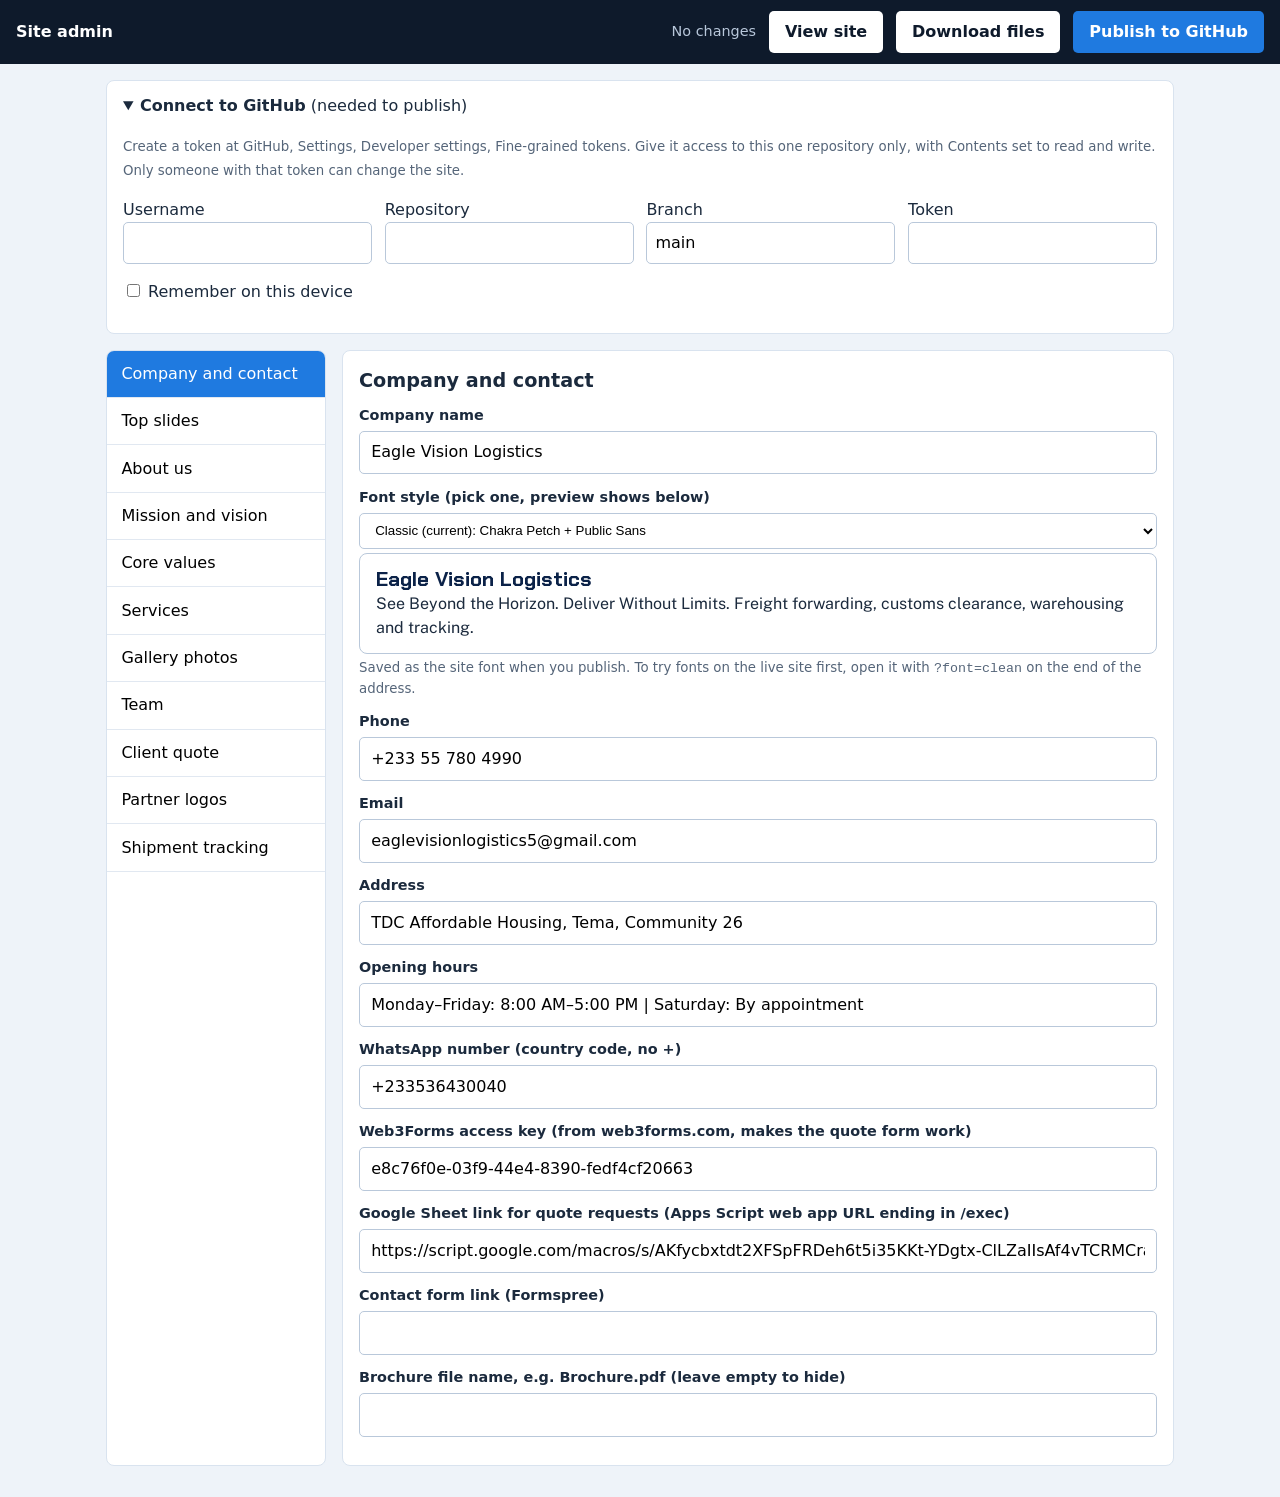
<file: admin.html>
<!DOCTYPE html>
<html lang="en">
<head>
<meta charset="utf-8">
<meta name="viewport" content="width=device-width, initial-scale=1">
<meta name="robots" content="noindex">
<title>Site admin</title>
<style>
*{box-sizing:border-box}
body{margin:0;font:16px/1.5 system-ui,Segoe UI,sans-serif;background:#eef3f9;color:#1b2a3d}
button,input,textarea{font:inherit}
.top{position:sticky;top:0;z-index:5;background:#0e1a2b;color:#fff;padding:.7rem 1rem;display:flex;gap:.8rem;align-items:center;flex-wrap:wrap}
.top b{margin-right:auto}
.btn{border:0;border-radius:5px;padding:.55rem 1rem;background:#1f7ae0;color:#fff;font-weight:600;cursor:pointer}
.btn.alt{background:#fff;color:#0e1a2b}.btn.sm{padding:.3rem .6rem;font-size:.85rem}.btn.red{background:#c0392b}
.btn:disabled{opacity:.5}
#st{font-size:.9rem;color:#b8c7da}
.lay{display:grid;grid-template-columns:220px 1fr;gap:1rem;max-width:1100px;margin:1rem auto;padding:0 1rem}
.side button{display:block;width:100%;text-align:left;padding:.7rem .9rem;border:0;border-bottom:1px solid #e1e8f1;background:#fff;cursor:pointer}
.side button.on{background:#1f7ae0;color:#fff}
.box{background:#fff;border:1px solid #d9e3ef;border-radius:8px;padding:1rem;margin-bottom:1rem}
.box h2{margin:0 0 .6rem;font-size:1.2rem}
.hd{display:flex;gap:.4rem;align-items:center;margin-bottom:.6rem}.hd b{margin-right:auto}
.fl{display:grid;gap:.25rem;margin-bottom:.8rem}.fl>b{font-size:.9rem}
.fl input[type=text],textarea{width:100%;padding:.55rem .7rem;border:1px solid #b9c8da;border-radius:5px}
textarea{min-height:90px}
.pv{width:160px;height:100px;border:1px solid #b9c8da;border-radius:6px;background:#e8f1fc center/cover no-repeat}
.pv.png{background-size:contain}
details{background:#fff;border:1px solid #d9e3ef;border-radius:8px;padding:.8rem 1rem;margin:1rem auto;max-width:1068px;color:#1b2a3d}
details input[type=text],details input[type=password]{padding:.5rem;border:1px solid #b9c8da;border-radius:5px;width:100%}
.g3{display:grid;grid-template-columns:repeat(auto-fit,minmax(180px,1fr));gap:.8rem}
small{color:#556579}
.fl select,.fl input[type=date],.fl input[type=datetime-local]{width:100%;padding:.55rem .7rem;border:1px solid #b9c8da;border-radius:5px;background:#fff}
.fp{border:1px solid #b9c8da;border-radius:8px;background:#fff;padding:.8rem 1rem}.fp b{display:block;font:700 1.3rem/1.2 var(--head);color:#0b2248}.fp span{font:400 1rem/1.5 var(--body)}
.g2{display:grid;grid-template-columns:1fr 1fr;gap:.8rem}
.ev{border:1px solid #d9e3ef;border-radius:6px;padding:.6rem;margin:.5rem 0;background:#f7fafd}
.num{font:700 1.15rem ui-monospace,Consolas,monospace;letter-spacing:.03em;color:#0b2248;word-break:break-all}
.newbox{background:#e6f4ec;border:1px solid #9fd2b4;border-radius:8px;padding:.8rem 1rem;margin-bottom:1rem}
.hash{font:.8rem ui-monospace,Consolas,monospace;color:#556579}
@media(max-width:760px){.g2{grid-template-columns:1fr}}
@media(max-width:760px){.lay{grid-template-columns:1fr}.side{display:flex;overflow-x:auto}.side button{width:auto;white-space:nowrap}}
</style>
<script src="data.js"></script>
<script src="shared.js"></script>
<script src="tracking.js"></script>
</head>
<body>
<div class="top"><b>Site admin</b><span id="st">No changes</span>
  <a class="btn alt" href="index.html" target="_blank" style="text-decoration:none">View site</a>
  <button class="btn alt" id="dl">Download files</button><button class="btn" id="pub">Publish to GitHub</button></div>

<details id="conn"><summary><b>Connect to GitHub</b> (needed to publish)</summary>
  <p><small>Create a token at GitHub, Settings, Developer settings, Fine-grained tokens. Give it access to this one repository only, with Contents set to read and write. Only someone with that token can change the site.</small></p>
  <div class="g3">
    <label>Username<input type="text" id="o"></label><label>Repository<input type="text" id="r"></label>
    <label>Branch<input type="text" id="br" value="main"></label><label>Token<input type="password" id="tk" autocomplete="off"></label></div>
  <p><label><input type="checkbox" id="rm"> Remember on this device</label></p>
</details>

<div class="lay"><div class="side box" style="padding:0;overflow:hidden" id="side"></div><div id="main"></div></div>

<script>
const SCHEMA=[
 {k:'site',label:'Company and contact',obj:1,f:[['name','Company name'],['font','Font style (pick one, preview shows below)','font'],['phone','Phone'],['email','Email'],['address','Address'],['hours','Opening hours'],['whatsapp','WhatsApp number (country code, no +)'],['web3formsKey','Web3Forms access key (from web3forms.com, makes the quote form work)'],['sheetUrl','Google Sheet link for quote requests (Apps Script web app URL ending in /exec)'],['formUrl','Contact form link (Formspree)'],['brochure','Brochure file name, e.g. Brochure.pdf (leave empty to hide)']]},
 {k:'hero',label:'Top slides',item:'Slide',f:[['title','Headline'],['text','Text','area'],['btn','Button text'],['link','Button link, e.g. #about'],['image','Background picture','img']]},
 {k:'about',label:'About us',obj:1,f:[['title','Heading'],['p1','Paragraphs (leave a blank line between paragraphs)','area'],['p2','Closing paragraph','area'],['why','Why work with us (one point per line)','area'],['image','Picture beside the text','img']]},
 {k:'purpose',label:'Mission and vision',obj:1,f:[['mission','Mission','area'],['vision','Vision','area']]},
 {k:'values',label:'Core values',item:'Value',f:[['title','Title'],['text','Text','area']]},
 {k:'services',label:'Services',item:'Service',f:[['title','Title'],['short','Short line (on the card)'],['more','Full description (in the pop-up)','area'],['image','Picture','img'],['imageAlt','Picture description (helps accessibility and search)']]},
 {k:'gallery',label:'Gallery photos',item:'Photo',f:[['image','Photo','img'],['alt','Short description of the photo (helps accessibility and search)']]},
 {k:'team',label:'Team',item:'Person',f:[['name','Name'],['role','Role'],['image','Photo','img']]},
 {k:'quote',label:'Client quote',obj:1,f:[['text','Quote','area'],['by','Who said it']]},
 {k:'partners',label:'Partner logos',item:'Logo',f:[['image','Logo (transparent PNG works best)','png']]}
];
const $=s=>document.querySelector(s);
const esc=s=>String(s??'').replace(/[&<>"]/g,c=>({'&':'&amp;','<':'&lt;','>':'&gt;','"':'&quot;'}[c]));
const data=JSON.parse(JSON.stringify(window.SITE||{}));
const shown={},pending=new Set();let cur=0,dirty=false;
const mark=()=>{dirty=true;$('#st').textContent='Unsaved changes'};
window.onbeforeunload=e=>dirty?(e.preventDefault(),''):undefined;

const TRK=SCHEMA.length;
function side(){$('#side').innerHTML=SCHEMA.map((s,i)=>`<button class="${i==cur?'on':''}" data-s="${i}">${s.label}</button>`).join('')+`<button class="${cur==TRK?'on':''}" data-s="${TRK}">Shipment tracking</button>`}
function fld(sec,it,i,[f,label,t]){
 const v=it[f]||'';
 if(t=='font'){const cur=v||'classic';
  return `<div class="fl"><b>${label}</b><select data-f="${f}" data-i="${i}">${Object.entries(EVL.FONTS).map(([k,o])=>`<option value="${k}" ${k==cur?'selected':''}>${esc(o.label)}</option>`).join('')}</select>
  <div class="fp" id="fp"><b>Eagle Vision Logistics</b><span>See Beyond the Horizon. Deliver Without Limits. Freight forwarding, customs clearance, warehousing and tracking.</span></div>
  <small>Saved as the site font when you publish. To try fonts on the live site first, open it with <code>?font=clean</code> on the end of the address.</small></div>`}
 if(t=='img'||t=='png'){const u=shown[v]||v;
  return `<div class="fl"><b>${label}</b><div class="pv ${t=='png'?'png':''}" style="${u?`background-image:url('${u}')`:''}"></div>
  <input type="file" accept="image/*" data-up="${f}" data-i="${i}" data-png="${t=='png'?1:0}">
  ${v?`<div><button class="btn sm red" data-act="clr" data-f="${f}" data-i="${i}">Remove picture</button></div>`:''}</div>`}
 return `<div class="fl"><b>${label}</b>${t=='area'?`<textarea data-f="${f}" data-i="${i}">${esc(v)}</textarea>`:`<input type="text" data-f="${f}" data-i="${i}" value="${esc(v)}">`}</div>`}
function main(){
 if(cur==TRK)return trkMain();
 const s=SCHEMA[cur];let h='';
 if(s.obj){data[s.k]=data[s.k]||{};h=`<div class="box"><h2>${s.label}</h2>${s.f.map(f=>fld(s,data[s.k],0,f)).join('')}</div>`}
 else{data[s.k]=data[s.k]||[];
  h=data[s.k].map((it,i)=>`<div class="box"><div class="hd"><b>${s.item} ${i+1}</b>
   <button class="btn sm alt" style="border:1px solid #b9c8da" data-act="up" data-i="${i}" ${i?'':'disabled'}>Up</button>
   <button class="btn sm alt" style="border:1px solid #b9c8da" data-act="down" data-i="${i}" ${i<data[s.k].length-1?'':'disabled'}>Down</button>
   <button class="btn sm red" data-act="del" data-i="${i}">Delete</button></div>${s.f.map(f=>fld(s,it,i,f)).join('')}</div>`).join('')
   +`<button class="btn" data-act="add">Add ${s.item.toLowerCase()}</button>`;
  if(!data[s.k].length)h=`<div class="box">Nothing here yet, so this section is hidden on the site.</div>`+h}
 $('#main').innerHTML=h;
 const fp=$('#fp');if(fp)EVL.applyFont(data.site.font||'classic',fp)}
function render(){side();main()}

$('#side').onclick=e=>{const b=e.target.closest('[data-s]');if(b){cur=+b.dataset.s;render()}};
$('#main').oninput=e=>{const t=e.target,{f,i}=t.dataset;if(!f)return;const s=SCHEMA[cur];(s.obj?data[s.k]:data[s.k][i])[f]=t.value;if(f=='font'){const fp=$('#fp');if(fp)EVL.applyFont(t.value,fp)}mark()};
$('#main').onclick=e=>{const b=e.target.closest('[data-act]');if(!b)return;const s=SCHEMA[cur],a=b.dataset.act,i=+b.dataset.i,L=data[s.k];
 if(a=='add'){const o={};s.f.forEach(([f])=>o[f]='');L.push(o)}
 else if(a=='del'){if(!confirm('Delete this item?'))return;L.splice(i,1)}
 else if(a=='up'||a=='down'){const j=a=='up'?i-1:i+1;[L[i],L[j]]=[L[j],L[i]]}
 else if(a=='clr'){(s.obj?L:L[i])[b.dataset.f]=''}
 mark();render()};
$('#main').onchange=async e=>{const t=e.target;if(!t.dataset.up||!t.files[0])return;
 const s=SCHEMA[cur],png=t.dataset.png=='1',bmp=await createImageBitmap(t.files[0]),k=Math.min(1,1600/bmp.width),c=document.createElement('canvas');
 c.width=Math.round(bmp.width*k);c.height=Math.round(bmp.height*k);c.getContext('2d').drawImage(bmp,0,0,c.width,c.height);
 const url=c.toDataURL(png?'image/png':'image/jpeg',.85),name=`images/${s.k}-${Date.now().toString(36)}.${png?'png':'jpg'}`;
 shown[name]=url;pending.add(name);(s.obj?data[s.k]:data[s.k][+t.dataset.i])[t.dataset.up]=name;mark();render()};


/* ================= Shipment tracking ================= */
const trk=JSON.parse(JSON.stringify(window.TRACKING||{}));trk.shipments=trk.shipments||{};
let trkDirty=false,lastNew='';
const nums=(()=>{try{return JSON.parse(localStorage.getItem('evl-nums')||'{}')}catch(e){return{}}})();
const saveNums=()=>{try{localStorage.setItem('evl-nums',JSON.stringify(nums))}catch(e){}};
const tmark=()=>{trkDirty=true;mark()};
const nowLocal=()=>new Date(Date.now()-new Date().getTimezoneOffset()*6e4).toISOString().slice(0,16);
const genNum=()=>{const a='ABCDEFGHJKLMNPQRSTUVWXYZ23456789',r=crypto.getRandomValues(new Uint8Array(10)),s=[...r].map(x=>a[x%a.length]).join('');return`EVL-${s.slice(0,5)}-${s.slice(5)}`};
const opts=(list,v)=>list.map(o=>`<option ${o==v?'selected':''}>${esc(o)}</option>`).join('');
const tf=(h,f,label,v,type='text')=>`<div class="fl"><b>${label}</b><input type="${type}" data-tk="${h}" data-tf="${f}" value="${esc(v)}"></div>`;

function trkMain(){
 const hs=Object.keys(trk.shipments).reverse();
 let h=`<div class="box"><h2>Shipment tracking</h2>
  <p><small>Customers enter a tracking number in the Track section of the website. For privacy, only a scrambled (hashed) version of each number is published, so nobody can browse your shipments. Do not type customer names, phone numbers or other private details into these records, because they become public to anyone who has the tracking number. Keep your own list of which customer has which number.</small></p>
  <button class="btn" data-ta="new">New shipment</button></div>`;
 if(lastNew){const link=new URL('./?track='+encodeURIComponent(lastNew),location.href).href;
  h+=`<div class="newbox"><b>New tracking number (give this to the customer):</b><div class="num">${esc(lastNew)}</div>
   <small>Direct link: ${esc(link)}</small><div style="margin-top:.5rem"><button class="btn sm" data-ta="copy" data-v="${esc(lastNew)}">Copy number</button> <button class="btn sm alt" style="border:1px solid #9fd2b4" data-ta="copy" data-v="${esc(link)}">Copy link</button></div>
   <small>Fill in the details below, then press Publish to GitHub. The number only works on the site after publishing.</small></div>`}
 if(!hs.length)h+=`<div class="box">No shipments yet. Press New shipment to add one.</div>`;
 h+=hs.map(k=>{const r=trk.shipments[k],n=nums[k];r.events=r.events||[];
  return `<div class="box" data-box="${k}"><div class="hd"><div style="margin-right:auto">${n?`<div class="num">${esc(n)}</div>`:`<b>Number not known on this device</b><div class="hash">${k.slice(0,12)}…</div>`}</div>
   <button class="btn sm red" data-ta="del" data-tk="${k}">Delete</button></div>
   ${n?'':`<div class="fl"><b>Type the tracking number to unlock its label</b><div style="display:flex;gap:.4rem"><input type="text" id="un-${k}" placeholder="EVL-XXXXX-XXXXX"><button class="btn sm" data-ta="unlock" data-tk="${k}">Unlock</button></div></div>`}
   <div class="g2"><div class="fl"><b>Mode</b><select data-tk="${k}" data-tf="mode">${opts(EVL.MODES,r.mode)}</select></div>
   <div class="fl"><b>Current status</b><select data-tk="${k}" data-tf="status">${opts(EVL.STAGES,r.status)}</select></div>
   ${tf(k,'origin','From (origin)',r.origin||'')}${tf(k,'destination','To (destination)',r.destination||'')}
   ${tf(k,'eta','Estimated arrival',r.eta||'','date')}${tf(k,'cargo','Cargo description (keep it general)',r.cargo||'')}</div>
   ${tf(k,'alert','Delay or hold notice (optional, shown in red)',r.alert||'')}
   <b>Tracking updates</b>
   ${r.events.map((e,j)=>`<div class="ev"><div class="g2"><div class="fl"><b>Date and time</b><input type="datetime-local" data-tk="${k}" data-ei="${j}" data-tf="date" value="${esc(e.date||'')}"></div>
    <div class="fl"><b>Location</b><input type="text" data-tk="${k}" data-ei="${j}" data-tf="location" value="${esc(e.location||'')}"></div>
    <div class="fl"><b>Update title</b><input type="text" data-tk="${k}" data-ei="${j}" data-tf="status" value="${esc(e.status||'')}"></div>
    <div class="fl"><b>Note (optional)</b><input type="text" data-tk="${k}" data-ei="${j}" data-tf="note" value="${esc(e.note||'')}"></div></div>
    <button class="btn sm red" data-ta="delev" data-tk="${k}" data-ei="${j}">Remove update</button></div>`).join('')}
   <button class="btn sm" data-ta="addev" data-tk="${k}">Add update</button></div>`}).join('');
 $('#main').innerHTML=h}

$('#main').addEventListener('input',e=>{const t=e.target,{tk,tf,ei}=t.dataset;if(!tk||!tf)return;const r=trk.shipments[tk];if(!r)return;
 if(ei!==undefined)r.events[+ei][tf]=t.value;else r[tf]=t.value;tmark()});
$('#main').addEventListener('click',async e=>{const b=e.target.closest('[data-ta]');if(!b)return;const a=b.dataset.ta,k=b.dataset.tk,r=trk.shipments[k];
 if(a=='new'){const n=genNum(),h=await EVL.hash(n);
  trk.shipments[h]={mode:'Sea freight',origin:'',destination:'',status:'Booked',eta:'',cargo:'',alert:'',events:[{date:nowLocal(),location:'',status:'Booked',note:''}]};
  nums[h]=n;saveNums();lastNew=n;tmark();trkMain()}
 else if(a=='copy'){try{await navigator.clipboard.writeText(b.dataset.v);b.textContent='Copied'}catch(err){prompt('Copy this:',b.dataset.v)}}
 else if(a=='del'){if(!confirm('Delete this shipment? Its tracking number will stop working once you publish.'))return;delete trk.shipments[k];delete nums[k];saveNums();tmark();trkMain()}
 else if(a=='unlock'){const v=$('#un-'+k).value;if(!v.trim())return;const h=await EVL.hash(v);
  if(h!==k){alert('That number does not match this shipment.');return}nums[k]=v.trim().toUpperCase();saveNums();trkMain()}
 else if(a=='addev'){r.events.push({date:nowLocal(),location:'',status:r.status||'',note:''});tmark();trkMain()}
 else if(a=='delev'){r.events.splice(+b.dataset.ei,1);tmark();trkMain()}});
// Changing the status dropdown re-renders nothing; the website draws the progress bar from it.

const trkJs=()=>{trk.updated=new Date().toISOString().slice(0,10);
 return'/* Shipment tracking data. Managed from admin.html (Shipment tracking tab).\n   Tracking numbers are not stored here, only a one-way hash of each. */\nwindow.TRACKING = '+JSON.stringify(trk,null,2)+';\n'};

// connection details
const loc=location.hostname.endsWith('github.io')?[location.hostname.split('.')[0],location.pathname.split('/')[1]||'']:['',''];
const st=localStorage.getItem('evl')||sessionStorage.getItem('evl');
const cfg=st?JSON.parse(st):{o:loc[0],r:loc[1],br:'main',tk:''};
$('#o').value=cfg.o;$('#r').value=cfg.r;$('#br').value=cfg.br;$('#tk').value=cfg.tk;$('#rm').checked=!!localStorage.getItem('evl');
if(!cfg.tk)$('#conn').open=true;
const saveCfg=()=>{const c={o:$('#o').value.trim(),r:$('#r').value.trim(),br:$('#br').value.trim()||'main',tk:$('#tk').value.trim()};
 localStorage.removeItem('evl');sessionStorage.removeItem('evl');($('#rm').checked?localStorage:sessionStorage).setItem('evl',JSON.stringify(c));return c};

const js=()=>'window.SITE = '+JSON.stringify(data,null,2)+';\n';
const b64=s=>btoa(unescape(encodeURIComponent(s)));
async function gh(c,method,path,body){
 const u=`https://api.github.com/repos/${c.o}/${c.r}/contents/${path}`+(method=='GET'?`?ref=${c.br}`:'');
 return fetch(u,{method,headers:{Authorization:'Bearer '+c.tk,Accept:'application/vnd.github+json'},body:body&&JSON.stringify(body)})}
$('#pub').onclick=async()=>{
 const c=saveCfg(),say=m=>$('#st').textContent=m;
 if(!c.o||!c.r||!c.tk){$('#conn').open=true;say('Fill in the GitHub details first');return}
 $('#pub').disabled=true;
 try{
  for(const p of [...pending]){say('Uploading '+p+'…');
   const g=await gh(c,'GET',p),sha=g.ok?(await g.json()).sha:undefined;
   const r=await gh(c,'PUT',p,{message:'Add picture',content:shown[p].split(',')[1],branch:c.br,sha});
   if(!r.ok)throw new Error(r.status+' while uploading '+p);pending.delete(p)}
  say('Saving content…');
  const g=await gh(c,'GET','data.js'),sha=g.ok?(await g.json()).sha:undefined;
  const r=await gh(c,'PUT','data.js',{message:'Update site content',content:b64(js()),branch:c.br,sha});
  if(!r.ok)throw new Error(r.status+' '+((await r.json()).message||''));
  if(trkDirty){say('Saving tracking…');
   const g2=await gh(c,'GET','tracking.js'),sha2=g2.ok?(await g2.json()).sha:undefined;
   const r2=await gh(c,'PUT','tracking.js',{message:'Update shipment tracking',content:b64(trkJs()),branch:c.br,sha:sha2});
   if(!r2.ok)throw new Error(r2.status+' '+((await r2.json()).message||''));trkDirty=false}
  dirty=false;say('Published. The site updates in about a minute.');
 }catch(err){say('Failed: '+err.message)}
 $('#pub').disabled=false};
function save(name,blob){const a=document.createElement('a');a.href=URL.createObjectURL(blob);a.download=name;a.click()}
$('#dl').onclick=()=>{save('data.js',new Blob([js()],{type:'text/javascript'}));if(trkDirty)save('tracking.js',new Blob([trkJs()],{type:'text/javascript'}));
 pending.forEach(p=>fetch(shown[p]).then(r=>r.blob()).then(b=>save(p.split('/').pop(),b)));
 $('#st').textContent='Downloaded. Put data.js and tracking.js in the main folder and pictures in images/'};
render();
</script>
</body>
</html>
</file>
<file: styles.css>
/* =========================================================
   Eagle Vision Logistics — site styles
   Palette comes from the logo: deep navy + gold.
   Light and dark themes are switched by <html data-theme="…">
   ========================================================= */

:root{
  color-scheme:light;
  --head:"Chakra Petch","Segoe UI",system-ui,sans-serif;
  --body:"Public Sans","Segoe UI",system-ui,sans-serif;

  --navy:#0b2248; --gold:#bc892e; --gold-hi:#d6a64f;

  --bg:#ffffff; --bg-2:#f2f6fb; --surface:#ffffff; --field:#ffffff;
  --ink:#13213a; --mute:#475970; --line:#d6dfeb; --line-2:#aebdd0;
  --head-ink:#0b2248; --link:#0b2248; --focus:#1a56a8;
  --chip-bg:#0b2248; --chip-ink:#d6a64f;
  --band:#0b2248; --band-ink:#ffffff; --band-mute:#b9c6da; --band-line:rgba(255,255,255,.16);
  --hdr:rgba(255,255,255,.92);
  --shadow:0 10px 30px rgba(11,34,72,.08); --shadow-lg:0 22px 50px rgba(11,34,72,.2);
  --grid:rgba(11,34,72,.055); --glow:rgba(188,137,46,.16); --glow-2:rgba(11,34,72,.09); --stripe:rgba(11,34,72,.03);
  --ok:#17663b; --ok-bg:#e6f4ec; --err:#b3261e; --err-bg:#fcebea;
  --route:url("data:image/svg+xml,%3Csvg xmlns='http://www.w3.org/2000/svg' viewBox='0 0 800 500'%3E%3Cg fill='none' stroke='%230b2248' stroke-opacity='.22' stroke-width='2' stroke-dasharray='3 9' stroke-linecap='round'%3E%3Cpath d='M-20 380C160 120 340 120 460 250S700 330 840 90'/%3E%3Cpath d='M-20 130C200 330 360 40 560 170S760 240 840 400'/%3E%3C/g%3E%3Cg fill='%23bc892e' fill-opacity='.8'%3E%3Ccircle cx='160' cy='215' r='5'/%3E%3Ccircle cx='460' cy='250' r='5'/%3E%3Ccircle cx='560' cy='170' r='5'/%3E%3Ccircle cx='330' cy='120' r='5'/%3E%3C/g%3E%3C/svg%3E");
}

:root[data-theme="dark"]{
  color-scheme:dark;
  --bg:#0a1424; --bg-2:#0d1a2e; --surface:#12233c; --field:#0c192c;
  --ink:#e8eef8; --mute:#a9b8cd; --line:#243a56; --line-2:#3d5878;
  --head-ink:#f1f5fb; --link:#e6bf74; --focus:#8cbcff;
  --chip-bg:rgba(214,166,79,.13); --chip-ink:#e6bf74;
  --band:#060f1d; --band-ink:#f1f5fb; --band-mute:#a9b8cd; --band-line:rgba(255,255,255,.12);
  --hdr:rgba(10,20,36,.92);
  --shadow:0 10px 30px rgba(0,0,0,.35); --shadow-lg:0 22px 50px rgba(0,0,0,.5);
  --grid:rgba(214,166,79,.06); --glow:rgba(214,166,79,.1); --glow-2:rgba(70,120,210,.13); --stripe:rgba(255,255,255,.025);
  --ok:#74d8a0; --ok-bg:rgba(116,216,160,.1); --err:#ff9d96; --err-bg:rgba(255,157,150,.1);
  --route:url("data:image/svg+xml,%3Csvg xmlns='http://www.w3.org/2000/svg' viewBox='0 0 800 500'%3E%3Cg fill='none' stroke='%23d6a64f' stroke-opacity='.3' stroke-width='2' stroke-dasharray='3 9' stroke-linecap='round'%3E%3Cpath d='M-20 380C160 120 340 120 460 250S700 330 840 90'/%3E%3Cpath d='M-20 130C200 330 360 40 560 170S760 240 840 400'/%3E%3C/g%3E%3Cg fill='%23d6a64f' fill-opacity='.8'%3E%3Ccircle cx='160' cy='215' r='5'/%3E%3Ccircle cx='460' cy='250' r='5'/%3E%3Ccircle cx='560' cy='170' r='5'/%3E%3Ccircle cx='330' cy='120' r='5'/%3E%3C/g%3E%3C/svg%3E");
}

/* ---------- base ---------- */
*,*::before,*::after{box-sizing:border-box}
*{margin:0}
html{scroll-behavior:smooth;scroll-padding-top:84px;-webkit-text-size-adjust:100%}
body{font:400 1.0625rem/1.65 var(--body);color:var(--ink);background:var(--bg)}
img{max-width:100%;display:block}
a{color:inherit}
svg{fill:none;stroke:currentColor;stroke-width:1.8;stroke-linecap:round;stroke-linejoin:round}
:focus-visible{outline:3px solid var(--focus);outline-offset:3px}
[hidden]{display:none!important}
.wrap{width:min(1160px,100% - 2.5rem);margin-inline:auto}
section{padding:clamp(3.5rem,8vw,6.25rem) 0;scroll-margin-top:80px}
section.tight{padding:clamp(2.5rem,5vw,4rem) 0}
h1,h2,h3{font-family:var(--head);line-height:1.15;color:var(--head-ink)}
h2{font-size:clamp(1.8rem,3.5vw,2.6rem);letter-spacing:-.01em;font-weight:600;margin-bottom:.8rem}
h3{font-size:1.2rem;font-weight:600;margin-bottom:.4rem}
.lead{max-width:62ch;color:var(--mute)}
.head{max-width:44rem;margin-bottom:2.4rem}
.skip{position:absolute;left:-999px;top:0;z-index:100;background:var(--gold);color:var(--navy);padding:.7rem 1rem;font-weight:600}
.skip:focus{left:0}
.noscript{padding:2rem;text-align:center}

/* ---------- buttons ---------- */
.btn{display:inline-flex;align-items:center;justify-content:center;gap:.5rem;padding:.85rem 1.5rem;border-radius:6px;font:600 1rem var(--head);text-decoration:none;border:2px solid var(--gold);background:var(--gold);color:var(--navy);cursor:pointer;transition:background .2s,border-color .2s,color .2s}
.btn:hover{background:var(--gold-hi);border-color:var(--gold-hi)}
.btn.sm{padding:.55rem 1.1rem;font-size:.95rem}
.btn.ghost{background:transparent;color:#fff;border-color:rgba(255,255,255,.75)}
.btn.ghost:hover{background:#fff;color:var(--navy);border-color:#fff}
.btn.ghost-ink{background:transparent;color:var(--head-ink);border-color:var(--line-2)}
.btn.ghost-ink:hover{border-color:var(--head-ink);background:transparent}
.btn:disabled{opacity:.7;cursor:wait}

/* ---------- section backgrounds ---------- */
.bg-grid{background:radial-gradient(circle at 92% 0,var(--glow),transparent 45%),linear-gradient(var(--grid) 1px,transparent 1px) 0 0/44px 44px,linear-gradient(90deg,var(--grid) 1px,transparent 1px) 0 0/44px 44px,var(--bg)}
.tint{background:radial-gradient(circle at 8% 8%,var(--glow),transparent 40%),radial-gradient(circle at 92% 92%,var(--glow-2),transparent 45%),repeating-linear-gradient(135deg,var(--stripe) 0 2px,transparent 2px 16px),var(--bg-2)}
.band{color:var(--band-ink);background:radial-gradient(circle at 88% 0,rgba(214,166,79,.16),transparent 45%),radial-gradient(circle at 0 100%,rgba(70,120,210,.2),transparent 42%),radial-gradient(rgba(255,255,255,.09) 1.5px,transparent 1.7px) 0 0/24px 24px,var(--band)}
.band h2,.band h3{color:var(--band-ink)}
.band .lead{color:var(--band-mute)}
.route{background:var(--route) right bottom/820px auto no-repeat,radial-gradient(circle at 0 0,var(--glow),transparent 45%),linear-gradient(var(--bg-2),var(--bg))}

/* ---------- top bar & header ---------- */
.topbar{background:var(--band);color:#c5d1e3;font-size:.88rem}
.topbar .wrap{display:flex;justify-content:space-between;align-items:center;gap:1rem;min-height:38px}
.topbar ul{display:flex;gap:1.5rem;list-style:none;padding:0}
.topbar li{display:flex;align-items:center;gap:.45rem}
.topbar svg{width:15px;height:15px;color:var(--gold-hi);flex:none}
.topbar a{text-decoration:none}.topbar a:hover{color:#fff;text-decoration:underline}

.site-header{position:sticky;top:0;z-index:40;background:var(--hdr);backdrop-filter:saturate(1.4) blur(10px);-webkit-backdrop-filter:saturate(1.4) blur(10px);border-bottom:1px solid var(--line);transition:box-shadow .25s}
.site-header.scrolled{box-shadow:0 8px 28px rgba(0,0,0,.12)}
.bar{display:flex;align-items:center;gap:1.5rem;min-height:74px}
.brand{display:flex;align-items:center;gap:.75rem;text-decoration:none;color:var(--head-ink);flex:none}
.brand-name{font:700 1.2rem var(--head);letter-spacing:-.01em;line-height:1.1}
.mark{display:grid;place-items:center;width:58px;height:50px;background:#fff;border:1px solid var(--line);border-radius:10px;overflow:hidden;flex:none}
.mark img{width:46px;height:auto}

nav{margin-left:auto}
nav ul{display:flex;gap:.35rem;list-style:none;padding:0;align-items:center}
nav a:not(.btn){display:block;padding:.5rem .8rem;border-radius:6px;text-decoration:none;font-weight:500;font-size:.98rem;color:var(--ink);position:relative}
nav a:not(.btn):hover{color:var(--link)}
nav a[aria-current]:not(.btn)::after{content:"";position:absolute;left:.8rem;right:.8rem;bottom:.2rem;height:2px;background:var(--gold);border-radius:2px}
nav .cta{margin-left:.6rem}
.tools{display:flex;align-items:center;gap:.6rem}

/* dark-mode switch */
.switch{position:relative;width:58px;height:32px;border-radius:999px;border:1px solid var(--line-2);background:var(--bg-2);cursor:pointer;padding:0;flex:none;transition:background .25s,border-color .25s}
.switch::after{content:"";position:absolute;inset:-7px -3px}
.switch .knob{position:absolute;top:3px;left:3px;width:24px;height:24px;border-radius:50%;background:var(--navy);color:var(--gold-hi);display:grid;place-items:center;transition:transform .28s cubic-bezier(.3,.7,.3,1),background .25s,color .25s}
.switch .knob svg{grid-area:1/1;width:14px;height:14px;stroke-width:2}
.switch .i-sun{display:none}
.switch[aria-checked="true"]{background:#0d1a2e;border-color:var(--line-2)}
.switch[aria-checked="true"] .knob{transform:translateX(26px);background:var(--gold-hi);color:var(--navy)}
.switch[aria-checked="true"] .i-moon{display:none}
.switch[aria-checked="true"] .i-sun{display:block}

.burger{display:none;width:44px;height:44px;border:1px solid var(--line-2);border-radius:8px;background:transparent;cursor:pointer;position:relative;color:var(--head-ink)}
.burger span,.burger span::before,.burger span::after{position:absolute;left:11px;width:20px;height:2px;background:currentColor;content:"";transition:transform .25s,top .25s,opacity .2s}
.burger span{top:20px}.burger span::before{top:-6px;left:0}.burger span::after{top:6px;left:0}
.burger[aria-expanded="true"] span{background:transparent}
.burger[aria-expanded="true"] span::before{top:0;transform:rotate(45deg)}
.burger[aria-expanded="true"] span::after{top:0;transform:rotate(-45deg)}

/* ---------- hero ---------- */
.hero{position:relative;padding:0;color:#fff;background:#060f1d;overflow:hidden;height:clamp(540px,80vh,720px);min-height:540px}
.slide{position:absolute;inset:0;display:flex;align-items:center;opacity:0;visibility:hidden;transition:opacity .9s ease,visibility .9s}
.slide.on{opacity:1;visibility:visible}
.slide>img{position:absolute;inset:0;width:100%;height:100%;object-fit:cover}
.slide::before{content:"";position:absolute;inset:0;z-index:1;background:linear-gradient(90deg,rgba(6,15,29,.94) 0%,rgba(6,15,29,.78) 38%,rgba(6,15,29,.25) 100%)}
.slide .wrap{position:relative;z-index:2;padding-bottom:3rem}
.slide h1,.slide h2{color:#fff;font-size:clamp(2.2rem,5.2vw,3.9rem);font-weight:700;letter-spacing:-.025em;max-width:17ch;margin-bottom:1.1rem;text-wrap:balance}
.slide p{max-width:50ch;font-size:clamp(1.05rem,1.6vw,1.2rem);color:#d6e1f1;margin-bottom:1.8rem}
.slide .actions{display:flex;flex-wrap:wrap;gap:.8rem}
.hero :focus-visible{outline-color:#fff}

.route-art{position:absolute;z-index:2;right:4%;bottom:15%;width:min(42vw,560px);height:auto;pointer-events:none;opacity:.9;clip-path:inset(0 100% 0 0);animation:reveal 2.8s cubic-bezier(.3,.6,.2,1) .5s forwards}
@keyframes reveal{to{clip-path:inset(0 0 0 0)}}

.ctl{position:absolute;z-index:3;bottom:1.3rem;left:0;right:0}
.ctl .wrap{display:flex;align-items:center;gap:1.4rem}
.dots{display:flex;gap:.1rem}
.dot{width:40px;height:24px;border:0;background:none;cursor:pointer;padding:0;position:relative}
.dot::before{content:"";position:absolute;left:4px;right:4px;top:10px;height:4px;border-radius:2px;background:rgba(255,255,255,.4);transition:background .25s}
.dot.on::before{background:var(--gold-hi)}
.arrows{display:flex;gap:.5rem}
.arrow{width:42px;height:42px;border-radius:50%;border:1.5px solid rgba(255,255,255,.7);background:rgba(6,15,29,.35);color:#fff;cursor:pointer;display:grid;place-items:center;transition:background .2s,color .2s}
.arrow:hover{background:#fff;color:var(--navy)}
.arrow svg{width:18px;height:18px;grid-area:1/1}
#pause .i-play{display:none}
#pause.is-paused .i-play{display:block}#pause.is-paused .i-pause{display:none}

/* ---------- services ---------- */
.svcs{display:grid;grid-template-columns:repeat(6,1fr);gap:1.25rem}
.svc{grid-column:span 2;display:flex;flex-direction:column;text-align:left;padding:0;font:inherit;color:inherit;background:var(--surface);border:1px solid var(--line);border-radius:10px;overflow:hidden;cursor:pointer;box-shadow:var(--shadow);transition:transform .25s,box-shadow .25s,border-color .25s}
.svc.w3{grid-column:span 3}.svc.w6{grid-column:span 6}
.svc .ph{aspect-ratio:16/10;overflow:hidden;background:var(--navy)}
.svc.w3 .ph{aspect-ratio:2.5/1}.svc.w6 .ph{aspect-ratio:4/1}
.svc img{width:100%;height:100%;object-fit:cover;transition:transform .6s}
.svc .body{display:flex;flex-direction:column;gap:.3rem;padding:1.2rem 1.4rem 1.4rem;flex:1}
.svc h3{margin:0}
.svc p{color:var(--mute);font-size:.97rem}
.svc .more{margin-top:auto;padding-top:.7rem;display:inline-flex;align-items:center;gap:.4rem;font:600 .95rem var(--head);color:var(--link)}
.svc .more svg{width:16px;height:16px;transition:transform .2s}
.svc:hover,.svc:focus-visible{transform:translateY(-4px);box-shadow:var(--shadow-lg);border-color:var(--gold)}
.svc:hover img{transform:scale(1.05)}
.svc:hover .more svg{transform:translateX(4px)}

dialog{border:0;border-radius:12px;padding:0;width:min(580px,92vw);max-height:90vh;overflow:auto;background:var(--surface);color:var(--ink);box-shadow:0 30px 80px rgba(0,0,0,.45)}
dialog::backdrop{background:rgba(6,15,29,.75);backdrop-filter:blur(2px)}
dialog .x{position:absolute;top:.7rem;right:.7rem;z-index:2;width:40px;height:40px;border-radius:50%;border:0;background:rgba(6,15,29,.7);color:#fff;cursor:pointer;display:grid;place-items:center}
dialog .x:hover{background:#000}
dialog .x svg{width:18px;height:18px}
.dimg{aspect-ratio:16/8;background:var(--navy) center/cover no-repeat}
.dbody{padding:1.5rem 1.8rem 1.8rem}
.dbody h3{font-size:1.4rem}
.dact{display:flex;flex-wrap:wrap;gap:.7rem;margin-top:1.3rem}
.lightbox{width:min(1000px,94vw);background:#060f1d;color:#e8eef8}
.lightbox img{width:100%;max-height:78vh;object-fit:contain;background:#000}
.lightbox p{padding:.9rem 1.2rem;font-size:.97rem}

/* ---------- about ---------- */
.split{display:grid;grid-template-columns:1.1fr .9fr;gap:clamp(2rem,5vw,4.5rem);align-items:start}
.about-copy p+p{margin-top:1rem}
.about-copy>div+div{margin-top:1rem}
.about-copy p{max-width:62ch}
.about-img{border-radius:10px;overflow:hidden;border:1px solid var(--line);box-shadow:var(--shadow)}
.about-img img{width:100%;aspect-ratio:16/10;object-fit:cover}
.panel{background:var(--surface);border:1px solid var(--line);border-left:4px solid var(--gold);padding:1.6rem;border-radius:10px;box-shadow:var(--shadow)}
.about-img:not([hidden])+.panel{margin:-2.5rem 1.2rem 0;position:relative}
.ticks{list-style:none;padding:0;margin:.8rem 0 1.5rem;display:grid;gap:.7rem}
.ticks li{display:grid;grid-template-columns:22px 1fr;gap:.7rem;font-weight:500}
.ticks svg{width:22px;height:22px;padding:3px;border-radius:50%;background:var(--chip-bg);color:var(--chip-ink);stroke-width:2.4;margin-top:.15rem}

/* ---------- mission & vision ---------- */
.purpose{display:grid;grid-template-columns:1fr 1fr}
.purpose article{padding:clamp(1.25rem,3vw,2.5rem)}
.purpose article+article{border-left:1px solid var(--band-line)}
.purpose .ttl{display:flex;align-items:center;gap:.9rem;margin-bottom:1rem}
.purpose h2{margin:0;font-size:clamp(1.5rem,2.8vw,2rem)}
.purpose p{font-size:clamp(1.05rem,1.5vw,1.2rem);line-height:1.65;color:#e4ecf7;max-width:50ch}
.ico{width:46px;height:46px;border-radius:10px;display:grid;place-items:center;background:var(--chip-bg);color:var(--chip-ink);flex:none}
.band .ico{background:rgba(214,166,79,.14);color:var(--gold-hi)}
.ico svg{width:24px;height:24px}

/* ---------- values ---------- */
.values{display:grid;grid-template-columns:repeat(auto-fit,minmax(205px,1fr));gap:1.1rem}
.vcard{--rx:0deg;--ry:0deg;position:relative;isolation:isolate;overflow:hidden;background:var(--surface);border:1px solid var(--line);border-radius:12px;padding:1.6rem 1.4rem 1.5rem;box-shadow:var(--shadow);transition:transform .3s ease,box-shadow .3s,border-color .3s}
.vcard::before{content:"";position:absolute;left:0;top:0;right:0;height:3px;background:linear-gradient(90deg,var(--gold),var(--gold-hi));transform:scaleX(.28);transform-origin:left;transition:transform .5s cubic-bezier(.2,.7,.2,1)}
.vcard::after{content:"";position:absolute;inset:0;z-index:-1;pointer-events:none;background:radial-gradient(240px circle at var(--mx,50%) var(--my,0),var(--glow-hot),transparent 70%);opacity:0;transition:opacity .3s}
.vcard .num{position:absolute;top:.8rem;right:1.1rem;font:700 2rem/1 var(--head);color:var(--head-ink);opacity:.07;transition:opacity .3s,transform .4s,color .3s}
.vcard .ico{margin-bottom:1.1rem;transition:background .25s,color .25s,transform .35s cubic-bezier(.3,1.5,.5,1)}
.vcard h3{font-size:1.1rem;position:relative;padding-bottom:.55rem;margin-bottom:.55rem}
.vcard h3::after{content:"";position:absolute;left:0;bottom:0;width:26px;height:2px;border-radius:2px;background:var(--gold);transition:width .4s cubic-bezier(.2,.7,.2,1)}
.vcard p{color:var(--mute);font-size:.96rem;transition:color .3s}
.brochure{margin-top:2.5rem;display:flex;flex-wrap:wrap;gap:1rem;align-items:center;justify-content:space-between;background:var(--navy);color:#fff;padding:1.6rem 2rem;border-radius:10px;border:1px solid var(--line)}
.brochure h3{margin:0;color:#fff}

/* ---------- gallery ---------- */
.gal{display:grid;grid-template-columns:repeat(auto-fill,minmax(300px,1fr));gap:1rem}
.shot{padding:0;border:1px solid var(--band-line);border-radius:10px;overflow:hidden;cursor:zoom-in;background:#000;aspect-ratio:4/3;display:block}
.shot img{width:100%;height:100%;object-fit:cover;transition:transform .6s,opacity .3s}
.shot:hover img{transform:scale(1.05);opacity:.92}

/* ---------- team / testimonial ---------- */
.team{display:grid;grid-template-columns:repeat(auto-fill,minmax(220px,1fr));gap:1.5rem}
.team img,.team .noimg{width:100%;aspect-ratio:1;object-fit:cover;border-radius:10px;margin-bottom:1rem;background:var(--navy)}
.team p{color:var(--mute)}
blockquote{font:500 clamp(1.25rem,2.6vw,1.7rem)/1.45 var(--head);color:var(--head-ink);max-width:36ch;margin:0 auto;text-align:center}
blockquote cite{display:block;margin-top:.8rem;font:400 1rem var(--body);color:var(--mute)}
.logos{display:grid;grid-template-columns:repeat(auto-fit,minmax(140px,1fr));gap:1rem;margin-top:2.5rem}
.logos div{height:84px;border:1px solid var(--line);border-radius:8px;background:#fff;display:grid;place-items:center;padding:.6rem}
.logos img{max-height:100%;object-fit:contain}

/* ---------- contact ---------- */
.contact-grid{display:grid;grid-template-columns:1.2fr .8fr;gap:clamp(2rem,5vw,4rem);align-items:start}
.contact-grid .head{margin-bottom:1.6rem}
.card-form{display:grid;gap:1.1rem;background:var(--surface);border:1px solid var(--line);border-radius:12px;padding:clamp(1.25rem,3vw,2rem);box-shadow:var(--shadow)}
label{display:grid;gap:.35rem;font-weight:600;font-size:.97rem;color:var(--head-ink)}
.opt{font-weight:400;color:var(--mute)}
input,textarea,select{font:inherit;font-weight:400;color:var(--ink);padding:.8rem .95rem;border:1px solid var(--line-2);border-radius:6px;width:100%;min-width:0;background:var(--field);transition:border-color .2s,box-shadow .2s}
input::placeholder,textarea::placeholder{color:var(--mute);opacity:.85}
input:focus,textarea:focus,select:focus{outline:none;border-color:var(--focus);box-shadow:0 0 0 3px rgba(26,86,168,.3);box-shadow:0 0 0 3px color-mix(in srgb,var(--focus) 30%,transparent)}
textarea{min-height:140px;resize:vertical}
.form-row{display:grid;grid-template-columns:repeat(auto-fit,minmax(min(100%,270px),1fr));gap:1.1rem}
.hp{position:absolute;left:-9999px;width:1px;height:1px;opacity:0}
.form-note{padding:.8rem 1rem;border-radius:6px;font-weight:500;font-size:.97rem;border-left:4px solid}
.form-note.ok{color:var(--ok);background:var(--ok-bg);border-color:var(--ok)}
.form-note.err{color:var(--err);background:var(--err-bg);border-color:var(--err)}
.form-note a{font-weight:600}
.info h3{font-size:1.3rem;margin-bottom:1rem}
.rows{list-style:none;padding:0;display:grid;gap:1.1rem}
.rows li{display:grid;grid-template-columns:44px 1fr;gap:.9rem;align-items:center}
.rows .ico{width:44px;height:44px}
.rows a{text-decoration:none;font-weight:500;word-break:break-word}
.rows a:hover{text-decoration:underline}
.rows small{display:block;color:var(--mute);font-size:.85rem;line-height:1.3}
.info-actions{display:flex;flex-wrap:wrap;gap:.7rem;margin-top:1.5rem}

/* ---------- footer ---------- */
.footer{padding:3.5rem 0 1.5rem;font-size:.97rem;color:var(--band-mute);border-top:3px solid var(--gold)}
.footer h3{font-size:1.05rem;margin-bottom:.8rem}
.fg{display:grid;grid-template-columns:1.4fr .9fr 1.3fr 1.2fr;gap:2.5rem}
.brand-foot{color:#fff;margin-bottom:1rem}
.foot-about{max-width:34ch}
.flinks{list-style:none;padding:0;display:grid;gap:.55rem}
.flinks a{text-decoration:none}.flinks a:hover{color:#fff;text-decoration:underline}
.flinks li{display:flex;gap:.6rem;align-items:flex-start}
.flinks svg{width:17px;height:17px;color:var(--gold-hi);margin-top:.28rem;flex:none}
.copy{border-top:1px solid var(--band-line);margin-top:2.5rem;padding-top:1.2rem;font-size:.9rem}

.wa{position:fixed;right:1rem;bottom:1rem;z-index:35;display:inline-flex;align-items:center;gap:.5rem;background:#25d366;color:#06341a;font:600 .95rem var(--head);text-decoration:none;padding:.75rem 1.1rem;border-radius:999px;box-shadow:0 8px 24px rgba(0,0,0,.28);transition:transform .2s}
.wa:hover{transform:translateY(-2px)}
.wa svg{width:22px;height:22px;stroke-width:2}

/* theme change: soft cross-fade, only when the user flips the switch */
.theme-anim *,.theme-anim *::before,.theme-anim *::after{transition:background-color .35s,color .35s,border-color .35s,fill .35s,box-shadow .35s!important}

/* ---------- responsive ---------- */
@media(max-width:1000px){
  .svcs{grid-template-columns:repeat(2,1fr)}
  .svc,.svc.w3,.svc.w6{grid-column:span 1}
  .svc:last-child:nth-child(odd){grid-column:1/-1}
  .svc:last-child:nth-child(odd) .ph{aspect-ratio:3/1}
  .svc.w3 .ph,.svc.w6 .ph{aspect-ratio:16/10}
  .svc:last-child:nth-child(odd).w3 .ph,.svc:last-child:nth-child(odd).w6 .ph{aspect-ratio:3/1}
}
@media(max-width:900px){
  .topbar{display:none}
  .burger{display:block}
  .bar{gap:1rem}
  nav{position:absolute;left:0;right:0;top:100%;margin:0;background:var(--surface);border-bottom:1px solid var(--line);box-shadow:0 18px 30px rgba(0,0,0,.15);display:none}
  nav.open{display:block}
  nav ul{flex-direction:column;align-items:stretch;gap:0;padding:.4rem 1.25rem 1.1rem}
  nav a:not(.btn){padding:.9rem 0;border-bottom:1px solid var(--line);border-radius:0}
  nav a[aria-current]:not(.btn)::after{display:none}
  nav a[aria-current]:not(.btn){color:var(--link);font-weight:600}
  nav .cta{margin:.8rem 0 0}
  nav .cta .btn{display:flex;width:100%}
  .tools{margin-left:auto}
  .split,.contact-grid{grid-template-columns:1fr}
  .about-img:not([hidden])+.panel{margin:-2rem 1rem 0}
  .purpose{grid-template-columns:1fr}
  .purpose article+article{border-left:0;border-top:1px solid var(--band-line)}
  .fg{grid-template-columns:1fr 1fr}.fg>div:first-child{grid-column:1/-1}
  .route-art{display:none}
  .slide::before{background:linear-gradient(180deg,rgba(6,15,29,.6) 0%,rgba(6,15,29,.9) 100%)}
}
@media(max-width:620px){
  .wrap{width:min(100% - 1.5rem,1160px)}
  .hero{height:auto;min-height:600px}
  .slide{padding:3rem 0 5rem}
  .svcs{grid-template-columns:1fr}
  .svc:last-child:nth-child(odd) .ph{aspect-ratio:16/10}
  .form-row{grid-template-columns:1fr}
  .fg{grid-template-columns:1fr}
  .brochure{padding:1.25rem}
  .wa{right:.75rem;bottom:.75rem;padding:.8rem}
  .wa span{display:none}
  .bar{gap:.5rem}
  .brand{min-width:0;gap:.6rem}
  .brand-name{font-size:.98rem;min-width:0}
  .tools{gap:.4rem;flex:none}
  .mark{width:48px;height:42px}.mark img{width:38px}
}
@media(max-width:380px){
  .brand-name{font-size:.9rem}
  .mark{width:42px;height:38px}.mark img{width:34px}
}
@media(hover:none){.svc:hover{transform:none}.shot:hover img,.svc:hover img{transform:none}}
@media(prefers-reduced-motion:reduce){
  html{scroll-behavior:auto}
  *,*::before,*::after{transition-duration:.01ms!important;animation-duration:.01ms!important;animation-delay:0s!important}
  .route-art{clip-path:none}
}

/* =========================================================
   Hover & motion layer
   Mouse-only effects live inside (hover:hover) so touch screens never get stuck
   hover states. Reduced-motion visitors get the static styles (see bottom).
   ========================================================= */
:root{--glow-hot:rgba(188,137,46,.2)}
:root[data-theme="dark"]{--glow-hot:rgba(214,166,79,.17)}

/* shared easing for icon chips */
.ico{transition:background .25s,color .25s,transform .35s cubic-bezier(.3,1.5,.5,1)}

/* buttons: gold sheen sweep */
.btn{position:relative;overflow:hidden;isolation:isolate;transition:background .2s,border-color .2s,color .2s,transform .2s,box-shadow .25s}
.btn::after{content:"";position:absolute;inset:0;z-index:-1;background:linear-gradient(110deg,transparent 30%,rgba(255,255,255,.5) 50%,transparent 70%);transform:translateX(-130%)}
.btn.is-loading{pointer-events:none}
.btn.is-loading::before{content:"";width:1em;height:1em;border:2px solid currentColor;border-right-color:transparent;border-radius:50%;animation:spin .7s linear infinite}
@keyframes spin{to{transform:rotate(360deg)}}

/* hero: text rises in on every slide change */
.slide.on .wrap>*{animation:rise .85s cubic-bezier(.2,.7,.2,1) both}
.slide.on .wrap>:nth-child(2){animation-delay:.12s}
.slide.on .wrap>:nth-child(3){animation-delay:.24s}
@keyframes rise{from{opacity:0;transform:translateY(24px)}}
.slide>img{transform:scale(1.08) translate3d(var(--tx,0px),var(--ty,0px),0);transition:transform .9s cubic-bezier(.2,.7,.2,1)}
.route-art{translate:calc(var(--tx,0px) * -.7) calc(var(--ty,0px) * -.7);transition:translate .9s cubic-bezier(.2,.7,.2,1)}

/* quote form feedback */
.form-note{display:flex;gap:.75rem;align-items:flex-start;animation:pop .45s cubic-bezier(.2,.9,.3,1.2)}
.form-note .nico svg{width:22px;height:22px;margin-top:.1rem;stroke-width:2.2}
.form-note strong{font-weight:600}
.note-actions{display:flex;flex-wrap:wrap;gap:.6rem;margin-top:.7rem}
.note-alt{margin-top:.6rem}
@keyframes pop{from{opacity:0;transform:translateY(8px) scale(.98)}}
.was-validated :is(input,select,textarea):invalid{border-color:var(--err)}

/* keyboard focus gets the same treatment as hover on cards */
.svc:focus-visible::after,.vcard:focus-within::before{transform:scaleX(1)}
.shot{position:relative}
.shot::before{content:"";position:absolute;inset:0;z-index:1;background:linear-gradient(180deg,transparent 45%,rgba(6,15,29,.72));opacity:0;transition:opacity .35s}
.shot::after{content:"";position:absolute;z-index:2;left:50%;top:50%;width:58px;height:58px;margin:-29px 0 0 -29px;border-radius:50%;background:var(--gold-hi) url("data:image/svg+xml,%3Csvg xmlns='http://www.w3.org/2000/svg' viewBox='0 0 24 24' fill='none' stroke='%230b2248' stroke-width='2' stroke-linecap='round'%3E%3Ccircle cx='11' cy='11' r='6'/%3E%3Cpath d='M20 20l-4.2-4.2M11 8v6M8 11h6'/%3E%3C/svg%3E") center/28px no-repeat;transform:scale(.35) rotate(-40deg);opacity:0;transition:transform .4s cubic-bezier(.3,1.5,.5,1),opacity .25s}
.shot:focus-visible::before{opacity:1}
.shot:focus-visible::after{transform:none;opacity:1}

.svc{position:relative;--rx:0deg;--ry:0deg}
.svc::before{content:"";position:absolute;inset:0;z-index:2;pointer-events:none;background:radial-gradient(260px circle at var(--mx,50%) var(--my,0),var(--glow-hot),transparent 65%);opacity:0;transition:opacity .3s}
.svc::after{content:"";position:absolute;left:0;right:0;bottom:0;height:3px;z-index:3;background:linear-gradient(90deg,var(--gold),var(--gold-hi));transform:scaleX(0);transform-origin:left;transition:transform .5s cubic-bezier(.2,.7,.2,1)}
.svc .ph{position:relative}
.svc .ph::before{content:"";position:absolute;inset:0;z-index:1;background:linear-gradient(180deg,transparent 40%,rgba(11,34,72,.6));opacity:0;transition:opacity .4s}
.svc .ph::after{content:"+";position:absolute;z-index:2;top:.8rem;right:.8rem;width:38px;height:38px;border-radius:50%;display:grid;place-items:center;background:var(--gold-hi);color:var(--navy);font:700 1.4rem/1 var(--head);transform:scale(.4) rotate(-90deg);opacity:0;transition:transform .4s cubic-bezier(.3,1.5,.5,1),opacity .25s}

.panel{position:relative;overflow:hidden;isolation:isolate;transition:transform .3s,box-shadow .3s}
.panel::before,.purpose article::before{content:"";position:absolute;inset:0;z-index:-1;pointer-events:none;background:radial-gradient(280px circle at var(--mx,50%) var(--my,0),var(--glow-hot),transparent 70%);opacity:0;transition:opacity .3s}
.purpose article{position:relative;isolation:isolate}
.ticks li,.rows li{transition:transform .25s}
.ticks svg{transition:background .25s,color .25s,transform .3s}
.about-img img,.team img{transition:transform .8s cubic-bezier(.2,.7,.2,1)}
.team>div{transition:transform .3s}
.flinks a{display:inline-block;transition:transform .2s,color .2s}
.brand .mark{transition:transform .35s cubic-bezier(.3,1.5,.5,1),border-color .25s,box-shadow .25s}
.arrow,.dot::before{transition:background .2s,color .2s,transform .2s,height .2s,top .2s}
.arrow svg{transition:transform .2s}
.card-form{transition:box-shadow .3s,border-color .3s}

@media (hover:hover) and (pointer:fine){
  /* buttons */
  .btn:hover{transform:translateY(-2px);box-shadow:0 10px 22px rgba(188,137,46,.35)}
  .btn:hover::after{transform:translateX(130%);transition:transform .75s ease}
  .btn:active{transform:translateY(0);box-shadow:none}
  .btn.ghost:hover,.btn.ghost-ink:hover{box-shadow:0 10px 22px rgba(0,0,0,.2)}
  .btn svg{transition:transform .2s}
  .btn:hover svg{transform:translateX(3px)}

  /* header */
  nav a:not(.btn)::before{content:"";position:absolute;left:.8rem;right:.8rem;bottom:.2rem;height:2px;background:var(--gold);border-radius:2px;transform:scaleX(0);transform-origin:left;transition:transform .3s cubic-bezier(.2,.7,.2,1)}
  nav a:not(.btn):hover::before{transform:scaleX(1)}
  .brand:hover .mark{transform:rotate(-5deg) scale(1.06);border-color:var(--gold);box-shadow:0 6px 16px rgba(188,137,46,.3)}
  .switch:hover .knob{box-shadow:0 0 0 5px rgba(214,166,79,.28)}

  /* hero controls */
  .arrow:hover{transform:scale(1.1)}
  #next:hover svg{transform:translateX(3px)}#prev:hover svg{transform:translateX(-3px)}
  .dot:hover::before{background:rgba(255,255,255,.85);height:6px;top:9px}

  /* service cards */
  .svc:hover{transform:perspective(1000px) translateY(-6px) rotateX(var(--rx)) rotateY(var(--ry));box-shadow:var(--shadow-lg);border-color:var(--gold)}
  .svc:hover::before{opacity:1}
  .svc:hover::after{transform:scaleX(1)}
  .svc:hover img{transform:scale(1.09)}
  .svc:hover .ph::before{opacity:1}
  .svc:hover .ph::after{transform:none;opacity:1}
  .svc:hover h3{color:var(--link)}

  /* value cards */
  .vcard:hover{transform:perspective(1000px) translateY(-6px) rotateX(var(--rx)) rotateY(var(--ry));box-shadow:var(--shadow-lg);border-color:var(--gold)}
  .vcard:hover::before{transform:scaleX(1)}
  .vcard:hover::after{opacity:1}
  .vcard:hover .num{opacity:.28;color:var(--gold);transform:translateY(-3px) scale(1.08)}
  .vcard:hover .ico{background:var(--gold-hi);color:var(--navy);transform:rotate(-8deg) scale(1.1);animation:ring .9s ease-out}
  .vcard:hover h3::after{width:64px}
  .vcard:hover p{color:var(--ink)}
  @keyframes ring{from{box-shadow:0 0 0 0 rgba(214,166,79,.55)}to{box-shadow:0 0 0 16px rgba(214,166,79,0)}}

  /* mission & vision, why-us panel, contact */
  .purpose article:hover::before,.panel:hover::before{opacity:1}
  .purpose article:hover .ico{background:var(--gold-hi);color:var(--navy);transform:rotate(-8deg) scale(1.1)}
  .panel:hover{transform:translateY(-3px);box-shadow:var(--shadow-lg)}
  .ticks li:hover{transform:translateX(6px)}
  .ticks li:hover svg{background:var(--gold-hi);color:var(--navy);transform:scale(1.15)}
  .rows li:hover{transform:translateX(5px)}
  .rows li:hover .ico{background:var(--gold-hi);color:var(--navy);transform:rotate(-8deg) scale(1.08)}
  .about-img:hover img{transform:scale(1.05)}
  .team>div:hover{transform:translateY(-5px)}
  .team>div:hover img{box-shadow:var(--shadow-lg)}

  /* gallery */
  .shot:hover img{transform:scale(1.1);opacity:1}
  .shot:hover::before{opacity:1}
  .shot:hover::after{transform:none;opacity:1}

  /* footer, WhatsApp, form */
  .flinks a:hover{transform:translateX(4px)}
  .wa:hover svg{animation:wiggle .6s ease}
  @keyframes wiggle{20%{transform:rotate(-14deg)}45%{transform:rotate(12deg)}70%{transform:rotate(-8deg)}}
  .card-form:hover{box-shadow:var(--shadow-lg)}
  input:hover:not(:focus),textarea:hover:not(:focus),select:hover:not(:focus){border-color:var(--gold)}
}

/* the menu is a stacked list on small screens: no hover underline there */
@media (max-width:900px){nav a:not(.btn)::before{display:none}}

@media (prefers-reduced-motion:reduce){
  .slide>img,.route-art{transform:none;translate:none}
  .btn::after,.svc::before{display:none}
  .btn:hover,.svc:hover,.vcard:hover,.panel:hover{transform:none}
  .vcard:hover .ico{animation:none}
}

/* =========================================================
   Shipment tracking
   ========================================================= */
.sr{position:absolute;width:1px;height:1px;overflow:hidden;clip:rect(0 0 0 0);white-space:nowrap}
.track{padding-block:clamp(3rem,6vw,4.5rem)}
.track .head{margin-bottom:1.6rem}
.trk-form{display:flex;gap:.7rem;max-width:44rem;background:var(--surface);border:1px solid var(--line);border-radius:12px;padding:.7rem;box-shadow:var(--shadow)}
.trk-form input{border:0;background:transparent;padding:.8rem 1rem;font-size:1.05rem;letter-spacing:.02em;flex:1;box-shadow:none}
.trk-form input:focus{box-shadow:none}
.trk-form:focus-within{border-color:var(--focus);box-shadow:0 0 0 3px color-mix(in srgb,var(--focus) 30%,transparent)}
.trk-form .btn{flex:none}
.trk-out{margin-top:1.4rem;max-width:56rem;outline:none}
.trk-out:empty{display:none}

.trk-card{background:var(--surface);border:1px solid var(--line);border-left:4px solid var(--gold);border-radius:12px;padding:clamp(1.2rem,3vw,2rem);box-shadow:var(--shadow);animation:pop .45s cubic-bezier(.2,.9,.3,1.2)}
.trk-top{display:flex;flex-wrap:wrap;gap:1rem;justify-content:space-between;align-items:flex-start;margin-bottom:1.2rem}
.trk-top small,.trk-meta dt{display:block;color:var(--mute);font-size:.85rem;font-weight:500}
.trk-top h3{margin:0;font-size:clamp(1.2rem,2.4vw,1.6rem);letter-spacing:.02em;word-break:break-all}
.trk-state{display:grid;gap:.35rem;justify-items:end;text-align:right}
.trk-state .chip{display:inline-block;padding:.35rem .9rem;border-radius:999px;background:var(--chip-bg);color:var(--chip-ink);font:600 .95rem var(--head)}
.trk-state .chip.ok{background:var(--ok-bg);color:var(--ok)}
.trk-alert{display:flex;gap:.7rem;align-items:flex-start;padding:.8rem 1rem;margin-bottom:1.2rem;border-radius:6px;border-left:4px solid var(--err);background:var(--err-bg);color:var(--err);font-weight:500}
.trk-alert svg{width:22px;height:22px;flex:none;margin-top:.1rem}
.trk-meta{display:grid;grid-template-columns:repeat(auto-fit,minmax(170px,1fr));gap:1rem 1.5rem;margin:0 0 1.6rem;padding:1.1rem 0;border-block:1px solid var(--line)}
.trk-meta .wide{grid-column:1/-1}
.trk-meta dd{margin:0;font-weight:600;color:var(--head-ink)}

.trk-steps{list-style:none;padding:0;margin:0 0 1.8rem;display:grid;grid-template-columns:repeat(7,1fr);counter-reset:s}
.trk-steps li{position:relative;display:grid;justify-items:center;gap:.5rem;text-align:center;font-size:.82rem;line-height:1.25;color:var(--mute);padding-inline:.15rem}
.trk-steps li::before{content:"";position:absolute;top:13px;right:50%;width:100%;height:3px;background:var(--line-2);z-index:0}
.trk-steps li:first-child::before{display:none}
.trk-steps li.done::before,.trk-steps li.now::before{background:var(--gold)}
.trk-steps .dot-s{position:relative;z-index:1;width:28px;height:28px;border-radius:50%;display:grid;place-items:center;background:var(--surface);border:3px solid var(--line-2)}
.trk-steps .dot-s svg{width:14px;height:14px;stroke-width:3.2;color:var(--navy)}
.trk-steps .done .dot-s{background:var(--gold);border-color:var(--gold)}
.trk-steps .now .dot-s{border-color:var(--gold);background:var(--surface);box-shadow:0 0 0 5px color-mix(in srgb,var(--gold) 28%,transparent)}
.trk-steps .done,.trk-steps .now{color:var(--head-ink);font-weight:600}

.trk-card h4{font:600 1.05rem var(--head);color:var(--head-ink);margin-bottom:1rem}
.trk-line{list-style:none;padding:0 0 0 1.4rem;margin:0;border-left:2px solid var(--line-2)}
.trk-line li{position:relative;padding:0 0 1.4rem 1.1rem}
.trk-line li:last-child{padding-bottom:.2rem}
.trk-line li::before{content:"";position:absolute;left:calc(-1.4rem - 7px);top:.35rem;width:12px;height:12px;border-radius:50%;background:var(--surface);border:3px solid var(--line-2)}
.trk-line li.latest::before{background:var(--gold);border-color:var(--gold)}
.trk-line time{display:block;font-size:.85rem;color:var(--mute)}
.trk-line strong{display:block;color:var(--head-ink);font-weight:600}
.trk-line .loc{display:inline-flex;align-items:center;gap:.35rem;color:var(--mute);font-size:.93rem}
.trk-line .loc svg{width:14px;height:14px;color:var(--gold)}
.trk-line p{margin:.2rem 0 0;font-size:.95rem;color:var(--ink)}
.trk-foot{margin-top:1.4rem;padding-top:1rem;border-top:1px solid var(--line);color:var(--mute);font-size:.95rem}
.trk-foot a{font-weight:600;color:var(--link)}

@media(max-width:760px){
  /* progress turns into a vertical list on phones */
  .trk-steps{grid-template-columns:1fr;gap:.2rem}
  .trk-steps li{grid-template-columns:28px 1fr;justify-items:start;text-align:left;align-items:center;gap:.8rem;padding:.35rem 0;font-size:.95rem}
  .trk-steps li::before{top:auto;bottom:calc(50% + 14px);right:auto;left:13px;width:3px;height:100%}
  .trk-state{justify-items:start;text-align:left}
}
@media(max-width:560px){
  .trk-form{flex-direction:column}
  .trk-form input{padding:.7rem .8rem}
  .trk-form .btn{width:100%}
}

/* Collapse the menu into the burger a little earlier so the header never overflows on small laptops and tablets. */
@media(max-width:1080px){
  .burger{display:block}
  nav{position:absolute;left:0;right:0;top:100%;margin:0;background:var(--surface);border-bottom:1px solid var(--line);box-shadow:0 18px 30px rgba(0,0,0,.15);display:none}
  nav.open{display:block}
  nav ul{flex-direction:column;align-items:stretch;gap:0;padding:.4rem 1.25rem 1.1rem}
  nav a:not(.btn){padding:.9rem 0;border-bottom:1px solid var(--line);border-radius:0}
  nav a:not(.btn)::before{display:none}
  nav a[aria-current]:not(.btn)::after{display:none}
  nav a[aria-current]:not(.btn){color:var(--link);font-weight:600}
  nav .cta{margin:.8rem 0 0}
  nav .cta .btn{display:flex;width:100%}
  .tools{margin-left:auto}
}

@media(max-width:340px){
  .bar{gap:.35rem}
  .brand{gap:.4rem}
  .brand-name{font-size:.78rem}
  .mark{width:36px;height:34px}.mark img{width:29px}
  .switch{width:50px}.switch[aria-checked="true"] .knob{transform:translateX(18px)}
  .burger{width:40px;height:40px}.burger span,.burger span::before,.burger span::after{left:10px}
}


/* =========================================================
   Service pages, breadcrumbs and 404 (added for search visibility)
   ========================================================= */
a.svc{text-decoration:none}
.dmore{font:600 .95rem var(--head);color:var(--link);text-underline-offset:3px}
.page-head{padding:clamp(2.5rem,6vw,4.5rem) 0}
.crumbs ol{list-style:none;padding:0;margin:0 0 1.2rem;display:flex;flex-wrap:wrap;gap:.4rem;font-size:.92rem;color:var(--band-mute)}
.crumbs li+li::before{content:"/";margin-right:.4rem;opacity:.6}
.crumbs a{color:inherit;text-decoration:none}.crumbs a:hover{color:#fff;text-decoration:underline}
.crumbs [aria-current]{color:#fff}
.page-head h1{font-size:clamp(2rem,4.6vw,3.2rem);color:#fff;letter-spacing:-.01em;font-weight:600;margin-bottom:.8rem;max-width:24ch}
.page-head .lead{font-size:1.1rem;max-width:58ch}
.page-head .actions{display:flex;flex-wrap:wrap;gap:.8rem;margin-top:1.6rem}
.svc-layout{display:grid;grid-template-columns:minmax(0,1.7fr) minmax(0,1fr);gap:clamp(1.5rem,4vw,3rem);align-items:start}
.prose h2{font-size:clamp(1.4rem,2.6vw,1.8rem);margin:2.2rem 0 .7rem}
.prose h2:first-child{margin-top:0}
.prose p{color:var(--ink);margin-bottom:1rem;max-width:68ch}
.prose .ticks{margin-bottom:0}
.prose figure{margin:1.6rem 0;border-radius:10px;overflow:hidden;border:1px solid var(--line);box-shadow:var(--shadow)}
.prose figure img{width:100%;height:auto;display:block}
.steps{list-style:none;padding:0;margin:.8rem 0 0;display:grid;gap:1rem;counter-reset:s}
.steps li{counter-increment:s;display:grid;grid-template-columns:2.4rem 1fr;gap:.9rem;align-items:start}
.steps li::before{content:counter(s);display:grid;place-items:center;width:2.4rem;height:2.4rem;border-radius:50%;background:var(--chip-bg);color:var(--chip-ink);font:700 1rem var(--head)}
.steps b{display:block;font-family:var(--head);color:var(--head-ink)}
.steps span{color:var(--mute)}
.aside-sticky{position:sticky;top:96px}
.rel{display:grid;grid-template-columns:repeat(auto-fit,minmax(220px,1fr));gap:1rem}
.rel a{display:block;padding:1.2rem 1.3rem;background:var(--surface);border:1px solid var(--line);border-radius:10px;text-decoration:none;color:var(--head-ink);box-shadow:var(--shadow);font:600 1.05rem var(--head);transition:transform .2s,border-color .2s}
.rel a small{display:block;font:400 .92rem var(--body);color:var(--mute);margin-top:.35rem}
.rel a:hover,.rel a:focus-visible{transform:translateY(-3px);border-color:var(--gold)}
@media(max-width:900px){.svc-layout{grid-template-columns:1fr}.aside-sticky{position:static}}
@media(prefers-reduced-motion:reduce){.rel a{transition:none}.rel a:hover{transform:none}}
</file>
